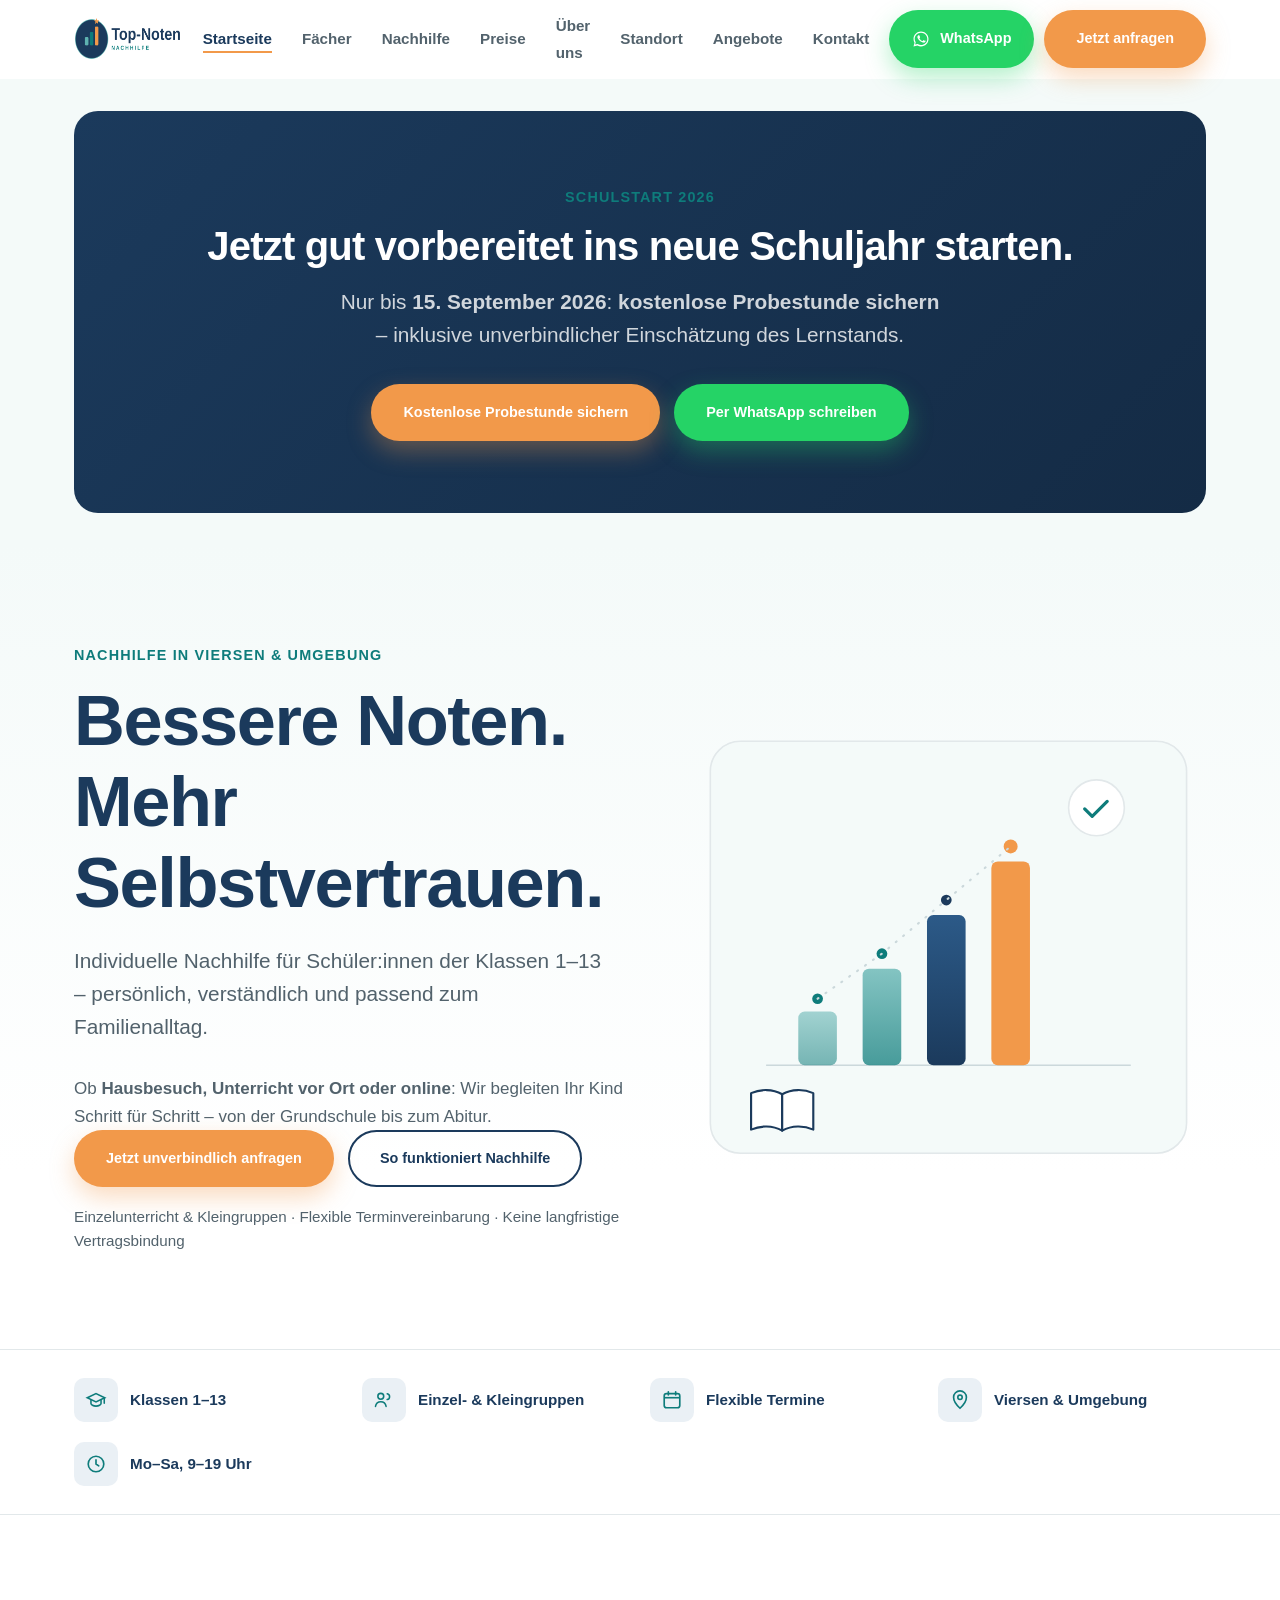
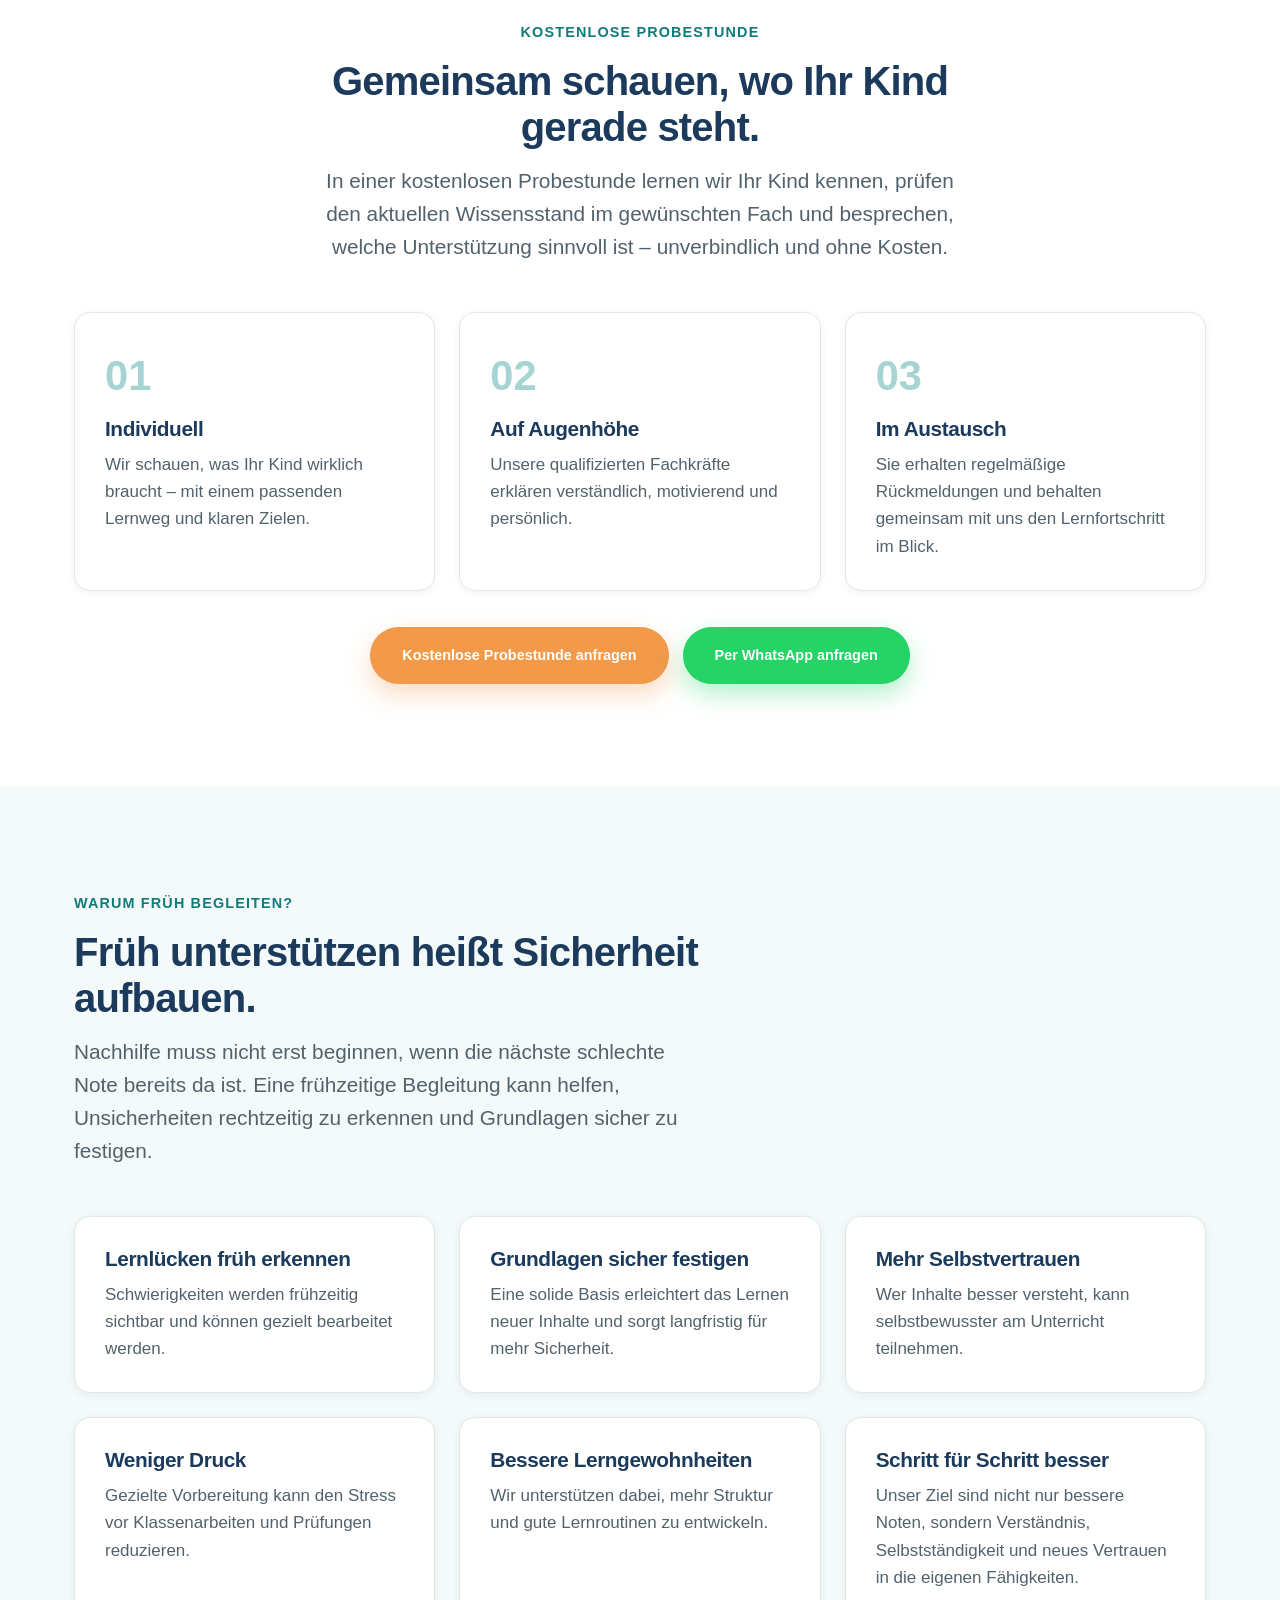
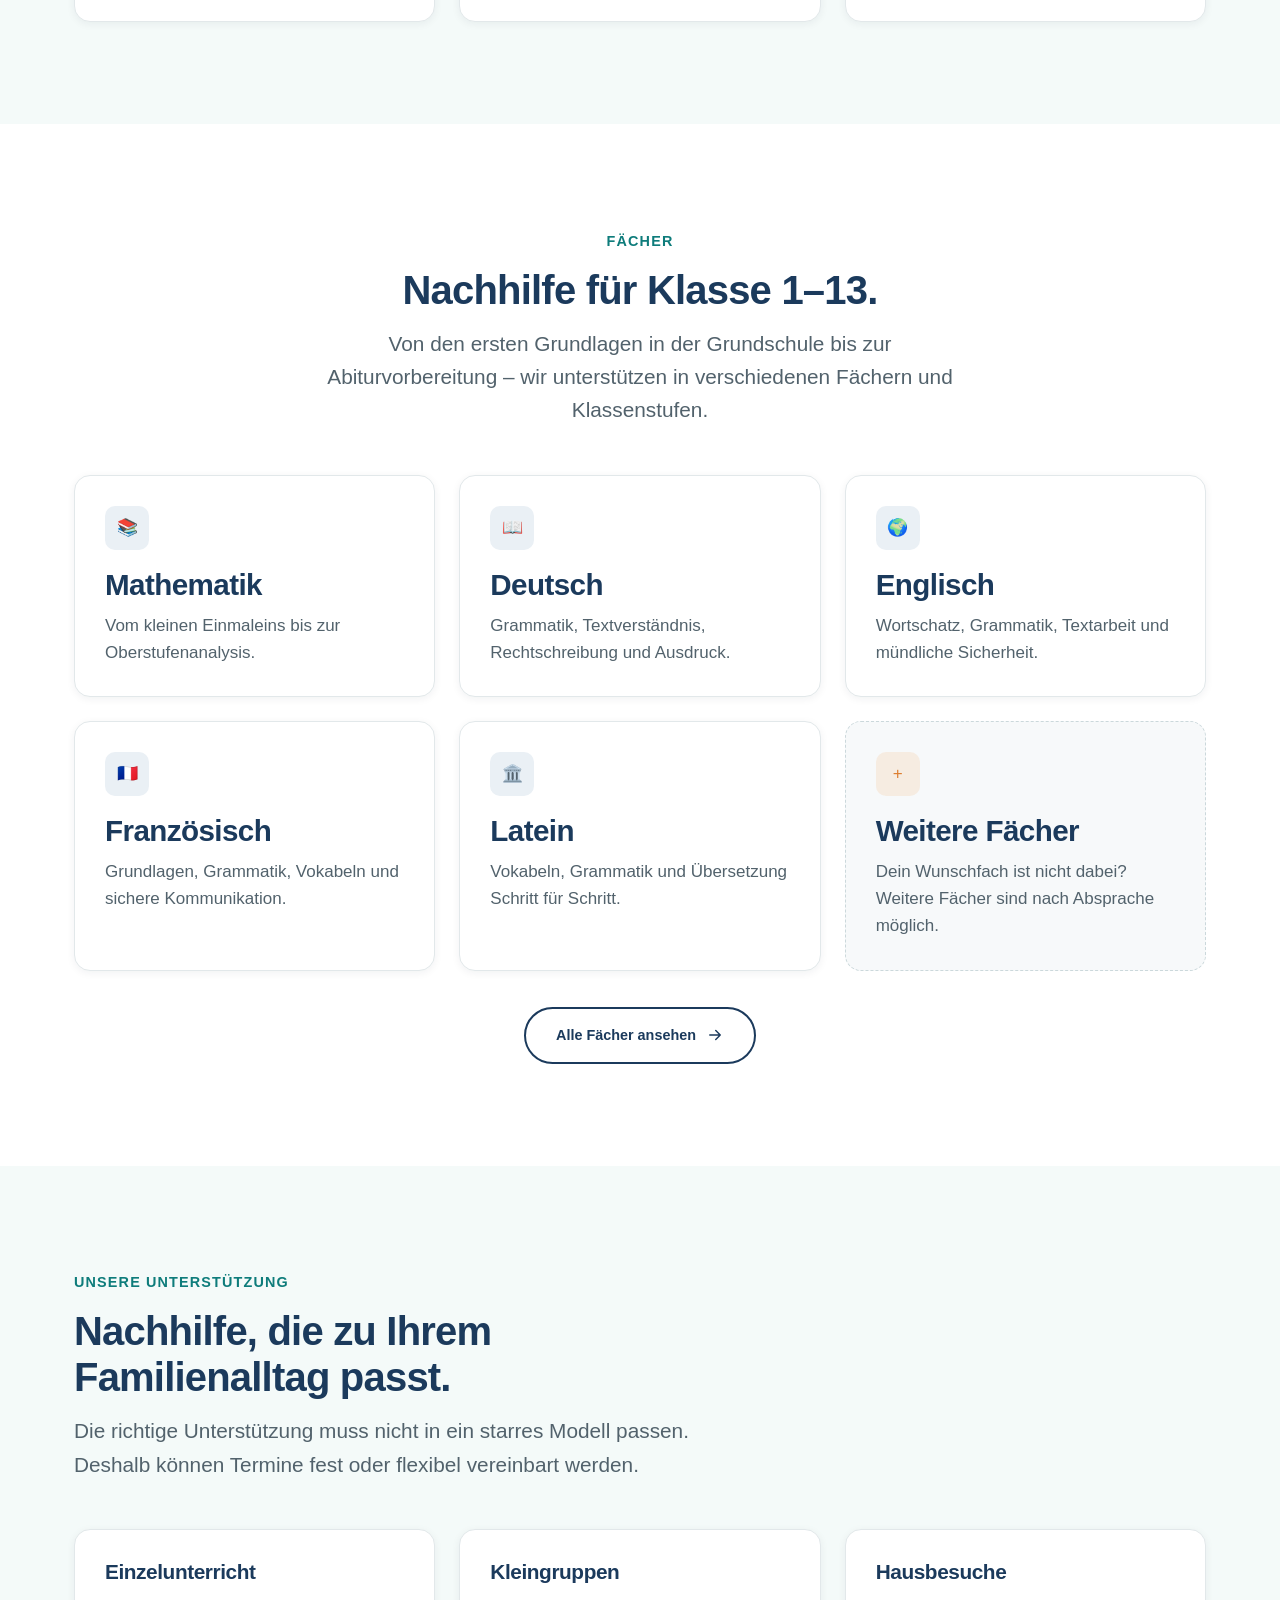
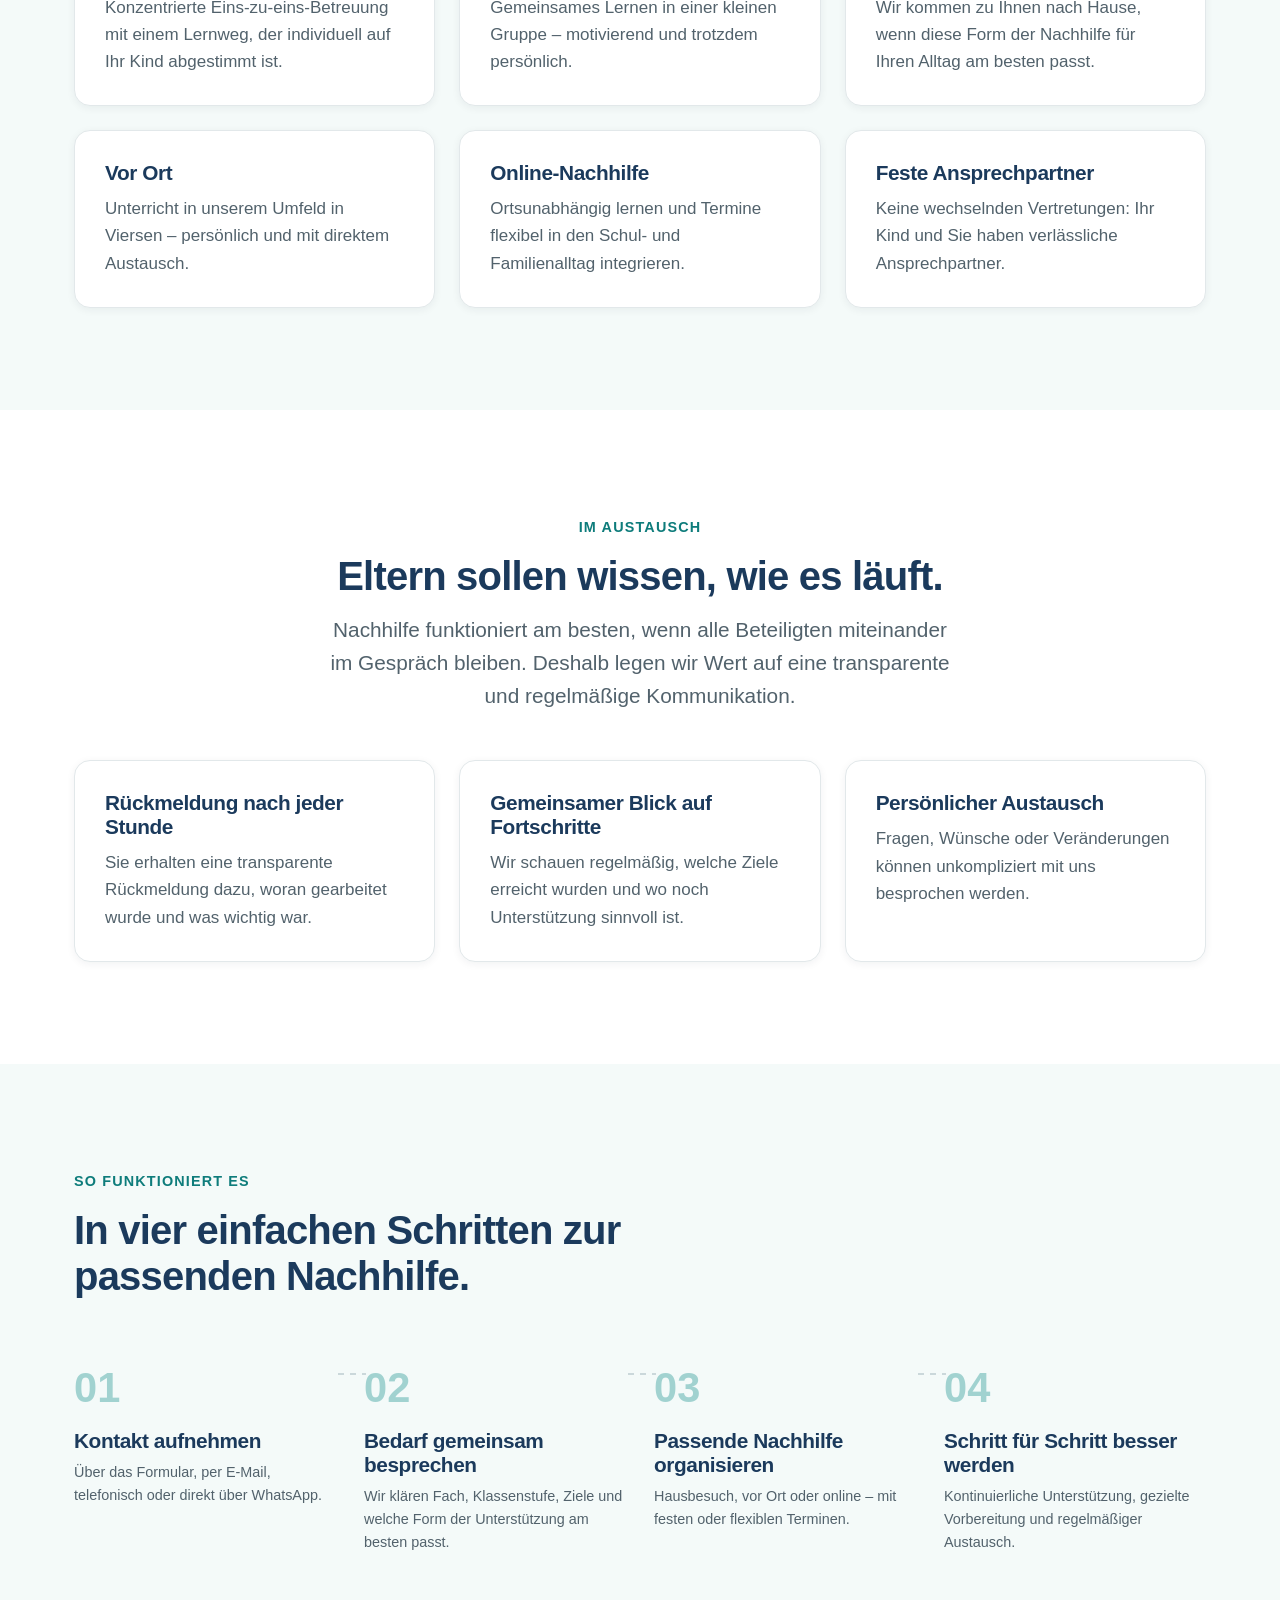
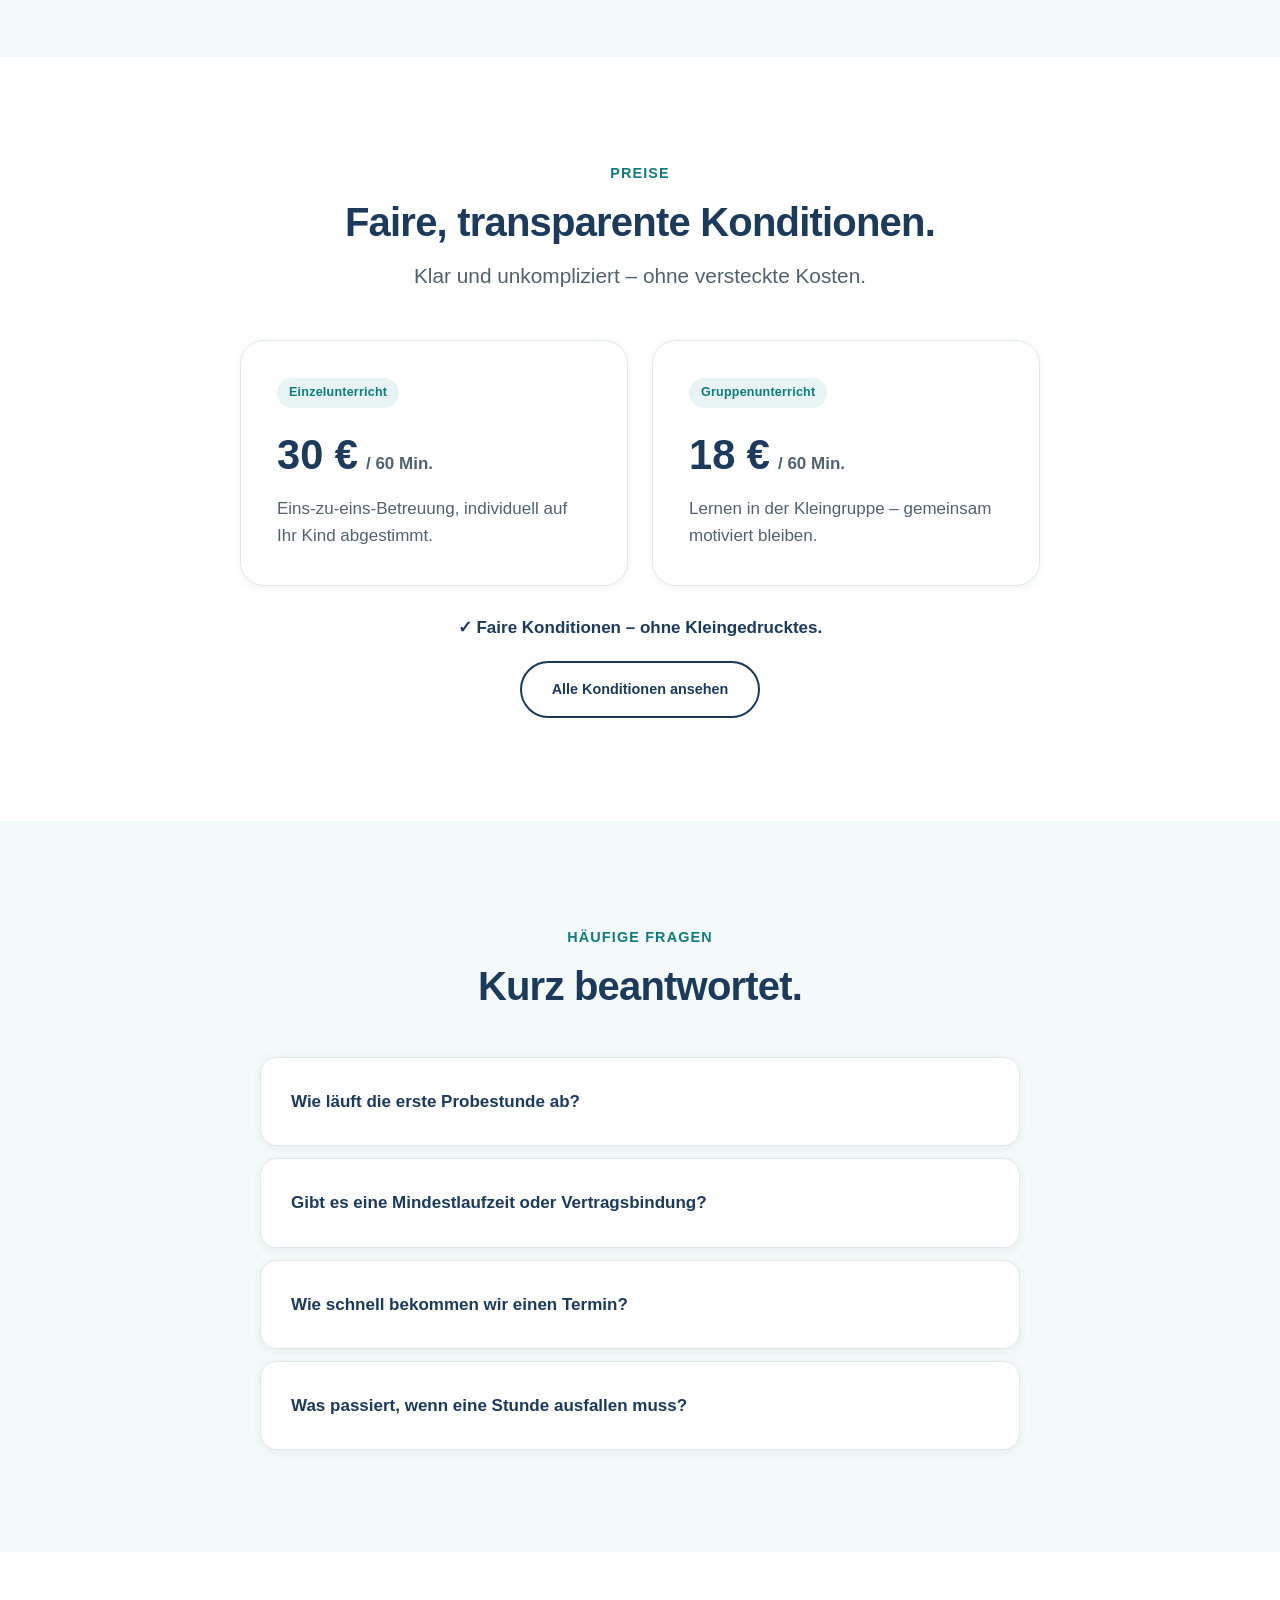
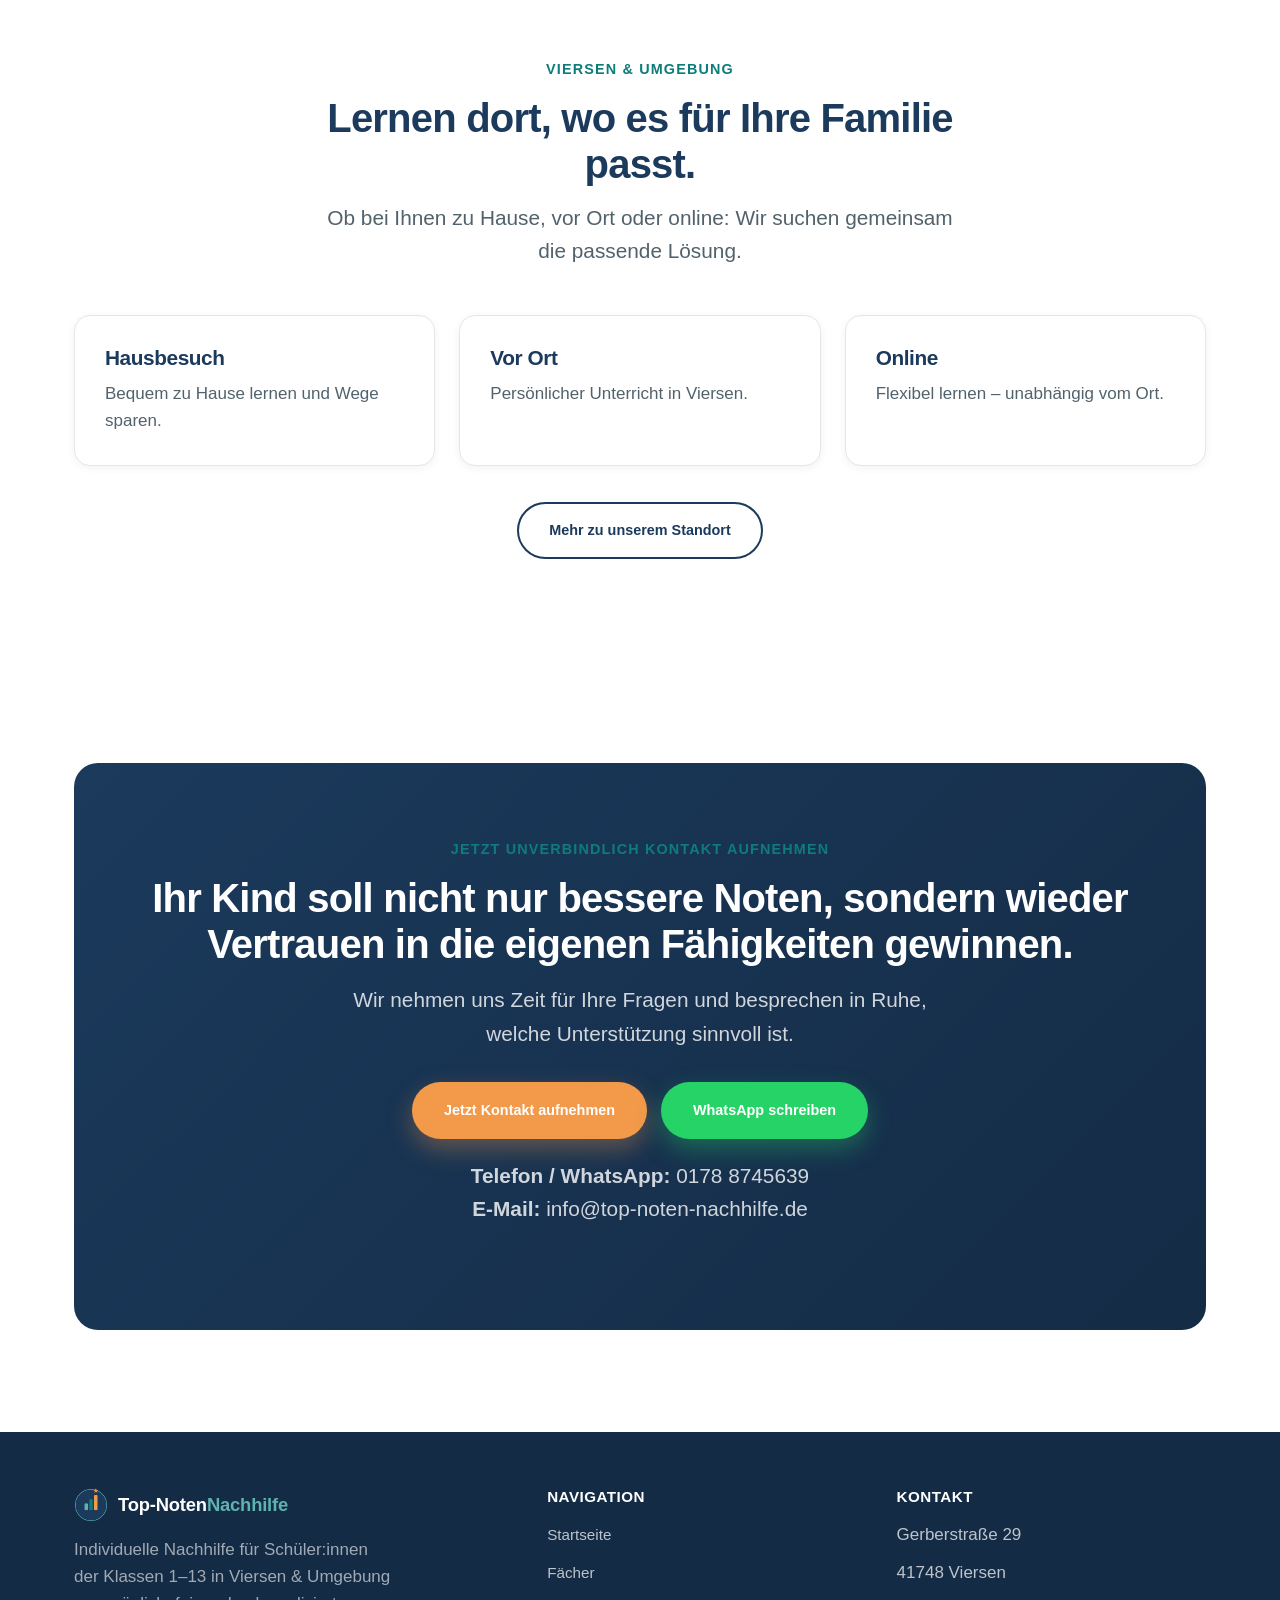
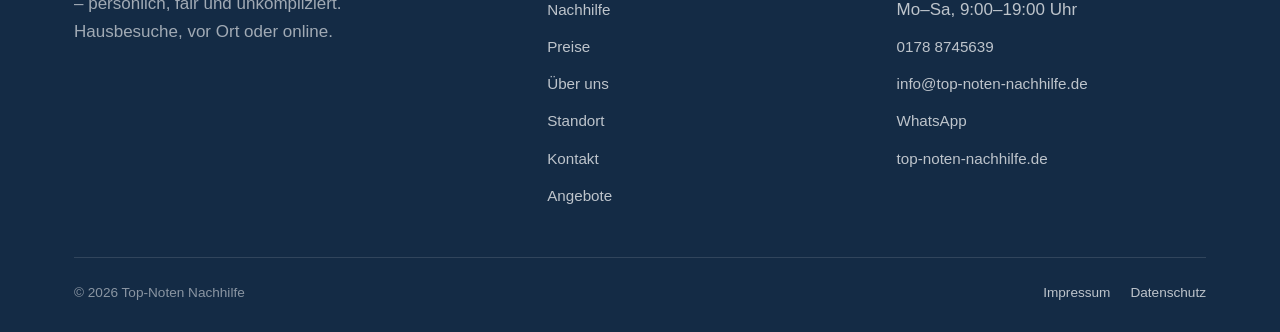
<file: index.html>
<!doctype html>
<html lang="de">
<head>
  <meta charset="UTF-8" />
  <meta name="viewport" content="width=device-width, initial-scale=1" />

  <title>Top-Noten Nachhilfe Viersen | Nachhilfe Klasse 1–13</title>

  <meta
    name="description"
    content="Top-Noten Nachhilfe in Viersen & Umgebung: individuelle Nachhilfe für Klasse 1–13 in Mathe, Deutsch, Englisch, Französisch und Latein. Hausbesuche, vor Ort oder online. Einzelunterricht & Kleingruppen."
  />

  <link rel="canonical" href="https://www.top-noten-nachhilfe.de/" />
  <meta name="robots" content="index, follow" />

  <meta property="og:type" content="website" />
  <meta property="og:site_name" content="Top-Noten Nachhilfe" />
  <meta property="og:image" content="https://www.top-noten-nachhilfe.de/assets/img/logo-horizontal.png" />
  <meta
    property="og:title"
    content="Top-Noten Nachhilfe Viersen | Nachhilfe für Klasse 1–13"
  />
  <meta
    property="og:description"
    content="Individuelle Nachhilfe für Klasse 1–13 in Viersen & Umgebung – Hausbesuche, vor Ort oder online. Einzelunterricht & Kleingruppen."
  />
  <meta property="og:url" content="https://www.top-noten-nachhilfe.de/" />
  <meta property="og:locale" content="de_DE" />

  <meta name="twitter:card" content="summary" />
  <meta
    name="twitter:title"
    content="Top-Noten Nachhilfe Viersen | Klasse 1–13"
  />
  <meta
    name="twitter:description"
    content="Individuelle Nachhilfe in Viersen & Umgebung – persönlich, fair und unkompliziert."
  />

  <link rel="icon" type="image/png" href="/assets/img/favicon.png" />
  <link rel="stylesheet" href="assets/css/style.css" />

  <noscript>
    <style>
      .reveal {
        opacity: 1 !important;
        transform: none !important;
      }
    </style>
  </noscript>
  <script type="application/ld+json">
  {
    "@context": "https://schema.org",
    "@type": "LocalBusiness",
    "name": "Top-Noten Nachhilfe",
    "image": "https://www.top-noten-nachhilfe.de/assets/img/logo-horizontal.png",
    "url": "https://www.top-noten-nachhilfe.de/",
    "telephone": "+491788745639",
    "email": "info@top-noten-nachhilfe.de",
    "priceRange": "€€",
    "address": {
      "@type": "PostalAddress",
      "streetAddress": "Gerberstraße 29",
      "postalCode": "41748",
      "addressLocality": "Viersen",
      "addressCountry": "DE"
    },
    "openingHoursSpecification": {
      "@type": "OpeningHoursSpecification",
      "dayOfWeek": ["Monday", "Tuesday", "Wednesday", "Thursday", "Friday", "Saturday"],
      "opens": "09:00",
      "closes": "19:00"
    }
  }
  </script>
</head>

<body class="">

  <a class="skip-link" href="#main">Zum Inhalt springen</a>

  <!-- HEADER -->
  <header class="site-header">
    <div class="container site-header__inner">

      <a
        class="brand"
        href="index.html"
        aria-label="Top-Noten Nachhilfe – Startseite"
      >
        <img
          src="assets/img/logo-horizontal.png"
          alt="Top-Noten Nachhilfe"
          class="brand__logo"
        />
      </a>

      <nav class="nav-desktop" aria-label="Hauptnavigation">
        <ul>
          <li><a href="index.html" aria-current="page">Startseite</a></li>
          <li><a href="faecher.html">Fächer</a></li>
          <li><a href="nachhilfe.html">Nachhilfe</a></li>
          <li><a href="preise.html">Preise</a></li>
          <li><a href="ueber-uns.html">Über uns</a></li>
          <li><a href="standort.html">Standort</a></li>
          <li><a href="angebote.html">Angebote</a></li>
          <li><a href="kontakt.html">Kontakt</a></li>
        </ul>
      </nav>

      <div style="display:flex; align-items:center; gap:10px;">
        <a
          class="btn btn-whatsapp header-cta"
          href="https://wa.me/491788745639"
          target="_blank"
          rel="noopener"
        >
          <svg viewBox="0 0 24 24" width="18" height="18" fill="currentColor" aria-hidden="true">
            <path d="M17.5 14.4c-.3-.1-1.7-.8-1.9-.9-.3-.1-.4-.1-.6.1-.2.3-.7.9-.8 1-.2.2-.3.2-.5.1-.3-.1-1.2-.4-2.2-1.4-.8-.7-1.4-1.6-1.5-1.9-.2-.3 0-.5.1-.6.1-.1.3-.3.4-.5.1-.1.2-.3.2-.4.1-.2 0-.3 0-.5-.1-.1-.6-1.5-.8-2-.2-.5-.4-.4-.6-.4h-.5c-.2 0-.5.1-.7.3-.2.3-.9.9-.9 2.1 0 1.3.9 2.5 1.1 2.7.1.2 1.9 2.9 4.6 4 .6.3 1.1.4 1.5.6.6.2 1.2.2 1.6.1.5-.1 1.7-.7 1.9-1.3.2-.6.2-1.1.2-1.3 0-.1-.2-.2-.4-.3Z"/>
            <path d="M12 2C6.5 2 2 6.4 2 11.9c0 1.9.5 3.6 1.4 5.1L2 22l5.2-1.4c1.4.8 3.1 1.3 4.8 1.3 5.5 0 10-4.4 10-9.9C22 6.4 17.5 2 12 2Zm0 18c-1.6 0-3.1-.4-4.4-1.2l-.3-.2-3.1.8.8-3-.2-.3C4.1 14.8 3.6 13.4 3.6 12 3.6 7.4 7.4 3.6 12 3.6S20.4 7.4 20.4 12 16.6 20 12 20Z"/>
          </svg>
          WhatsApp
        </a>

        <a class="btn btn-primary header-cta" href="kontakt.html">
          Jetzt anfragen
        </a>

        <button
          class="nav-toggle"
          aria-label="Menü öffnen"
          aria-expanded="false"
          aria-controls="mobile-nav"
        >
          <svg
            viewBox="0 0 24 24"
            width="24"
            height="24"
            fill="none"
            xmlns="http://www.w3.org/2000/svg"
          >
            <path
              d="M4 7h16M4 12h16M4 17h16"
              stroke="currentColor"
              stroke-width="2"
              stroke-linecap="round"
            />
          </svg>
        </button>
      </div>

    </div>
  </header>

  <!-- MOBILE NAV -->
  <div class="mobile-nav" id="mobile-nav">
    <div class="mobile-nav__inner">
      <a href="index.html" aria-current="page">Startseite</a>
      <a href="faecher.html">Fächer</a>
      <a href="nachhilfe.html">Nachhilfe</a>
      <a href="preise.html">Preise</a>
      <a href="ueber-uns.html">Über uns</a>
      <a href="standort.html">Standort</a>
      <a href="angebote.html">Angebote</a>
      <a href="kontakt.html">Kontakt</a>

      <a class="btn btn-primary btn-block" href="kontakt.html">
        Jetzt anfragen
      </a>
    </div>
  </div>

  <main id="main">

    <!-- SCHULSTART-AKTION -->
    <section class="section section--tint" style="padding-top:32px; padding-bottom:32px;">
      <div class="container">
        <div class="cta-band reveal">

          <span class="eyebrow" style="justify-content:center;">
            Schulstart 2026
          </span>

          <h2>Jetzt gut vorbereitet ins neue Schuljahr starten.</h2>

          <p>
            Nur bis <strong>15. September 2026</strong>:
            <strong>kostenlose Probestunde sichern</strong> – inklusive
            unverbindlicher Einschätzung des Lernstands.
          </p>

          <div
            id="countdown-wrap"
            style="max-width:420px; margin:18px auto 24px;"
          >
            <p
              id="countdown-label"
              style="
                margin:0 0 8px;
                font-weight:700;
                color:var(--orange);
                font-size:0.95rem;
              "
              aria-live="polite"
            ></p>

            <div
              style="
                width:100%;
                height:14px;
                border-radius:999px;
                background:rgba(242,153,74,0.15);
                overflow:hidden;
              "
              role="progressbar"
              aria-label="Verbleibende Zeit bis Aktionsende"
              id="countdown-track"
            >
              <div
                id="countdown-bar"
                style="
                  height:100%;
                  width:100%;
                  border-radius:999px;
                  background:linear-gradient(90deg, #F2994A, #F2C94C);
                  transition:width 0.6s ease;
                "
              ></div>
            </div>
          </div>

          <div class="cta-band__actions">
            <a class="btn btn-primary" href="kontakt.html">
              Kostenlose Probestunde sichern
            </a>

            <a
              class="btn btn-whatsapp"
              href="https://wa.me/491788745639"
              target="_blank"
              rel="noopener"
            >
              Per WhatsApp schreiben
            </a>
          </div>

        </div>
      </div>
    </section>

    <script>
      (function () {
        var label = document.getElementById('countdown-label');
        var bar = document.getElementById('countdown-bar');
        var track = document.getElementById('countdown-track');
        var wrap = document.getElementById('countdown-wrap');
        if (!label || !bar) return;

        var start = new Date('2026-08-01T00:00:00+02:00');
        var deadline = new Date('2026-09-15T23:59:59+02:00');
        var now = new Date();

        var totalMs = deadline - start;
        var remainingMs = deadline - now;
        var days = Math.ceil(remainingMs / (1000 * 60 * 60 * 24));

        if (remainingMs <= 0) {
          wrap.style.display = 'none';
        } else {
          var percentRemaining = Math.max(0, Math.min(100, (remainingMs / totalMs) * 100));
          bar.style.width = percentRemaining + '%';
          track.setAttribute('aria-valuenow', String(days));
          track.setAttribute('aria-valuemin', '0');

          if (days > 1) {
            label.textContent = 'Noch ' + days + ' Tage bis Aktionsende';
          } else {
            label.textContent = 'Nur noch heute: Aktion sichern';
          }
        }
      })();
    </script>


    <!-- HERO -->
    <section class="hero">
      <div class="container hero__grid">

        <div class="hero__copy reveal">

          <span class="eyebrow">
            Nachhilfe in Viersen & Umgebung
          </span>

          <h1>
            Bessere Noten.<br />
            Mehr Selbstvertrauen.
          </h1>

          <p class="lead">
            Individuelle Nachhilfe für Schüler:innen der Klassen 1–13 –
            persönlich, verständlich und passend zum Familienalltag.
          </p>

          <p>
            Ob <strong>Hausbesuch, Unterricht vor Ort oder online</strong>:
            Wir begleiten Ihr Kind Schritt für Schritt – von der Grundschule
            bis zum Abitur.
          </p>

          <div class="hero__actions">
            <a class="btn btn-primary" href="kontakt.html">
              Jetzt unverbindlich anfragen
            </a>

            <a class="btn btn-secondary" href="nachhilfe.html">
              So funktioniert Nachhilfe
            </a>
          </div>

          <p style="margin-top:18px; font-size:0.95rem;">
            Einzelunterricht & Kleingruppen · Flexible Terminvereinbarung ·
            Keine langfristige Vertragsbindung
          </p>
        </div>

        <div class="hero__art reveal" aria-hidden="true">
          <svg
            viewBox="0 0 480 420"
            width="100%"
            xmlns="http://www.w3.org/2000/svg"
            role="img"
          >

            <defs>
              <linearGradient id="barGrad1" x1="0" y1="1" x2="0" y2="0">
                <stop offset="0" stop-color="#0E7C7B"/>
                <stop offset="1" stop-color="#5EB2B0"/>
              </linearGradient>

              <linearGradient id="barGrad2" x1="0" y1="1" x2="0" y2="0">
                <stop offset="0" stop-color="#1B3A5C"/>
                <stop offset="1" stop-color="#2C5A88"/>
              </linearGradient>
            </defs>

            <rect
              x="18"
              y="18"
              width="444"
              height="384"
              rx="28"
              fill="#F4FAF9"
            />

            <rect
              x="18"
              y="18"
              width="444"
              height="384"
              rx="28"
              fill="none"
              stroke="#E2E8EA"
              stroke-width="1.5"
            />

            <line
              x1="70"
              y1="320"
              x2="410"
              y2="320"
              stroke="#CBD8DB"
              stroke-width="1.5"
            />

            <rect
              x="100"
              y="270"
              width="36"
              height="50"
              rx="6"
              fill="url(#barGrad1)"
              opacity="0.55"
            />

            <rect
              x="160"
              y="230"
              width="36"
              height="90"
              rx="6"
              fill="url(#barGrad1)"
              opacity="0.75"
            />

            <rect
              x="220"
              y="180"
              width="36"
              height="140"
              rx="6"
              fill="url(#barGrad2)"
            />

            <rect
              x="280"
              y="130"
              width="36"
              height="190"
              rx="6"
              fill="#F2994A"
            />

            <circle cx="118" cy="258" r="5" fill="#0E7C7B"/>
            <circle cx="178" cy="216" r="5" fill="#0E7C7B"/>
            <circle cx="238" cy="166" r="5" fill="#1B3A5C"/>
            <circle cx="298" cy="116" r="6.5" fill="#F2994A"/>

            <path
              d="M118 258 L178 216 L238 166 L298 116"
              stroke="#CBD8DB"
              stroke-width="2"
              stroke-dasharray="1 8"
              stroke-linecap="round"
              fill="none"
            />

            <g transform="translate(56,340)">
              <path
                d="M0 6c9-4 20-4 29 1v34c-9-5-20-5-29-1V6Z"
                fill="#FFFFFF"
                stroke="#1B3A5C"
                stroke-width="2"
                stroke-linejoin="round"
              />

              <path
                d="M58 6c-9-4-20-4-29 1v34c9-5 20-5 29-1V6Z"
                fill="#FFFFFF"
                stroke="#1B3A5C"
                stroke-width="2"
                stroke-linejoin="round"
              />
            </g>

            <g transform="translate(352,54)">
              <circle
                cx="26"
                cy="26"
                r="26"
                fill="#FFFFFF"
                stroke="#E2E8EA"
                stroke-width="1.5"
              />

              <path
                d="M15 27l7 7 14-14"
                stroke="#0E7C7B"
                stroke-width="3"
                stroke-linecap="round"
                stroke-linejoin="round"
                fill="none"
              />
            </g>

          </svg>
        </div>

      </div>
    </section>


    <!-- TRUST STRIP -->
    <section class="trust-strip">
      <div class="container">
        <ul>

          <li class="trust-item">
            <span class="icon-wrap">
              <svg viewBox="0 0 24 24" width="24" height="24" fill="none">
                <path
                  d="M2.5 9.5 12 5l9.5 4.5L12 14 2.5 9.5Z"
                  stroke="currentColor"
                  stroke-width="1.7"
                />
                <path
                  d="M6.5 11.7v4c0 1.3 2.5 3 5.5 3s5.5-1.7 5.5-3v-4"
                  stroke="currentColor"
                  stroke-width="1.7"
                />
                <path
                  d="M21 10v5.5"
                  stroke="currentColor"
                  stroke-width="1.7"
                  stroke-linecap="round"
                />
              </svg>
            </span>
            <span>Klassen 1–13</span>
          </li>

          <li class="trust-item">
            <span class="icon-wrap">
              <svg viewBox="0 0 24 24" width="24" height="24" fill="none">
                <circle cx="8.5" cy="8" r="3.2" stroke="currentColor" stroke-width="1.7"/>
                <path
                  d="M2.7 19c.6-3.2 3-5 5.8-5s5.2 1.8 5.8 5"
                  stroke="currentColor"
                  stroke-width="1.7"
                  stroke-linecap="round"
                />
                <path
                  d="M15.5 5.3c1.5.3 2.6 1.6 2.6 3.1 0 1.5-1.1 2.8-2.6 3.1"
                  stroke="currentColor"
                  stroke-width="1.7"
                  stroke-linecap="round"
                />
              </svg>
            </span>
            <span>Einzel- & Kleingruppen</span>
          </li>

          <li class="trust-item">
            <span class="icon-wrap">
              <svg viewBox="0 0 24 24" width="24" height="24" fill="none">
                <rect
                  x="3.5"
                  y="5"
                  width="17"
                  height="15.5"
                  rx="2.5"
                  stroke="currentColor"
                  stroke-width="1.8"
                />
                <path d="M3.5 9.5h17" stroke="currentColor" stroke-width="1.8"/>
                <path
                  d="M8 3v3.5M16 3v3.5"
                  stroke="currentColor"
                  stroke-width="1.8"
                  stroke-linecap="round"
                />
              </svg>
            </span>
            <span>Flexible Termine</span>
          </li>

          <li class="trust-item">
            <span class="icon-wrap">
              <svg viewBox="0 0 24 24" width="24" height="24" fill="none">
                <path
                  d="M12 21s7-6.4 7-12A7 7 0 0 0 5 9c0 5.6 7 12 7 12Z"
                  stroke="currentColor"
                  stroke-width="1.8"
                />
                <circle
                  cx="12"
                  cy="9"
                  r="2.4"
                  stroke="currentColor"
                  stroke-width="1.8"
                />
              </svg>
            </span>
            <span>Viersen & Umgebung</span>
          </li>

          <li class="trust-item">
            <span class="icon-wrap">
              <svg viewBox="0 0 24 24" width="24" height="24" fill="none">
                <circle cx="12" cy="12" r="8.5" stroke="currentColor" stroke-width="1.8"/>
                <path d="M12 7.5V12l3 2" stroke="currentColor" stroke-width="1.8" stroke-linecap="round" stroke-linejoin="round"/>
              </svg>
            </span>
            <span>Mo–Sa, 9–19 Uhr</span>
          </li>

        </ul>
      </div>
    </section>


    <!-- KOSTENLOSE PROBESTUNDE -->
    <section class="section">
      <div class="container">

        <div class="section-head section-head--center">
          <span class="eyebrow">
            Kostenlose Probestunde
          </span>

          <h2>
            Gemeinsam schauen, wo Ihr Kind gerade steht.
          </h2>

          <p>
            In einer kostenlosen Probestunde lernen wir Ihr Kind kennen,
            prüfen den aktuellen Wissensstand im gewünschten Fach und
            besprechen, welche Unterstützung sinnvoll ist – unverbindlich
            und ohne Kosten.
          </p>
        </div>

        <div class="grid grid--3">

          <div class="card reveal">
            <div class="step__num">01</div>
            <h4>Individuell</h4>
            <p>
              Wir schauen, was Ihr Kind wirklich braucht – mit einem
              passenden Lernweg und klaren Zielen.
            </p>
          </div>

          <div class="card reveal">
            <div class="step__num">02</div>
            <h4>Auf Augenhöhe</h4>
            <p>
              Unsere qualifizierten Fachkräfte erklären verständlich,
              motivierend und persönlich.
            </p>
          </div>

          <div class="card reveal">
            <div class="step__num">03</div>
            <h4>Im Austausch</h4>
            <p>
              Sie erhalten regelmäßige Rückmeldungen und behalten
              gemeinsam mit uns den Lernfortschritt im Blick.
            </p>
          </div>

        </div>

        <div
          class="text-center"
          style="
            display:flex;
            justify-content:center;
            gap:14px;
            flex-wrap:wrap;
            margin-top:36px;
          "
        >
          <a class="btn btn-primary" href="kontakt.html">
            Kostenlose Probestunde anfragen
          </a>

          <a
            class="btn btn-whatsapp"
            href="https://wa.me/491788745639"
            target="_blank"
            rel="noopener"
          >
            Per WhatsApp anfragen
          </a>
        </div>

      </div>
    </section>


    <!-- WARUM FRÜH BEGLEITEN -->
    <section class="section section--tint">
      <div class="container">

        <div class="section-head">
          <span class="eyebrow">
            Warum früh begleiten?
          </span>

          <h2>
            Früh unterstützen heißt Sicherheit aufbauen.
          </h2>

          <p>
            Nachhilfe muss nicht erst beginnen, wenn die nächste schlechte
            Note bereits da ist. Eine frühzeitige Begleitung kann helfen,
            Unsicherheiten rechtzeitig zu erkennen und Grundlagen sicher
            zu festigen.
          </p>
        </div>

        <div class="grid grid--3">

          <div class="card reveal">
            <h4>Lernlücken früh erkennen</h4>
            <p>
              Schwierigkeiten werden frühzeitig sichtbar und können
              gezielt bearbeitet werden.
            </p>
          </div>

          <div class="card reveal">
            <h4>Grundlagen sicher festigen</h4>
            <p>
              Eine solide Basis erleichtert das Lernen neuer Inhalte und
              sorgt langfristig für mehr Sicherheit.
            </p>
          </div>

          <div class="card reveal">
            <h4>Mehr Selbstvertrauen</h4>
            <p>
              Wer Inhalte besser versteht, kann selbstbewusster am
              Unterricht teilnehmen.
            </p>
          </div>

          <div class="card reveal">
            <h4>Weniger Druck</h4>
            <p>
              Gezielte Vorbereitung kann den Stress vor Klassenarbeiten
              und Prüfungen reduzieren.
            </p>
          </div>

          <div class="card reveal">
            <h4>Bessere Lerngewohnheiten</h4>
            <p>
              Wir unterstützen dabei, mehr Struktur und gute
              Lernroutinen zu entwickeln.
            </p>
          </div>

          <div class="card reveal">
            <h4>Schritt für Schritt besser</h4>
            <p>
              Unser Ziel sind nicht nur bessere Noten, sondern Verständnis,
              Selbstständigkeit und neues Vertrauen in die eigenen Fähigkeiten.
            </p>
          </div>

        </div>

      </div>
    </section>


    <!-- FÄCHER -->
    <section class="section" id="faecher-preview">
      <div class="container">

        <div class="section-head section-head--center">
          <span class="eyebrow">
            Fächer
          </span>

          <h2>
            Nachhilfe für Klasse 1–13.
          </h2>

          <p>
            Von den ersten Grundlagen in der Grundschule bis zur
            Abiturvorbereitung – wir unterstützen in verschiedenen
            Fächern und Klassenstufen.
          </p>
        </div>

        <div class="grid grid--3">

          <div class="card card--subject reveal">
            <div class="icon-wrap">📚</div>
            <h3>Mathematik</h3>
            <p>
              Vom kleinen Einmaleins bis zur Oberstufenanalysis.
            </p>
          </div>

          <div class="card card--subject reveal">
            <div class="icon-wrap">📖</div>
            <h3>Deutsch</h3>
            <p>
              Grammatik, Textverständnis, Rechtschreibung und Ausdruck.
            </p>
          </div>

          <div class="card card--subject reveal">
            <div class="icon-wrap">🌍</div>
            <h3>Englisch</h3>
            <p>
              Wortschatz, Grammatik, Textarbeit und mündliche Sicherheit.
            </p>
          </div>

          <div class="card card--subject reveal">
            <div class="icon-wrap">🇫🇷</div>
            <h3>Französisch</h3>
            <p>
              Grundlagen, Grammatik, Vokabeln und sichere Kommunikation.
            </p>
          </div>

          <div class="card card--subject reveal">
            <div class="icon-wrap">🏛️</div>
            <h3>Latein</h3>
            <p>
              Vokabeln, Grammatik und Übersetzung Schritt für Schritt.
            </p>
          </div>

          <div class="card card--subject card--ghost reveal">
            <div class="icon-wrap icon-wrap--orange">+</div>
            <h3>Weitere Fächer</h3>
            <p>
              Dein Wunschfach ist nicht dabei? Weitere Fächer sind
              nach Absprache möglich.
            </p>
          </div>

        </div>

        <p class="text-center" style="margin-top:36px;">
          <a class="btn btn-secondary" href="faecher.html">
            Alle Fächer ansehen
            <svg viewBox="0 0 24 24" width="24" height="24" fill="none">
              <path
                d="M5 12h14M13 6l6 6-6 6"
                stroke="currentColor"
                stroke-width="1.9"
                stroke-linecap="round"
                stroke-linejoin="round"
              />
            </svg>
          </a>
        </p>

      </div>
    </section>


    <!-- UNSERE UNTERSTÜTZUNG -->
    <section class="section section--tint">
      <div class="container">

        <div class="section-head">
          <span class="eyebrow">
            Unsere Unterstützung
          </span>

          <h2>
            Nachhilfe, die zu Ihrem Familienalltag passt.
          </h2>

          <p>
            Die richtige Unterstützung muss nicht in ein starres Modell
            passen. Deshalb können Termine fest oder flexibel vereinbart
            werden.
          </p>
        </div>

        <div class="grid grid--3">

          <div class="card reveal">
            <h4>Einzelunterricht</h4>
            <p>
              Konzentrierte Eins-zu-eins-Betreuung mit einem Lernweg,
              der individuell auf Ihr Kind abgestimmt ist.
            </p>
          </div>

          <div class="card reveal">
            <h4>Kleingruppen</h4>
            <p>
              Gemeinsames Lernen in einer kleinen Gruppe –
              motivierend und trotzdem persönlich.
            </p>
          </div>

          <div class="card reveal">
            <h4>Hausbesuche</h4>
            <p>
              Wir kommen zu Ihnen nach Hause, wenn diese Form der
              Nachhilfe für Ihren Alltag am besten passt.
            </p>
          </div>

          <div class="card reveal">
            <h4>Vor Ort</h4>
            <p>
              Unterricht in unserem Umfeld in Viersen –
              persönlich und mit direktem Austausch.
            </p>
          </div>

          <div class="card reveal">
            <h4>Online-Nachhilfe</h4>
            <p>
              Ortsunabhängig lernen und Termine flexibel in den
              Schul- und Familienalltag integrieren.
            </p>
          </div>

          <div class="card reveal">
            <h4>Feste Ansprechpartner</h4>
            <p>
              Keine wechselnden Vertretungen: Ihr Kind und Sie haben
              verlässliche Ansprechpartner.
            </p>
          </div>

        </div>

      </div>
    </section>


    <!-- RÜCKMELDUNG -->
    <section class="section">
      <div class="container">

        <div class="section-head section-head--center">
          <span class="eyebrow">
            Im Austausch
          </span>

          <h2>
            Eltern sollen wissen, wie es läuft.
          </h2>

          <p>
            Nachhilfe funktioniert am besten, wenn alle Beteiligten
            miteinander im Gespräch bleiben. Deshalb legen wir Wert auf
            eine transparente und regelmäßige Kommunikation.
          </p>
        </div>

        <div class="grid grid--3">

          <div class="card reveal">
            <h4>Rückmeldung nach jeder Stunde</h4>
            <p>
              Sie erhalten eine transparente Rückmeldung dazu,
              woran gearbeitet wurde und was wichtig war.
            </p>
          </div>

          <div class="card reveal">
            <h4>Gemeinsamer Blick auf Fortschritte</h4>
            <p>
              Wir schauen regelmäßig, welche Ziele erreicht wurden
              und wo noch Unterstützung sinnvoll ist.
            </p>
          </div>

          <div class="card reveal">
            <h4>Persönlicher Austausch</h4>
            <p>
              Fragen, Wünsche oder Veränderungen können unkompliziert
              mit uns besprochen werden.
            </p>
          </div>

        </div>

      </div>
    </section>


    <!-- SO FUNKTIONIERT ES -->
    <section class="section section--tint">
      <div class="container">

        <div class="section-head">
          <span class="eyebrow">
            So funktioniert es
          </span>

          <h2>
            In vier einfachen Schritten zur passenden Nachhilfe.
          </h2>
        </div>

        <div class="steps">

          <div class="step reveal">
            <div class="step__num">01</div>
            <h4>Kontakt aufnehmen</h4>
            <p>
              Über das Formular, per E-Mail, telefonisch oder direkt
              über WhatsApp.
            </p>
          </div>

          <div class="step reveal">
            <div class="step__num">02</div>
            <h4>Bedarf gemeinsam besprechen</h4>
            <p>
              Wir klären Fach, Klassenstufe, Ziele und welche Form der
              Unterstützung am besten passt.
            </p>
          </div>

          <div class="step reveal">
            <div class="step__num">03</div>
            <h4>Passende Nachhilfe organisieren</h4>
            <p>
              Hausbesuch, vor Ort oder online – mit festen oder
              flexiblen Terminen.
            </p>
          </div>

          <div class="step reveal">
            <div class="step__num">04</div>
            <h4>Schritt für Schritt besser werden</h4>
            <p>
              Kontinuierliche Unterstützung, gezielte Vorbereitung
              und regelmäßiger Austausch.
            </p>
          </div>

        </div>

      </div>
    </section>


    <!-- PREISE -->
    <section class="section">
      <div class="container">

        <div class="section-head section-head--center">
          <span class="eyebrow">
            Preise
          </span>

          <h2>
            Faire, transparente Konditionen.
          </h2>

          <p>
            Klar und unkompliziert – ohne versteckte Kosten.
          </p>
        </div>

        <div
          class="pricing-grid"
          style="max-width:800px; margin-inline:auto;"
        >

          <div class="price-card reveal">
            <span class="badge">
              Einzelunterricht
            </span>

            <div class="price-card__amount">
              <span class="num">30&nbsp;€</span>
              <span class="unit">/ 60 Min.</span>
            </div>

            <p>
              Eins-zu-eins-Betreuung, individuell auf Ihr Kind abgestimmt.
            </p>
          </div>

          <div class="price-card reveal">
            <span class="badge">
              Gruppenunterricht
            </span>

            <div class="price-card__amount">
              <span class="num">18&nbsp;€</span>
              <span class="unit">/ 60 Min.</span>
            </div>

            <p>
              Lernen in der Kleingruppe – gemeinsam motiviert bleiben.
            </p>
          </div>

        </div>

        <p
          class="text-center"
          style="
            margin-top:28px;
            justify-content:center;
            font-weight:700;
            color:var(--navy);
          "
        >
          ✓ Faire Konditionen – ohne Kleingedrucktes.
        </p>

        <p class="text-center" style="margin-top:20px;">
          <a class="btn btn-secondary" href="preise.html">
            Alle Konditionen ansehen
          </a>
        </p>

      </div>
    </section>


    <!-- FAQ -->
    <section class="section section--tint">
      <div class="container">

        <div class="section-head section-head--center">
          <span class="eyebrow">
            Häufige Fragen
          </span>

          <h2>
            Kurz beantwortet.
          </h2>
        </div>

        <div style="max-width:760px; margin-inline:auto; display:flex; flex-direction:column; gap:12px;">

          <details class="card reveal" style="cursor:pointer;">
            <summary style="font-weight:700; color:var(--navy); list-style:none;">
              Wie läuft die erste Probestunde ab?
            </summary>
            <p style="margin-top:12px;">
              Wir klären zunächst kurz den Bedarf und die Ziele Ihres
              Kindes und vereinbaren dann einen ersten Termin – vor Ort,
              als Hausbesuch oder online, ganz wie es passt.
            </p>
          </details>

          <details class="card reveal" style="cursor:pointer;">
            <summary style="font-weight:700; color:var(--navy); list-style:none;">
              Gibt es eine Mindestlaufzeit oder Vertragsbindung?
            </summary>
            <p style="margin-top:12px;">
              Nein. Die Nachhilfe kann flexibel gebucht und bei Bedarf
              jederzeit angepasst oder beendet werden.
            </p>
          </details>

          <details class="card reveal" style="cursor:pointer;">
            <summary style="font-weight:700; color:var(--navy); list-style:none;">
              Wie schnell bekommen wir einen Termin?
            </summary>
            <p style="margin-top:12px;">
              In der Regel können wir innerhalb weniger Tage nach der
              ersten Kontaktaufnahme einen passenden Termin anbieten.
            </p>
          </details>

          <details class="card reveal" style="cursor:pointer;">
            <summary style="font-weight:700; color:var(--navy); list-style:none;">
              Was passiert, wenn eine Stunde ausfallen muss?
            </summary>
            <p style="margin-top:12px;">
              Kein Problem – bitte einfach frühzeitig Bescheid geben,
              dann finden wir gemeinsam einen Ersatztermin.
            </p>
          </details>

        </div>

      </div>
    </section>


    <!-- STANDORTE / FLEXIBILITÄT -->
    <section class="section">
      <div class="container">

        <div class="section-head section-head--center">

          <span class="eyebrow">
            Viersen & Umgebung
          </span>

          <h2>
            Lernen dort, wo es für Ihre Familie passt.
          </h2>

          <p>
            Ob bei Ihnen zu Hause, vor Ort oder online:
            Wir suchen gemeinsam die passende Lösung.
          </p>

        </div>

        <div class="grid grid--3">

          <div class="card reveal">
            <h4>Hausbesuch</h4>
            <p>
              Bequem zu Hause lernen und Wege sparen.
            </p>
          </div>

          <div class="card reveal">
            <h4>Vor Ort</h4>
            <p>
              Persönlicher Unterricht in Viersen.
            </p>
          </div>

          <div class="card reveal">
            <h4>Online</h4>
            <p>
              Flexibel lernen – unabhängig vom Ort.
            </p>
          </div>

        </div>

        <p class="text-center" style="margin-top:36px;">
          <a class="btn btn-secondary" href="standort.html">
            Mehr zu unserem Standort
          </a>
        </p>

      </div>
    </section>


    <!-- KONTAKT CTA -->
    <section class="section">
      <div class="container">

        <div class="cta-band reveal">

          <span class="eyebrow" style="justify-content:center;">
            Jetzt unverbindlich Kontakt aufnehmen
          </span>

          <h2>
            Ihr Kind soll nicht nur bessere Noten,
            sondern wieder Vertrauen in die eigenen Fähigkeiten gewinnen.
          </h2>

          <p>
            Wir nehmen uns Zeit für Ihre Fragen und besprechen in Ruhe,
            welche Unterstützung sinnvoll ist.
          </p>

          <div class="cta-band__actions">

            <a class="btn btn-primary" href="kontakt.html">
              Jetzt Kontakt aufnehmen
            </a>

            <a
              class="btn btn-whatsapp"
              href="https://wa.me/491788745639"
              target="_blank"
              rel="noopener"
            >
              WhatsApp schreiben
            </a>

          </div>

          <p style="margin-top:20px;">
            <strong>Telefon / WhatsApp:</strong>
            <a href="tel:+491788745639">0178 8745639</a>
            <br />

            <strong>E-Mail:</strong>
            <a href="mailto:info@top-noten-nachhilfe.de">
              info@top-noten-nachhilfe.de
            </a>
          </p>

        </div>

      </div>
    </section>


  </main>


  <!-- FOOTER -->
  <footer class="site-footer">

    <div class="container">

      <div class="footer-grid">

        <div class="footer-brand">

          <div class="brand">

            <img
              src="assets/img/logo-icon.png"
              alt=""
              class="brand__icon"
              aria-hidden="true"
            />

            <span class="brand__name" style="color:#FFFFFF">
              Top-Noten<span
                class="brand__name-2"
                style="color:var(--teal-light)"
              >Nachhilfe</span>
            </span>

          </div>

          <p>
            Individuelle Nachhilfe für Schüler:innen der Klassen 1–13
            in Viersen & Umgebung – persönlich, fair und unkompliziert.
            Hausbesuche, vor Ort oder online.
          </p>

        </div>


        <div class="footer-col">

          <h4>Navigation</h4>

          <ul>
            <li><a href="index.html">Startseite</a></li>
            <li><a href="faecher.html">Fächer</a></li>
            <li><a href="nachhilfe.html">Nachhilfe</a></li>
            <li><a href="preise.html">Preise</a></li>
            <li><a href="ueber-uns.html">Über uns</a></li>
            <li><a href="standort.html">Standort</a></li>
            <li><a href="kontakt.html">Kontakt</a></li>
            <li><a href="angebote.html">Angebote</a></li>
          </ul>

        </div>


        <div class="footer-col">

          <h4>Kontakt</h4>

          <ul>
            <li>Gerberstraße 29</li>

            <li>41748 Viersen</li>

            <li>Mo–Sa, 9:00–19:00 Uhr</li>

            <li>
              <a href="tel:+491788745639">
                0178 8745639
              </a>
            </li>

            <li>
              <a href="mailto:info@top-noten-nachhilfe.de">
                info@top-noten-nachhilfe.de
              </a>
            </li>

            <li>
              <a
                href="https://wa.me/491788745639"
                target="_blank"
                rel="noopener"
              >
                WhatsApp
              </a>
            </li>

            <li>
              <a href="https://top-noten-nachhilfe.de/">
                top-noten-nachhilfe.de
              </a>
            </li>
          </ul>

        </div>

      </div>


      <div class="footer-bottom">

        <span>
          © <span data-year>2026</span> Top-Noten Nachhilfe
        </span>

        <ul>
          <li><a href="impressum.html">Impressum</a></li>
          <li><a href="datenschutz.html">Datenschutz</a></li>
        </ul>

      </div>

    </div>

  </footer>


  <script src="assets/js/main.js" defer></script>

</body>
</html>
</file>
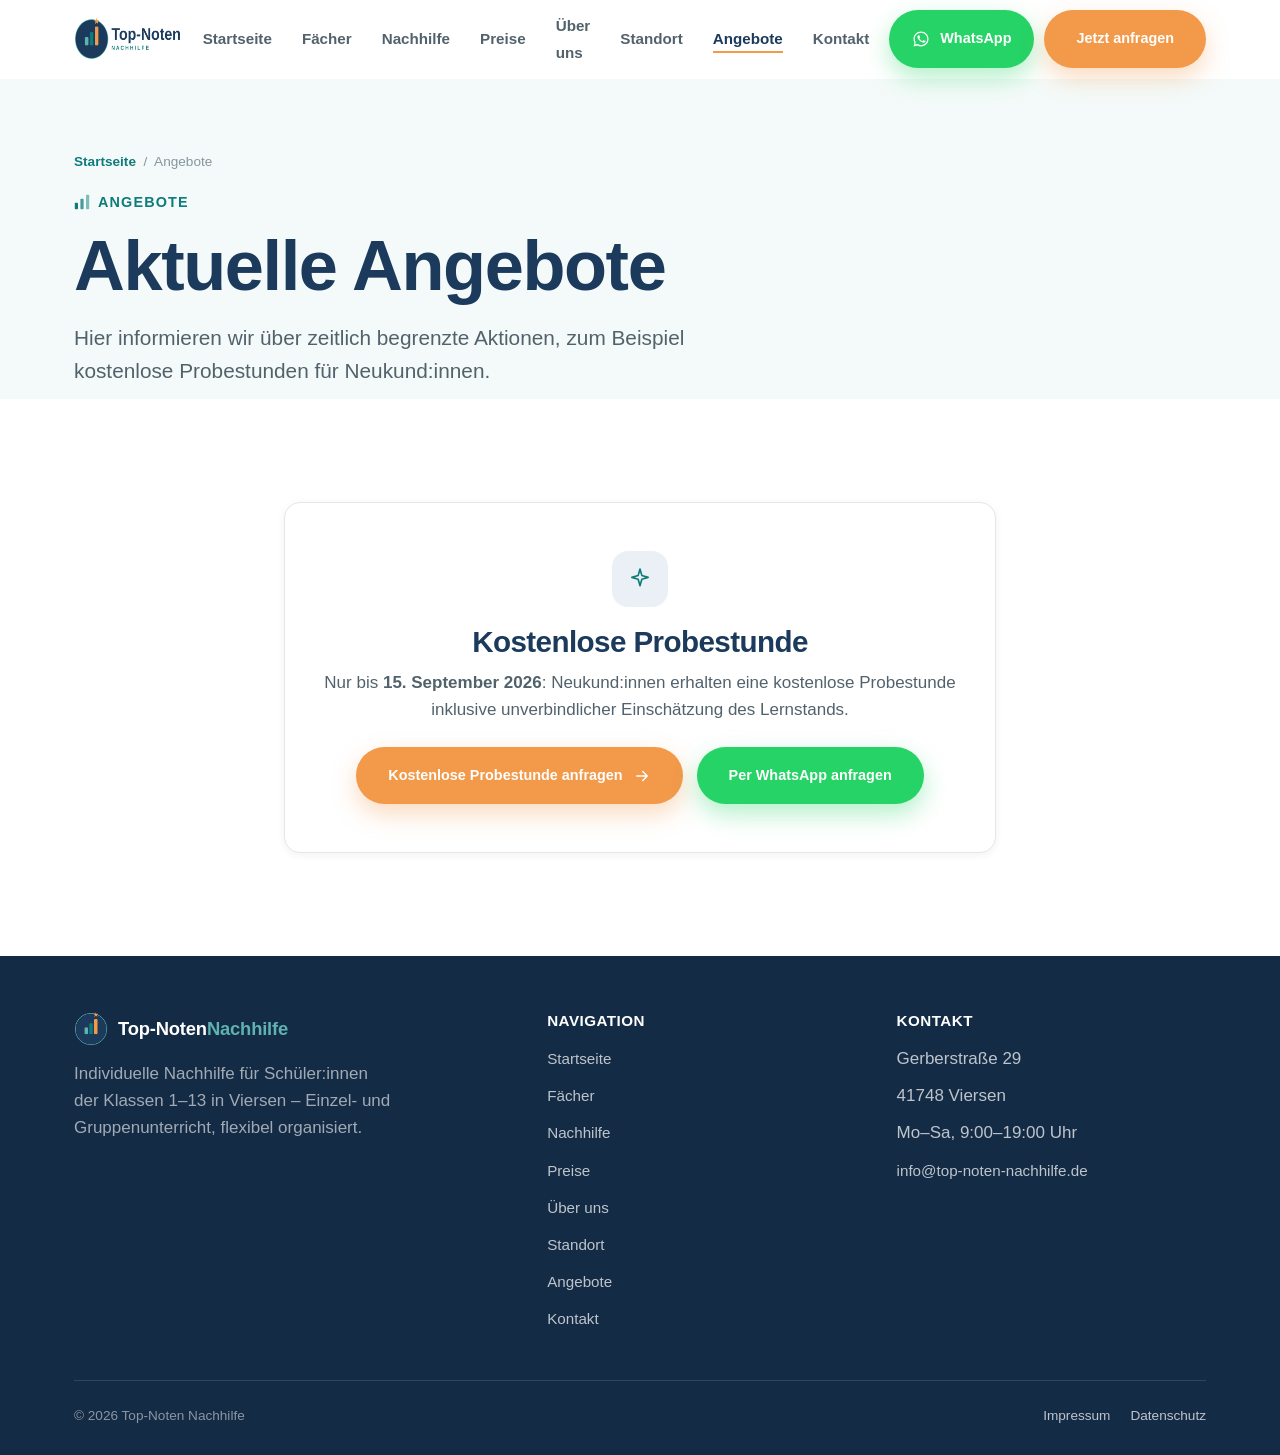
<file: angebote.html>
<!doctype html>
<html lang="de">
<head>
  <meta charset="UTF-8" />
  <meta name="viewport" content="width=device-width, initial-scale=1" />
  <title>Aktuelle Angebote | Top-Noten Nachhilfe Viersen</title>
  <meta name="description" content="Aktuelle Aktionen und Angebote von Top-Noten Nachhilfe in Viersen, zum Beispiel kostenlose Probestunden für Neukund:innen." />
  <link rel="canonical" href="https://www.top-noten-nachhilfe.de/angebote.html" />
  <meta name="robots" content="index, follow" />
  <meta property="og:type" content="website" />
  <meta property="og:site_name" content="Top-Noten Nachhilfe" />
  <meta property="og:image" content="https://www.top-noten-nachhilfe.de/assets/img/logo-horizontal.png" />
  <meta property="og:title" content="Aktuelle Angebote | Top-Noten Nachhilfe Viersen" />
  <meta property="og:description" content="Aktuelle Aktionen und Angebote von Top-Noten Nachhilfe in Viersen, zum Beispiel kostenlose Probestunden für Neukund:innen." />
  <meta property="og:url" content="https://www.top-noten-nachhilfe.de/angebote.html" />
  <meta property="og:locale" content="de_DE" />
  <meta name="twitter:card" content="summary" />
  <meta name="twitter:title" content="Aktuelle Angebote | Top-Noten Nachhilfe Viersen" />
  <meta name="twitter:description" content="Aktuelle Aktionen und Angebote von Top-Noten Nachhilfe in Viersen, zum Beispiel kostenlose Probestunden für Neukund:innen." />
  <link rel="icon" type="image/png" href="assets/img/favicon.png" />
  <link rel="stylesheet" href="assets/css/style.css" />
  <noscript><style>.reveal{opacity:1!important;transform:none!important}</style></noscript>
  <script type="application/ld+json">
  {
    "@context": "https://schema.org",
    "@type": "LocalBusiness",
    "name": "Top-Noten Nachhilfe",
    "image": "https://www.top-noten-nachhilfe.de/assets/img/logo-horizontal.png",
    "url": "https://www.top-noten-nachhilfe.de/",
    "telephone": "+491788745639",
    "email": "info@top-noten-nachhilfe.de",
    "priceRange": "€€",
    "address": {
      "@type": "PostalAddress",
      "streetAddress": "Gerberstraße 29",
      "postalCode": "41748",
      "addressLocality": "Viersen",
      "addressCountry": "DE"
    },
    "openingHoursSpecification": {
      "@type": "OpeningHoursSpecification",
      "dayOfWeek": ["Monday", "Tuesday", "Wednesday", "Thursday", "Friday", "Saturday"],
      "opens": "09:00",
      "closes": "19:00"
    }
  }
  </script>
</head>
<body class="">
  <a class="skip-link" href="#main">Zum Inhalt springen</a>
  <header class="site-header">
    <div class="container site-header__inner">
      <a class="brand" href="index.html" aria-label="Top-Noten Nachhilfe – Startseite">
        <img src="assets/img/logo-horizontal.png" alt="Top-Noten Nachhilfe" class="brand__logo" />
      </a>
      <nav class="nav-desktop" aria-label="Hauptnavigation">
        <ul>
          <li><a href="index.html">Startseite</a></li>
<li><a href="faecher.html">Fächer</a></li>
<li><a href="nachhilfe.html">Nachhilfe</a></li>
<li><a href="preise.html">Preise</a></li>
<li><a href="ueber-uns.html">Über uns</a></li>
<li><a href="standort.html">Standort</a></li>
<li><a href="angebote.html" aria-current="page">Angebote</a></li>
<li><a href="kontakt.html">Kontakt</a></li>
        </ul>
      </nav>
      <div style="display:flex; align-items:center; gap:10px;">
        <a
          class="btn btn-whatsapp header-cta"
          href="https://wa.me/491788745639"
          target="_blank"
          rel="noopener"
        >
          <svg viewBox="0 0 24 24" width="18" height="18" fill="currentColor" aria-hidden="true">
            <path d="M17.5 14.4c-.3-.1-1.7-.8-1.9-.9-.3-.1-.4-.1-.6.1-.2.3-.7.9-.8 1-.2.2-.3.2-.5.1-.3-.1-1.2-.4-2.2-1.4-.8-.7-1.4-1.6-1.5-1.9-.2-.3 0-.5.1-.6.1-.1.3-.3.4-.5.1-.1.2-.3.2-.4.1-.2 0-.3 0-.5-.1-.1-.6-1.5-.8-2-.2-.5-.4-.4-.6-.4h-.5c-.2 0-.5.1-.7.3-.2.3-.9.9-.9 2.1 0 1.3.9 2.5 1.1 2.7.1.2 1.9 2.9 4.6 4 .6.3 1.1.4 1.5.6.6.2 1.2.2 1.6.1.5-.1 1.7-.7 1.9-1.3.2-.6.2-1.1.2-1.3 0-.1-.2-.2-.4-.3Z"/>
            <path d="M12 2C6.5 2 2 6.4 2 11.9c0 1.9.5 3.6 1.4 5.1L2 22l5.2-1.4c1.4.8 3.1 1.3 4.8 1.3 5.5 0 10-4.4 10-9.9C22 6.4 17.5 2 12 2Zm0 18c-1.6 0-3.1-.4-4.4-1.2l-.3-.2-3.1.8.8-3-.2-.3C4.1 14.8 3.6 13.4 3.6 12 3.6 7.4 7.4 3.6 12 3.6S20.4 7.4 20.4 12 16.6 20 12 20Z"/>
          </svg>
          WhatsApp
        </a>

        <a class="btn btn-primary header-cta" href="kontakt.html">Jetzt anfragen</a>
        <button class="nav-toggle" aria-label="Menü öffnen" aria-expanded="false" aria-controls="mobile-nav">
          <svg viewBox="0 0 24 24" width="24" height="24" fill="none" xmlns="http://www.w3.org/2000/svg" ><path d="M4 7h16M4 12h16M4 17h16" stroke="currentColor" stroke-width="2" stroke-linecap="round"/></svg>
        </button>
      </div>
    </div>
  </header>
  <div class="mobile-nav" id="mobile-nav">
    <div class="mobile-nav__inner">
      <a href="index.html">Startseite</a>
<a href="faecher.html">Fächer</a>
<a href="nachhilfe.html">Nachhilfe</a>
<a href="preise.html">Preise</a>
<a href="ueber-uns.html">Über uns</a>
<a href="standort.html">Standort</a>
<a href="angebote.html">Angebote</a>
<a href="kontakt.html">Kontakt</a>
      <a class="btn btn-primary btn-block" href="kontakt.html">Jetzt anfragen</a>
    </div>
  </div>
  <main id="main">
    <section class="page-hero">
      <div class="container">
        <p class="breadcrumb"><a href="index.html">Startseite</a> &nbsp;/&nbsp; Angebote</p>
        <span class="eyebrow"><svg class="bars" width="16" height="16" viewBox="0 0 20 20" fill="none" xmlns="http://www.w3.org/2000/svg" aria-hidden="true"><rect x="1" y="11" width="4" height="8" rx="1" fill="currentColor"/><rect x="8" y="6" width="4" height="13" rx="1" fill="currentColor" opacity="0.75"/><rect x="15" y="1" width="4" height="18" rx="1" fill="currentColor" opacity="0.5"/></svg>Angebote</span>
        <h1>Aktuelle Angebote</h1>
        <p class="lead">Hier informieren wir über zeitlich begrenzte Aktionen, zum Beispiel kostenlose Probestunden für Neukund:innen.</p>
      </div>
    </section><section class="section">
      <div class="container container--narrow">
        <div class="card reveal text-center" style="padding:48px 32px;">
          <div class="icon-wrap icon-wrap--lg" style="margin-inline:auto; margin-bottom:18px;"><svg viewBox="0 0 24 24" width="24" height="24" fill="none" xmlns="http://www.w3.org/2000/svg" ><path d="M12 3.5 13.6 9l5.4 1.6-5.4 1.6L12 17.7l-1.6-5.5L5 10.6 10.4 9 12 3.5Z" stroke="currentColor" stroke-width="1.4" stroke-linejoin="round"/></svg></div>
          <h3>Kostenlose Probestunde</h3>
          <p style="margin-top:10px;">Nur bis <strong>15. September 2026</strong>: Neukund:innen erhalten eine kostenlose Probestunde inklusive unverbindlicher Einschätzung des Lernstands.</p>

          <div
            id="countdown-wrap"
            style="max-width:420px; margin:22px auto 0;"
          >
            <p
              id="countdown-label"
              style="
                margin:0 0 8px;
                font-weight:700;
                color:var(--orange);
                font-size:0.95rem;
              "
              aria-live="polite"
            ></p>

            <div
              style="
                width:100%;
                height:14px;
                border-radius:999px;
                background:rgba(242,153,74,0.15);
                overflow:hidden;
              "
              role="progressbar"
              aria-label="Verbleibende Zeit bis Aktionsende"
              id="countdown-track"
            >
              <div
                id="countdown-bar"
                style="
                  height:100%;
                  width:100%;
                  border-radius:999px;
                  background:linear-gradient(90deg, #F2994A, #F2C94C);
                  transition:width 0.6s ease;
                "
              ></div>
            </div>
          </div>

          <div style="display:flex; justify-content:center; gap:14px; flex-wrap:wrap; margin-top:24px;">
            <a class="btn btn-primary" href="kontakt.html">Kostenlose Probestunde anfragen <svg viewBox="0 0 24 24" width="24" height="24" fill="none" xmlns="http://www.w3.org/2000/svg" ><path d="M5 12h14M13 6l6 6-6 6" stroke="currentColor" stroke-width="1.9" stroke-linecap="round" stroke-linejoin="round"/></svg></a>
            <a class="btn btn-whatsapp" href="https://wa.me/491788745639" target="_blank" rel="noopener">Per WhatsApp anfragen</a>
          </div>
        </div>
      </div>
    </section>

    <script>
      (function () {
        var label = document.getElementById('countdown-label');
        var bar = document.getElementById('countdown-bar');
        var track = document.getElementById('countdown-track');
        var wrap = document.getElementById('countdown-wrap');
        if (!label || !bar) return;

        var start = new Date('2026-08-01T00:00:00+02:00');
        var deadline = new Date('2026-09-15T23:59:59+02:00');
        var now = new Date();

        var totalMs = deadline - start;
        var remainingMs = deadline - now;
        var days = Math.ceil(remainingMs / (1000 * 60 * 60 * 24));

        if (remainingMs <= 0) {
          wrap.style.display = 'none';
        } else {
          var percentRemaining = Math.max(0, Math.min(100, (remainingMs / totalMs) * 100));
          bar.style.width = percentRemaining + '%';
          track.setAttribute('aria-valuenow', String(days));
          track.setAttribute('aria-valuemin', '0');

          if (days > 1) {
            label.textContent = 'Noch ' + days + ' Tage bis Aktionsende';
          } else {
            label.textContent = 'Nur noch heute: Aktion sichern';
          }
        }
      })();
    </script>
  </main>
  <footer class="site-footer">
    <div class="container">
      <div class="footer-grid">
        <div class="footer-brand">
          <div class="brand"><img src="assets/img/logo-icon.png" alt="" class="brand__icon" aria-hidden="true" />
            <span class="brand__name" style="color:#FFFFFF">Top-Noten<span class="brand__name-2" style="color:var(--teal-light)">Nachhilfe</span></span>
</div>
          <p>Individuelle Nachhilfe für Schüler:innen der Klassen 1–13 in Viersen – Einzel- und Gruppenunterricht, flexibel organisiert.</p>
        </div>
        <div class="footer-col">
          <h4>Navigation</h4>
          <ul>
            <li><a href="index.html">Startseite</a></li>
<li><a href="faecher.html">Fächer</a></li>
<li><a href="nachhilfe.html">Nachhilfe</a></li>
<li><a href="preise.html">Preise</a></li>
<li><a href="ueber-uns.html">Über uns</a></li>
<li><a href="standort.html">Standort</a></li>
<li><a href="angebote.html">Angebote</a></li>
<li><a href="kontakt.html">Kontakt</a></li>
          </ul>
        </div>
        <div class="footer-col">
          <h4>Kontakt</h4>
          <ul>
            <li>Gerberstraße 29</li>
            <li>41748 Viersen</li>
            <li>Mo–Sa, 9:00–19:00 Uhr</li>
            <li><a href="mailto:info@top-noten-nachhilfe.de">info@top-noten-nachhilfe.de</a></li>
          </ul>
        </div>
      </div>
      <div class="footer-bottom">
        <span>© <span data-year>2026</span> Top-Noten Nachhilfe</span>
        <ul>
          <li><a href="impressum.html">Impressum</a></li>
          <li><a href="datenschutz.html">Datenschutz</a></li>
        </ul>
      </div>
    </div>
  </footer>
  <script src="assets/js/main.js" defer></script>
</body>
</html>
</file>
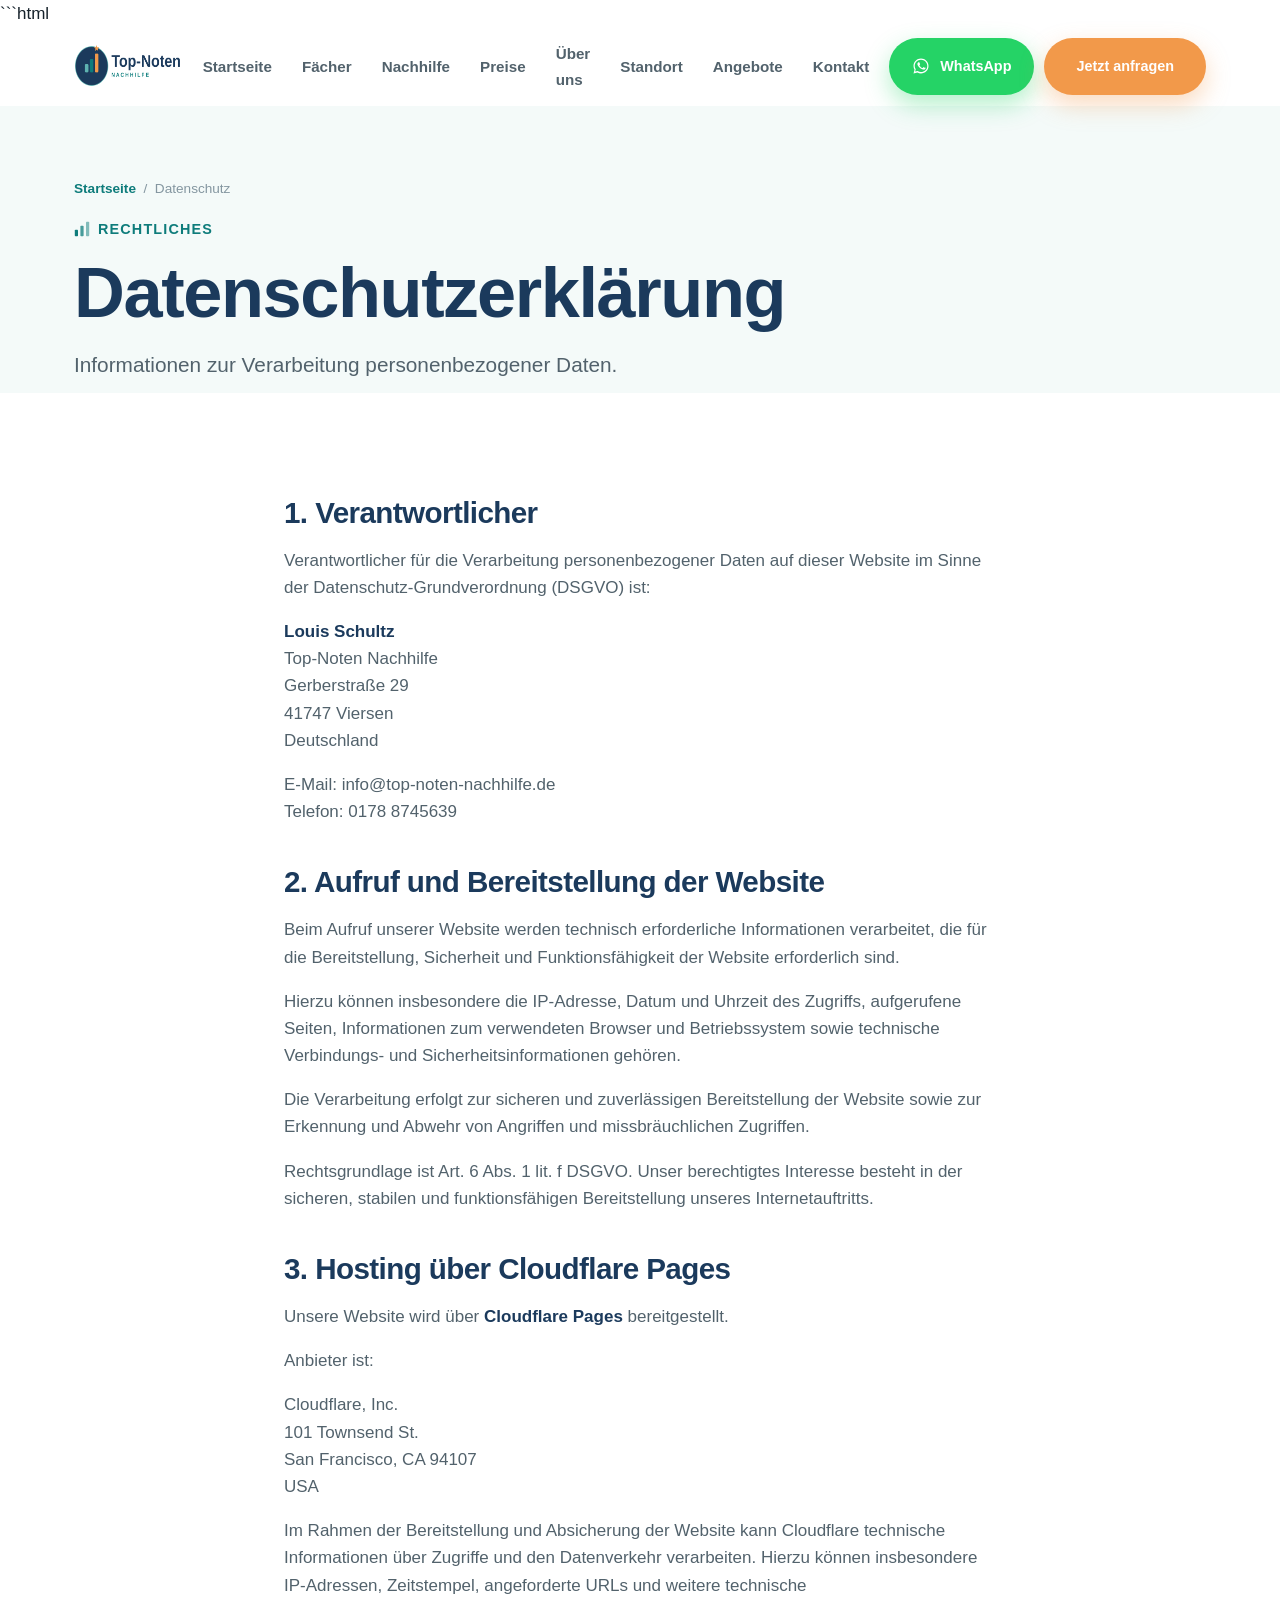
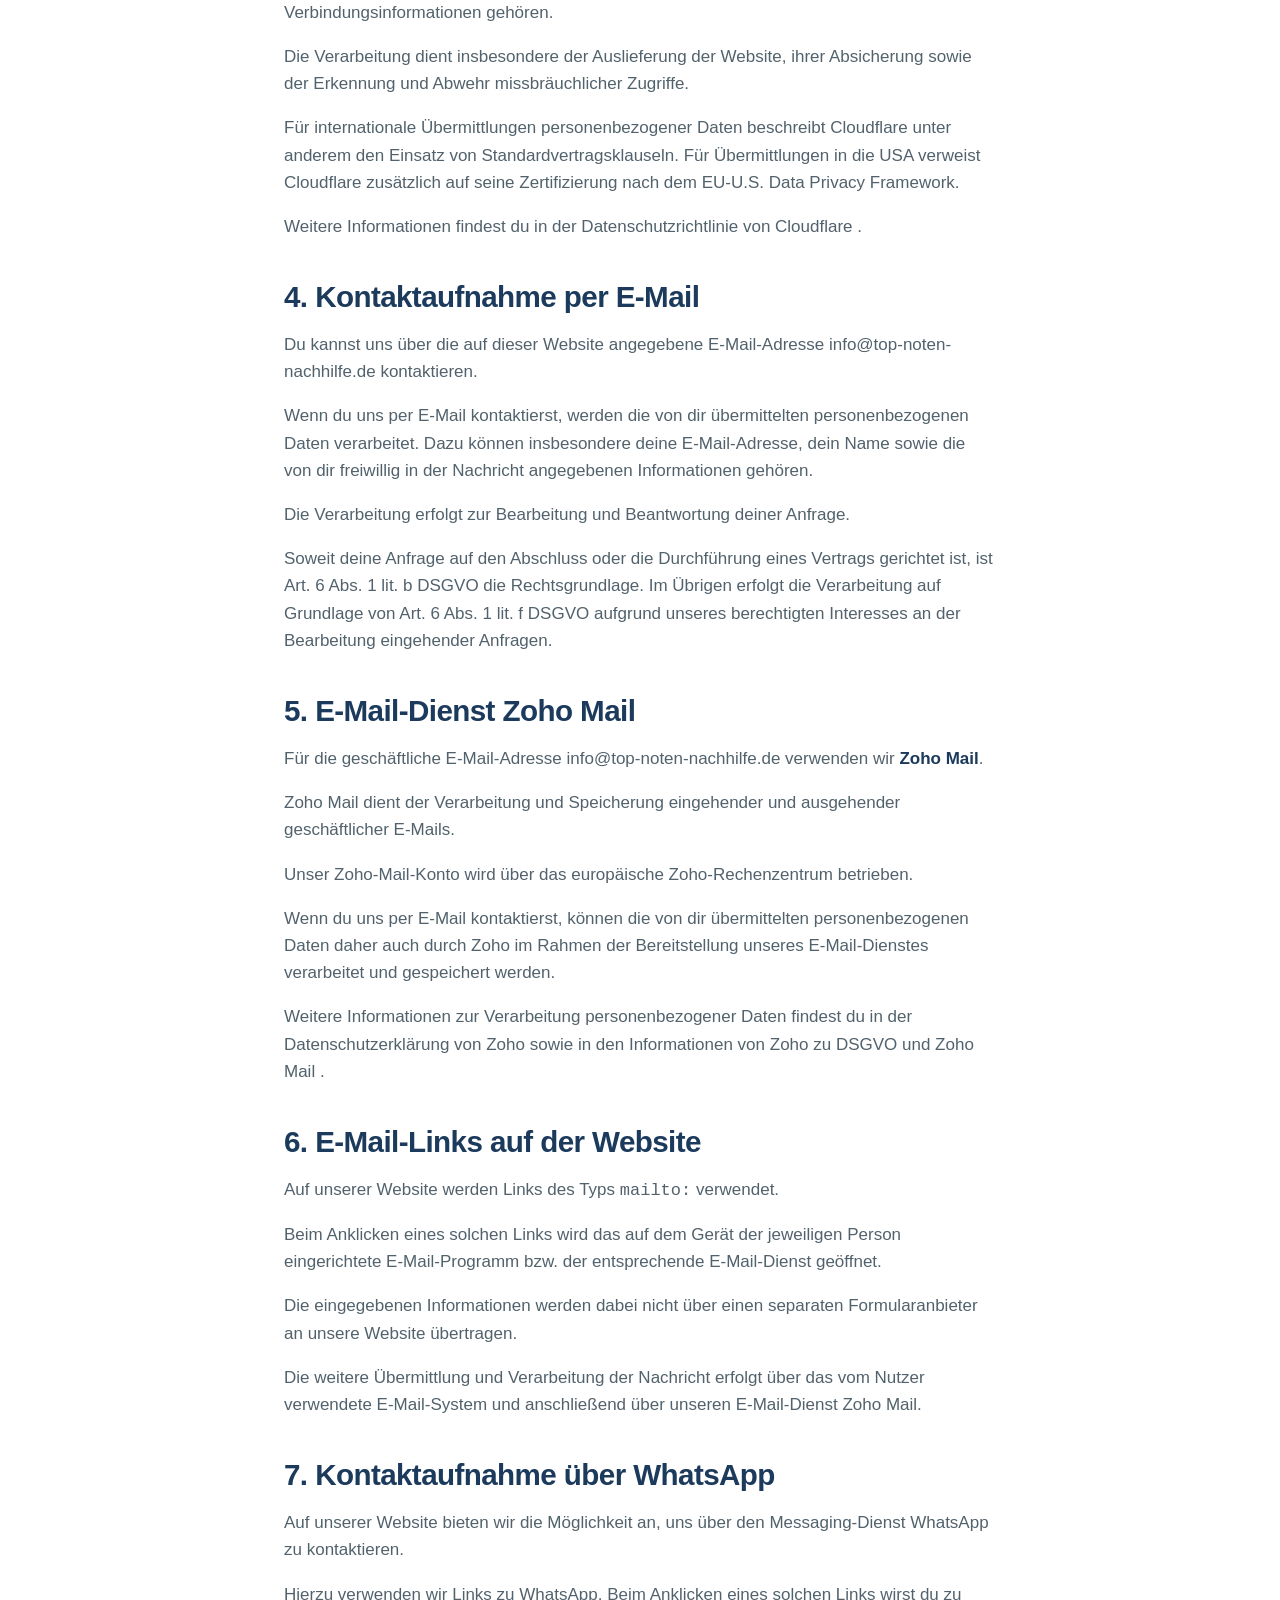
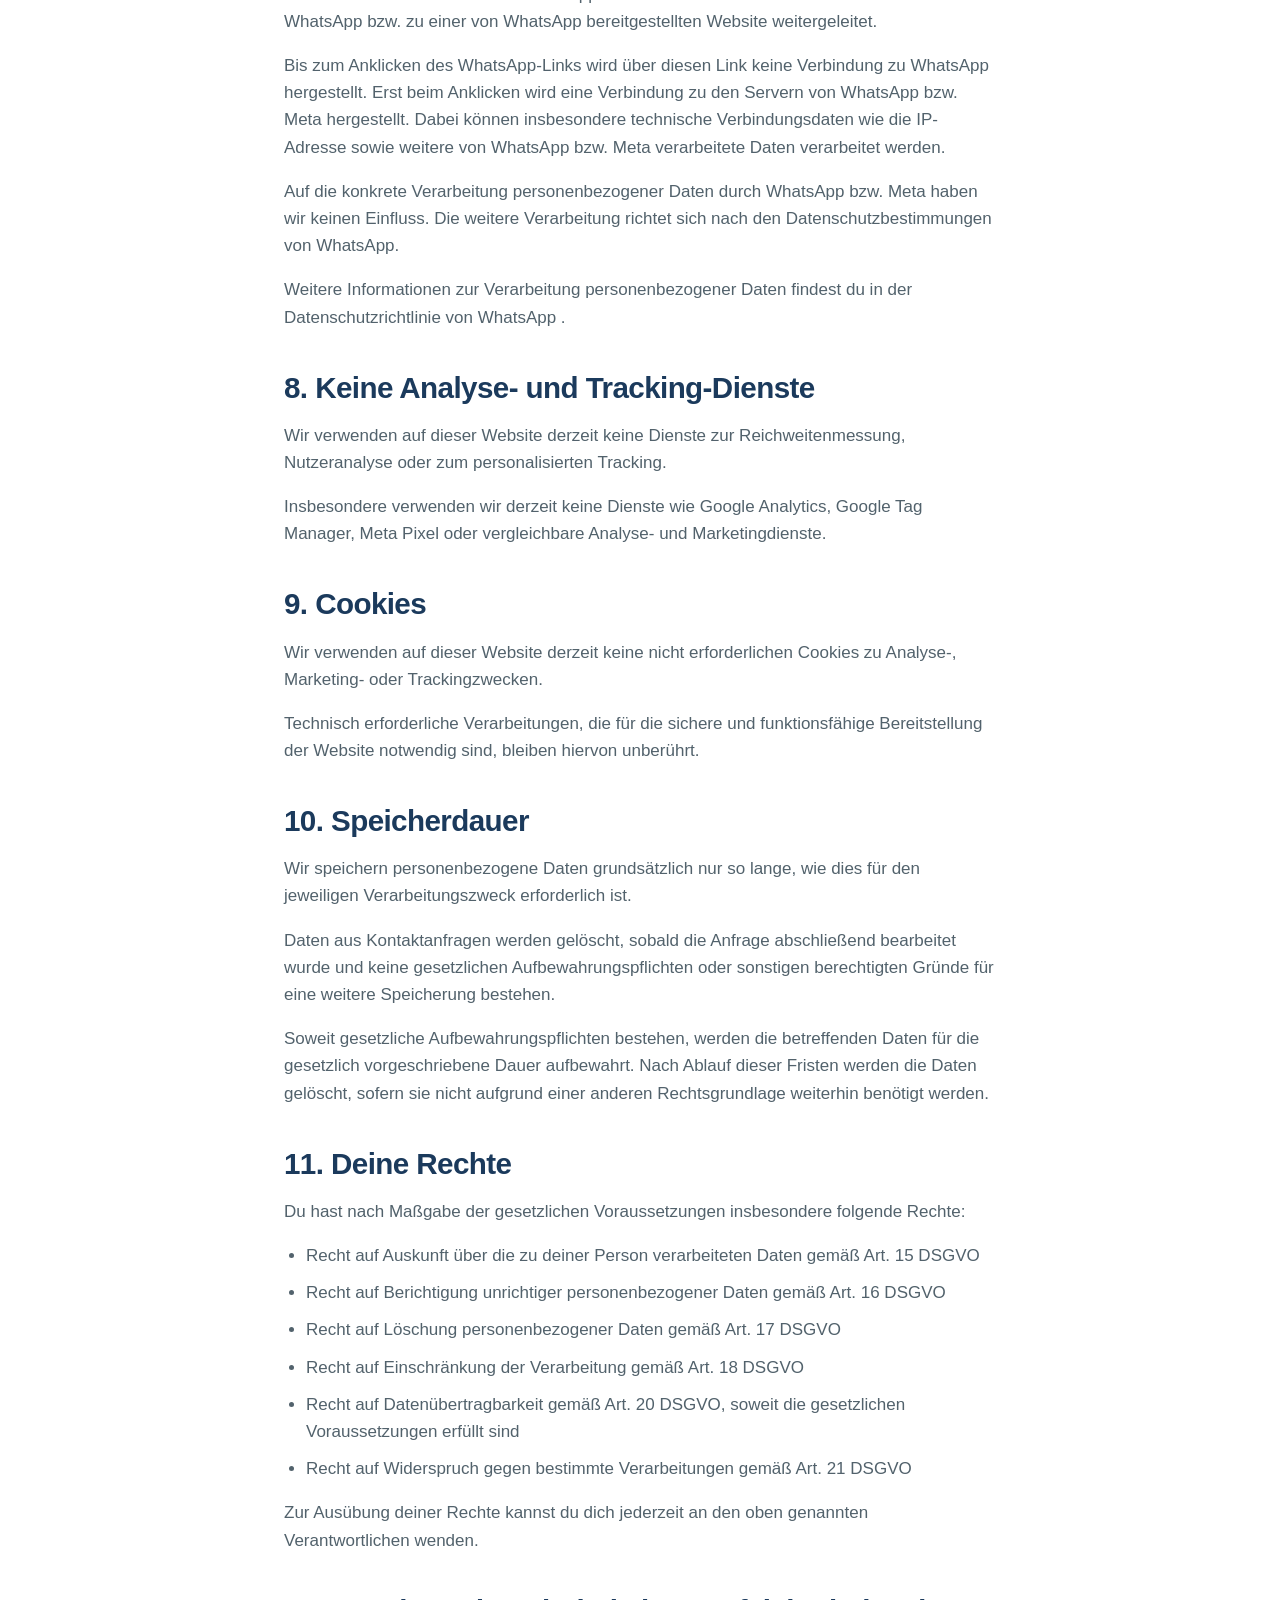
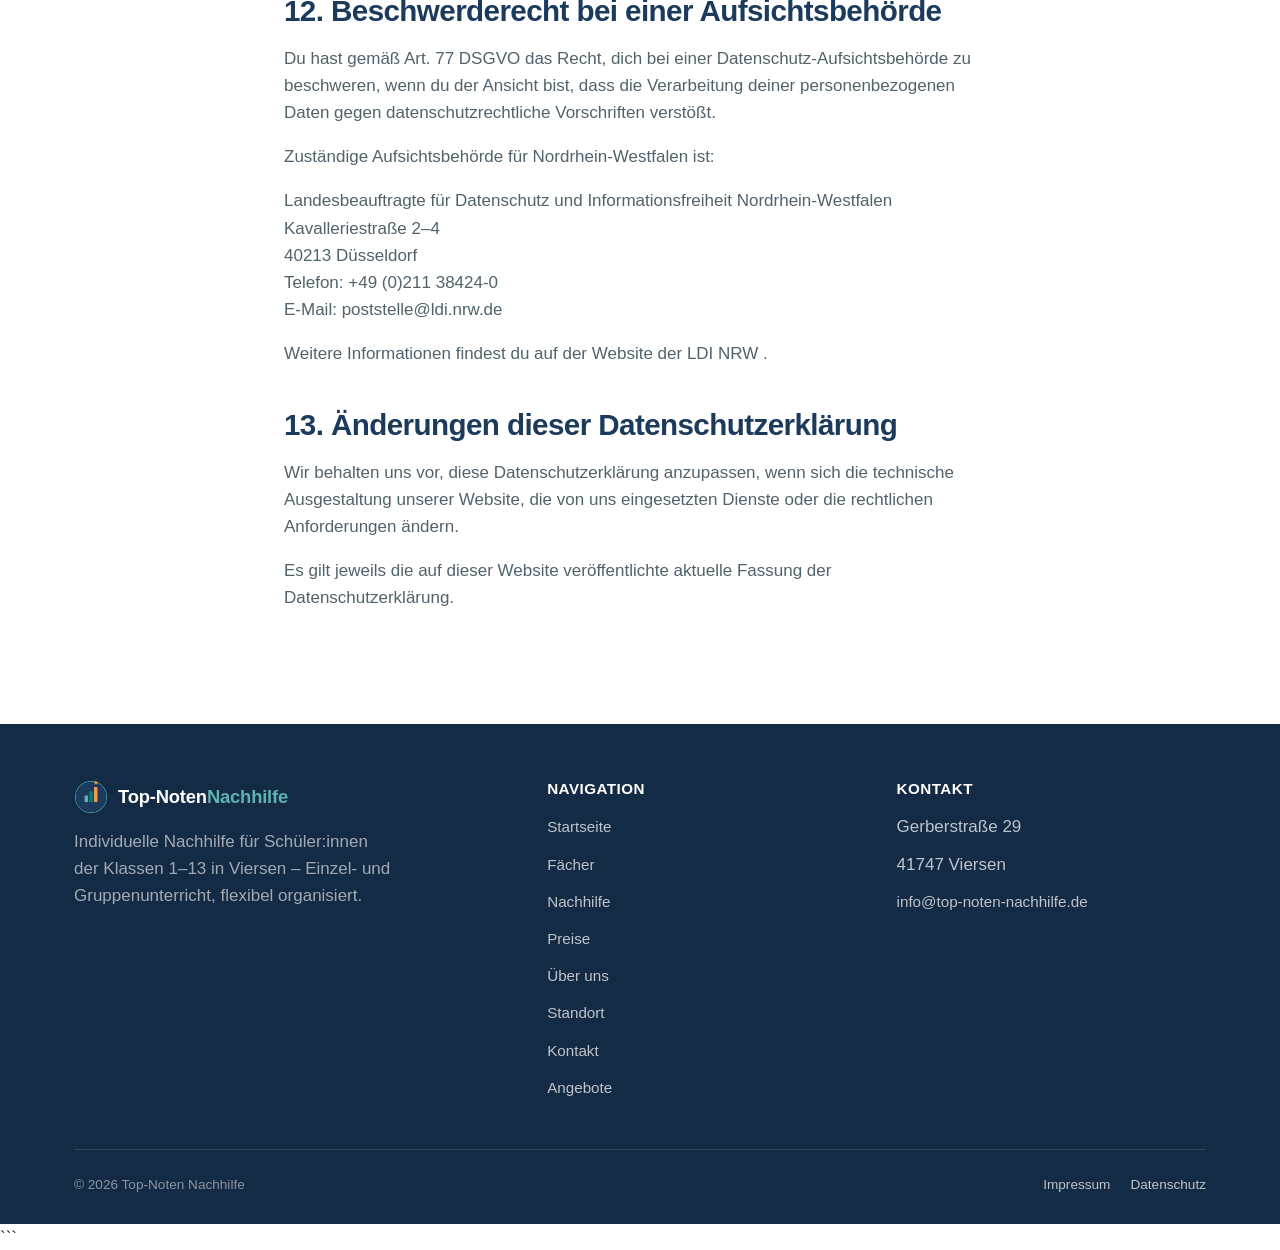
<file: datenschutz.html>
```html
<!doctype html>
<html lang="de">
<head>
  <meta charset="UTF-8" />
  <meta name="viewport" content="width=device-width, initial-scale=1" />

  <title>Datenschutzerklärung | Top-Noten Nachhilfe</title>

  <meta
    name="description"
    content="Datenschutzerklärung von Top-Noten Nachhilfe gemäß Datenschutz-Grundverordnung."
  />

  <link
    rel="canonical"
    href="https://www.top-noten-nachhilfe.de/datenschutz.html"
  />

  <meta name="robots" content="index, follow" />

  <meta property="og:type" content="website" />
  <meta property="og:site_name" content="Top-Noten Nachhilfe" />
  <meta property="og:image" content="https://www.top-noten-nachhilfe.de/assets/img/logo-horizontal.png" />
  <meta
    property="og:title"
    content="Datenschutzerklärung | Top-Noten Nachhilfe"
  />
  <meta
    property="og:description"
    content="Datenschutzerklärung von Top-Noten Nachhilfe gemäß Datenschutz-Grundverordnung."
  />
  <meta
    property="og:url"
    content="https://www.top-noten-nachhilfe.de/datenschutz.html"
  />
  <meta property="og:locale" content="de_DE" />

  <meta name="twitter:card" content="summary" />
  <meta
    name="twitter:title"
    content="Datenschutzerklärung | Top-Noten Nachhilfe"
  />
  <meta
    name="twitter:description"
    content="Datenschutzerklärung von Top-Noten Nachhilfe gemäß Datenschutz-Grundverordnung."
  />

  <link rel="icon" type="image/png" href="assets/img/favicon.png" />
  <link rel="stylesheet" href="assets/css/style.css" />

  <noscript>
    <style>
      .reveal {
        opacity: 1 !important;
        transform: none !important;
      }
    </style>
  </noscript>
</head>

<body class="">

  <a class="skip-link" href="#main">Zum Inhalt springen</a>

  <header class="site-header">
    <div class="container site-header__inner">

      <a
        class="brand"
        href="index.html"
        aria-label="Top-Noten Nachhilfe – Startseite"
      >
        <img src="assets/img/logo-horizontal.png" alt="Top-Noten Nachhilfe" class="brand__logo" />
      </a>

      <nav class="nav-desktop" aria-label="Hauptnavigation">
        <ul>
          <li><a href="index.html">Startseite</a></li>
          <li><a href="faecher.html">Fächer</a></li>
          <li><a href="nachhilfe.html">Nachhilfe</a></li>
          <li><a href="preise.html">Preise</a></li>
          <li><a href="ueber-uns.html">Über uns</a></li>
          <li><a href="standort.html">Standort</a></li>
          <li><a href="angebote.html">Angebote</a></li>
          <li><a href="kontakt.html">Kontakt</a></li>
        </ul>
      </nav>

      <div style="display:flex; align-items:center; gap:10px;">
        <a
          class="btn btn-whatsapp header-cta"
          href="https://wa.me/491788745639"
          target="_blank"
          rel="noopener"
        >
          <svg viewBox="0 0 24 24" width="18" height="18" fill="currentColor" aria-hidden="true">
            <path d="M17.5 14.4c-.3-.1-1.7-.8-1.9-.9-.3-.1-.4-.1-.6.1-.2.3-.7.9-.8 1-.2.2-.3.2-.5.1-.3-.1-1.2-.4-2.2-1.4-.8-.7-1.4-1.6-1.5-1.9-.2-.3 0-.5.1-.6.1-.1.3-.3.4-.5.1-.1.2-.3.2-.4.1-.2 0-.3 0-.5-.1-.1-.6-1.5-.8-2-.2-.5-.4-.4-.6-.4h-.5c-.2 0-.5.1-.7.3-.2.3-.9.9-.9 2.1 0 1.3.9 2.5 1.1 2.7.1.2 1.9 2.9 4.6 4 .6.3 1.1.4 1.5.6.6.2 1.2.2 1.6.1.5-.1 1.7-.7 1.9-1.3.2-.6.2-1.1.2-1.3 0-.1-.2-.2-.4-.3Z"/>
            <path d="M12 2C6.5 2 2 6.4 2 11.9c0 1.9.5 3.6 1.4 5.1L2 22l5.2-1.4c1.4.8 3.1 1.3 4.8 1.3 5.5 0 10-4.4 10-9.9C22 6.4 17.5 2 12 2Zm0 18c-1.6 0-3.1-.4-4.4-1.2l-.3-.2-3.1.8.8-3-.2-.3C4.1 14.8 3.6 13.4 3.6 12 3.6 7.4 7.4 3.6 12 3.6S20.4 7.4 20.4 12 16.6 20 12 20Z"/>
          </svg>
          WhatsApp
        </a>

        <a class="btn btn-primary header-cta" href="kontakt.html">
          Jetzt anfragen
        </a>

        <button
          class="nav-toggle"
          aria-label="Menü öffnen"
          aria-expanded="false"
          aria-controls="mobile-nav"
        >
          <svg
            viewBox="0 0 24 24"
            width="24"
            height="24"
            fill="none"
            xmlns="http://www.w3.org/2000/svg"
          >
            <path
              d="M4 7h16M4 12h16M4 17h16"
              stroke="currentColor"
              stroke-width="2"
              stroke-linecap="round"
            />
          </svg>
        </button>
      </div>

    </div>
  </header>


  <div class="mobile-nav" id="mobile-nav">
    <div class="mobile-nav__inner">

      <a href="index.html">Startseite</a>
      <a href="faecher.html">Fächer</a>
      <a href="nachhilfe.html">Nachhilfe</a>
      <a href="preise.html">Preise</a>
      <a href="ueber-uns.html">Über uns</a>
      <a href="standort.html">Standort</a>
      <a href="angebote.html">Angebote</a>
      <a href="kontakt.html">Kontakt</a>

      <a class="btn btn-primary btn-block" href="kontakt.html">
        Jetzt anfragen
      </a>

    </div>
  </div>


  <main id="main">

    <section class="page-hero">
      <div class="container">

        <p class="breadcrumb">
          <a href="index.html">Startseite</a>
          &nbsp;/&nbsp;
          Datenschutz
        </p>

        <span class="eyebrow">
          <svg
            class="bars"
            width="16"
            height="16"
            viewBox="0 0 20 20"
            fill="none"
            xmlns="http://www.w3.org/2000/svg"
            aria-hidden="true"
          >
            <rect x="1" y="11" width="4" height="8" rx="1" fill="currentColor"/>
            <rect x="8" y="6" width="4" height="13" rx="1" fill="currentColor" opacity="0.75"/>
            <rect x="15" y="1" width="4" height="18" rx="1" fill="currentColor" opacity="0.5"/>
          </svg>
          Rechtliches
        </span>

        <h1>Datenschutzerklärung</h1>

        <p class="lead">
          Informationen zur Verarbeitung personenbezogener Daten.
        </p>

      </div>
    </section>


    <section class="section">
      <div class="container container--narrow legal-content flow">


        <h2>1. Verantwortlicher</h2>

        <p>
          Verantwortlicher für die Verarbeitung personenbezogener Daten auf
          dieser Website im Sinne der Datenschutz-Grundverordnung (DSGVO) ist:
        </p>

        <p>
          <strong>Louis Schultz</strong><br />
          Top-Noten Nachhilfe<br />
          Gerberstraße 29<br />
          41747 Viersen<br />
          Deutschland
        </p>

        <p>
          E-Mail:
          <a href="mailto:info@top-noten-nachhilfe.de">
            info@top-noten-nachhilfe.de
          </a><br />

          Telefon:
          <a href="tel:+491788745639">
            0178 8745639
          </a>
        </p>


        <h2>2. Aufruf und Bereitstellung der Website</h2>

        <p>
          Beim Aufruf unserer Website werden technisch erforderliche
          Informationen verarbeitet, die für die Bereitstellung, Sicherheit
          und Funktionsfähigkeit der Website erforderlich sind.
        </p>

        <p>
          Hierzu können insbesondere die IP-Adresse, Datum und Uhrzeit des
          Zugriffs, aufgerufene Seiten, Informationen zum verwendeten Browser
          und Betriebssystem sowie technische Verbindungs- und
          Sicherheitsinformationen gehören.
        </p>

        <p>
          Die Verarbeitung erfolgt zur sicheren und zuverlässigen
          Bereitstellung der Website sowie zur Erkennung und Abwehr von
          Angriffen und missbräuchlichen Zugriffen.
        </p>

        <p>
          Rechtsgrundlage ist Art. 6 Abs. 1 lit. f DSGVO. Unser berechtigtes
          Interesse besteht in der sicheren, stabilen und funktionsfähigen
          Bereitstellung unseres Internetauftritts.
        </p>


        <h2>3. Hosting über Cloudflare Pages</h2>

        <p>
          Unsere Website wird über <strong>Cloudflare Pages</strong>
          bereitgestellt.
        </p>

        <p>
          Anbieter ist:
        </p>

        <p>
          Cloudflare, Inc.<br />
          101 Townsend St.<br />
          San Francisco, CA 94107<br />
          USA
        </p>

        <p>
          Im Rahmen der Bereitstellung und Absicherung der Website kann
          Cloudflare technische Informationen über Zugriffe und den
          Datenverkehr verarbeiten. Hierzu können insbesondere IP-Adressen,
          Zeitstempel, angeforderte URLs und weitere technische
          Verbindungsinformationen gehören.
        </p>

        <p>
          Die Verarbeitung dient insbesondere der Auslieferung der Website,
          ihrer Absicherung sowie der Erkennung und Abwehr missbräuchlicher
          Zugriffe.
        </p>

        <p>
          Für internationale Übermittlungen personenbezogener Daten beschreibt
          Cloudflare unter anderem den Einsatz von Standardvertragsklauseln.
          Für Übermittlungen in die USA verweist Cloudflare zusätzlich auf
          seine Zertifizierung nach dem EU-U.S. Data Privacy Framework.
        </p>

        <p>
          Weitere Informationen findest du in der
          <a
            href="https://www.cloudflare.com/de-de/privacypolicy/"
            target="_blank"
            rel="noopener noreferrer"
          >
            Datenschutzrichtlinie von Cloudflare
          </a>.
        </p>


        <h2>4. Kontaktaufnahme per E-Mail</h2>

        <p>
          Du kannst uns über die auf dieser Website angegebene E-Mail-Adresse
          <a href="mailto:info@top-noten-nachhilfe.de">
            info@top-noten-nachhilfe.de
          </a>
          kontaktieren.
        </p>

        <p>
          Wenn du uns per E-Mail kontaktierst, werden die von dir übermittelten
          personenbezogenen Daten verarbeitet. Dazu können insbesondere
          deine E-Mail-Adresse, dein Name sowie die von dir freiwillig in der
          Nachricht angegebenen Informationen gehören.
        </p>

        <p>
          Die Verarbeitung erfolgt zur Bearbeitung und Beantwortung deiner
          Anfrage.
        </p>

        <p>
          Soweit deine Anfrage auf den Abschluss oder die Durchführung eines
          Vertrags gerichtet ist, ist Art. 6 Abs. 1 lit. b DSGVO die
          Rechtsgrundlage. Im Übrigen erfolgt die Verarbeitung auf Grundlage
          von Art. 6 Abs. 1 lit. f DSGVO aufgrund unseres berechtigten
          Interesses an der Bearbeitung eingehender Anfragen.
        </p>


        <h2>5. E-Mail-Dienst Zoho Mail</h2>

        <p>
          Für die geschäftliche E-Mail-Adresse
          <a href="mailto:info@top-noten-nachhilfe.de">
            info@top-noten-nachhilfe.de
          </a>
          verwenden wir <strong>Zoho Mail</strong>.
        </p>

        <p>
          Zoho Mail dient der Verarbeitung und Speicherung eingehender und
          ausgehender geschäftlicher E-Mails.
        </p>

        <p>
          Unser Zoho-Mail-Konto wird über das europäische Zoho-Rechenzentrum
          betrieben.
        </p>

        <p>
          Wenn du uns per E-Mail kontaktierst, können die von dir
          übermittelten personenbezogenen Daten daher auch durch Zoho im
          Rahmen der Bereitstellung unseres E-Mail-Dienstes verarbeitet und
          gespeichert werden.
        </p>

        <p>
          Weitere Informationen zur Verarbeitung personenbezogener Daten
          findest du in der
          <a
            href="https://www.zoho.com/de/privacy.html"
            target="_blank"
            rel="noopener noreferrer"
          >
            Datenschutzerklärung von Zoho
          </a>
          sowie in den
          <a
            href="https://www.zoho.com/mail/gdpr.html"
            target="_blank"
            rel="noopener noreferrer"
          >
            Informationen von Zoho zu DSGVO und Zoho Mail
          </a>.
        </p>


        <h2>6. E-Mail-Links auf der Website</h2>

        <p>
          Auf unserer Website werden Links des Typs
          <code>mailto:</code> verwendet.
        </p>

        <p>
          Beim Anklicken eines solchen Links wird das auf dem Gerät der
          jeweiligen Person eingerichtete E-Mail-Programm bzw. der
          entsprechende E-Mail-Dienst geöffnet.
        </p>

        <p>
          Die eingegebenen Informationen werden dabei nicht über einen
          separaten Formularanbieter an unsere Website übertragen.
        </p>

        <p>
          Die weitere Übermittlung und Verarbeitung der Nachricht erfolgt
          über das vom Nutzer verwendete E-Mail-System und anschließend über
          unseren E-Mail-Dienst Zoho Mail.
        </p>


        <h2>7. Kontaktaufnahme über WhatsApp</h2>

        <p>
          Auf unserer Website bieten wir die Möglichkeit an, uns über den
          Messaging-Dienst WhatsApp zu kontaktieren.
        </p>

        <p>
          Hierzu verwenden wir Links zu WhatsApp. Beim Anklicken eines solchen
          Links wirst du zu WhatsApp bzw. zu einer von WhatsApp
          bereitgestellten Website weitergeleitet.
        </p>

        <p>
          Bis zum Anklicken des WhatsApp-Links wird über diesen Link keine
          Verbindung zu WhatsApp hergestellt. Erst beim Anklicken wird eine
          Verbindung zu den Servern von WhatsApp bzw. Meta hergestellt.
          Dabei können insbesondere technische Verbindungsdaten wie die
          IP-Adresse sowie weitere von WhatsApp bzw. Meta verarbeitete Daten
          verarbeitet werden.
        </p>

        <p>
          Auf die konkrete Verarbeitung personenbezogener Daten durch
          WhatsApp bzw. Meta haben wir keinen Einfluss. Die weitere
          Verarbeitung richtet sich nach den Datenschutzbestimmungen von
          WhatsApp.
        </p>

        <p>
          Weitere Informationen zur Verarbeitung personenbezogener Daten
          findest du in der
          <a
            href="https://www.whatsapp.com/legal/privacy-policy"
            target="_blank"
            rel="noopener noreferrer"
          >
            Datenschutzrichtlinie von WhatsApp
          </a>.
        </p>


        <h2>8. Keine Analyse- und Tracking-Dienste</h2>

        <p>
          Wir verwenden auf dieser Website derzeit keine Dienste zur
          Reichweitenmessung, Nutzeranalyse oder zum personalisierten
          Tracking.
        </p>

        <p>
          Insbesondere verwenden wir derzeit keine Dienste wie Google
          Analytics, Google Tag Manager, Meta Pixel oder vergleichbare
          Analyse- und Marketingdienste.
        </p>


        <h2>9. Cookies</h2>

        <p>
          Wir verwenden auf dieser Website derzeit keine nicht erforderlichen
          Cookies zu Analyse-, Marketing- oder Trackingzwecken.
        </p>

        <p>
          Technisch erforderliche Verarbeitungen, die für die sichere und
          funktionsfähige Bereitstellung der Website notwendig sind, bleiben
          hiervon unberührt.
        </p>


        <h2>10. Speicherdauer</h2>

        <p>
          Wir speichern personenbezogene Daten grundsätzlich nur so lange,
          wie dies für den jeweiligen Verarbeitungszweck erforderlich ist.
        </p>

        <p>
          Daten aus Kontaktanfragen werden gelöscht, sobald die Anfrage
          abschließend bearbeitet wurde und keine gesetzlichen
          Aufbewahrungspflichten oder sonstigen berechtigten Gründe für eine
          weitere Speicherung bestehen.
        </p>

        <p>
          Soweit gesetzliche Aufbewahrungspflichten bestehen, werden die
          betreffenden Daten für die gesetzlich vorgeschriebene Dauer
          aufbewahrt. Nach Ablauf dieser Fristen werden die Daten gelöscht,
          sofern sie nicht aufgrund einer anderen Rechtsgrundlage weiterhin
          benötigt werden.
        </p>


        <h2>11. Deine Rechte</h2>

        <p>
          Du hast nach Maßgabe der gesetzlichen Voraussetzungen insbesondere
          folgende Rechte:
        </p>

        <ul>
          <li>
            Recht auf Auskunft über die zu deiner Person verarbeiteten Daten
            gemäß Art. 15 DSGVO
          </li>

          <li>
            Recht auf Berichtigung unrichtiger personenbezogener Daten
            gemäß Art. 16 DSGVO
          </li>

          <li>
            Recht auf Löschung personenbezogener Daten gemäß Art. 17 DSGVO
          </li>

          <li>
            Recht auf Einschränkung der Verarbeitung gemäß Art. 18 DSGVO
          </li>

          <li>
            Recht auf Datenübertragbarkeit gemäß Art. 20 DSGVO, soweit die
            gesetzlichen Voraussetzungen erfüllt sind
          </li>

          <li>
            Recht auf Widerspruch gegen bestimmte Verarbeitungen gemäß
            Art. 21 DSGVO
          </li>
        </ul>

        <p>
          Zur Ausübung deiner Rechte kannst du dich jederzeit an den oben
          genannten Verantwortlichen wenden.
        </p>


        <h2>12. Beschwerderecht bei einer Aufsichtsbehörde</h2>

        <p>
          Du hast gemäß Art. 77 DSGVO das Recht, dich bei einer
          Datenschutz-Aufsichtsbehörde zu beschweren, wenn du der Ansicht
          bist, dass die Verarbeitung deiner personenbezogenen Daten gegen
          datenschutzrechtliche Vorschriften verstößt.
        </p>

        <p>
          Zuständige Aufsichtsbehörde für Nordrhein-Westfalen ist:
        </p>

        <p>
          Landesbeauftragte für Datenschutz und Informationsfreiheit
          Nordrhein-Westfalen<br />
          Kavalleriestraße 2–4<br />
          40213 Düsseldorf<br />
          Telefon: +49 (0)211 38424-0<br />
          E-Mail:
          <a href="mailto:poststelle@ldi.nrw.de">
            poststelle@ldi.nrw.de
          </a>
        </p>

        <p>
          Weitere Informationen findest du auf der
          <a
            href="https://www.ldi.nrw.de/"
            target="_blank"
            rel="noopener noreferrer"
          >
            Website der LDI NRW
          </a>.
        </p>


        <h2>13. Änderungen dieser Datenschutzerklärung</h2>

        <p>
          Wir behalten uns vor, diese Datenschutzerklärung anzupassen, wenn
          sich die technische Ausgestaltung unserer Website, die von uns
          eingesetzten Dienste oder die rechtlichen Anforderungen ändern.
        </p>

        <p>
          Es gilt jeweils die auf dieser Website veröffentlichte aktuelle
          Fassung der Datenschutzerklärung.
        </p>

      </div>
    </section>

  </main>


  <footer class="site-footer">
    <div class="container">

      <div class="footer-grid">

        <div class="footer-brand">

          <div class="brand">

            <img src="assets/img/logo-icon.png" alt="" class="brand__icon" aria-hidden="true" />
            <span class="brand__name" style="color:#FFFFFF">Top-Noten<span class="brand__name-2" style="color:var(--teal-light)">Nachhilfe</span></span>

          </div>

          <p>
            Individuelle Nachhilfe für Schüler:innen der Klassen 1–13 in
            Viersen – Einzel- und Gruppenunterricht, flexibel organisiert.
          </p>

        </div>


        <div class="footer-col">

          <h4>Navigation</h4>

          <ul>
            <li><a href="index.html">Startseite</a></li>
            <li><a href="faecher.html">Fächer</a></li>
            <li><a href="nachhilfe.html">Nachhilfe</a></li>
            <li><a href="preise.html">Preise</a></li>
            <li><a href="ueber-uns.html">Über uns</a></li>
            <li><a href="standort.html">Standort</a></li>
            <li><a href="kontakt.html">Kontakt</a></li>
            <li><a href="angebote.html">Angebote</a></li>
          </ul>

        </div>


        <div class="footer-col">

          <h4>Kontakt</h4>

          <ul>
            <li>Gerberstraße 29</li>
            <li>41747 Viersen</li>
            <li>
              <a href="mailto:info@top-noten-nachhilfe.de">
                info@top-noten-nachhilfe.de
              </a>
            </li>
          </ul>

        </div>

      </div>


      <div class="footer-bottom">

        <span>
          © <span data-year>2026</span> Top-Noten Nachhilfe
        </span>

        <ul>
          <li><a href="impressum.html">Impressum</a></li>
          <li><a href="datenschutz.html">Datenschutz</a></li>
        </ul>

      </div>

    </div>
  </footer>


  <script src="assets/js/main.js" defer></script>

</body>
</html>
```
</file>
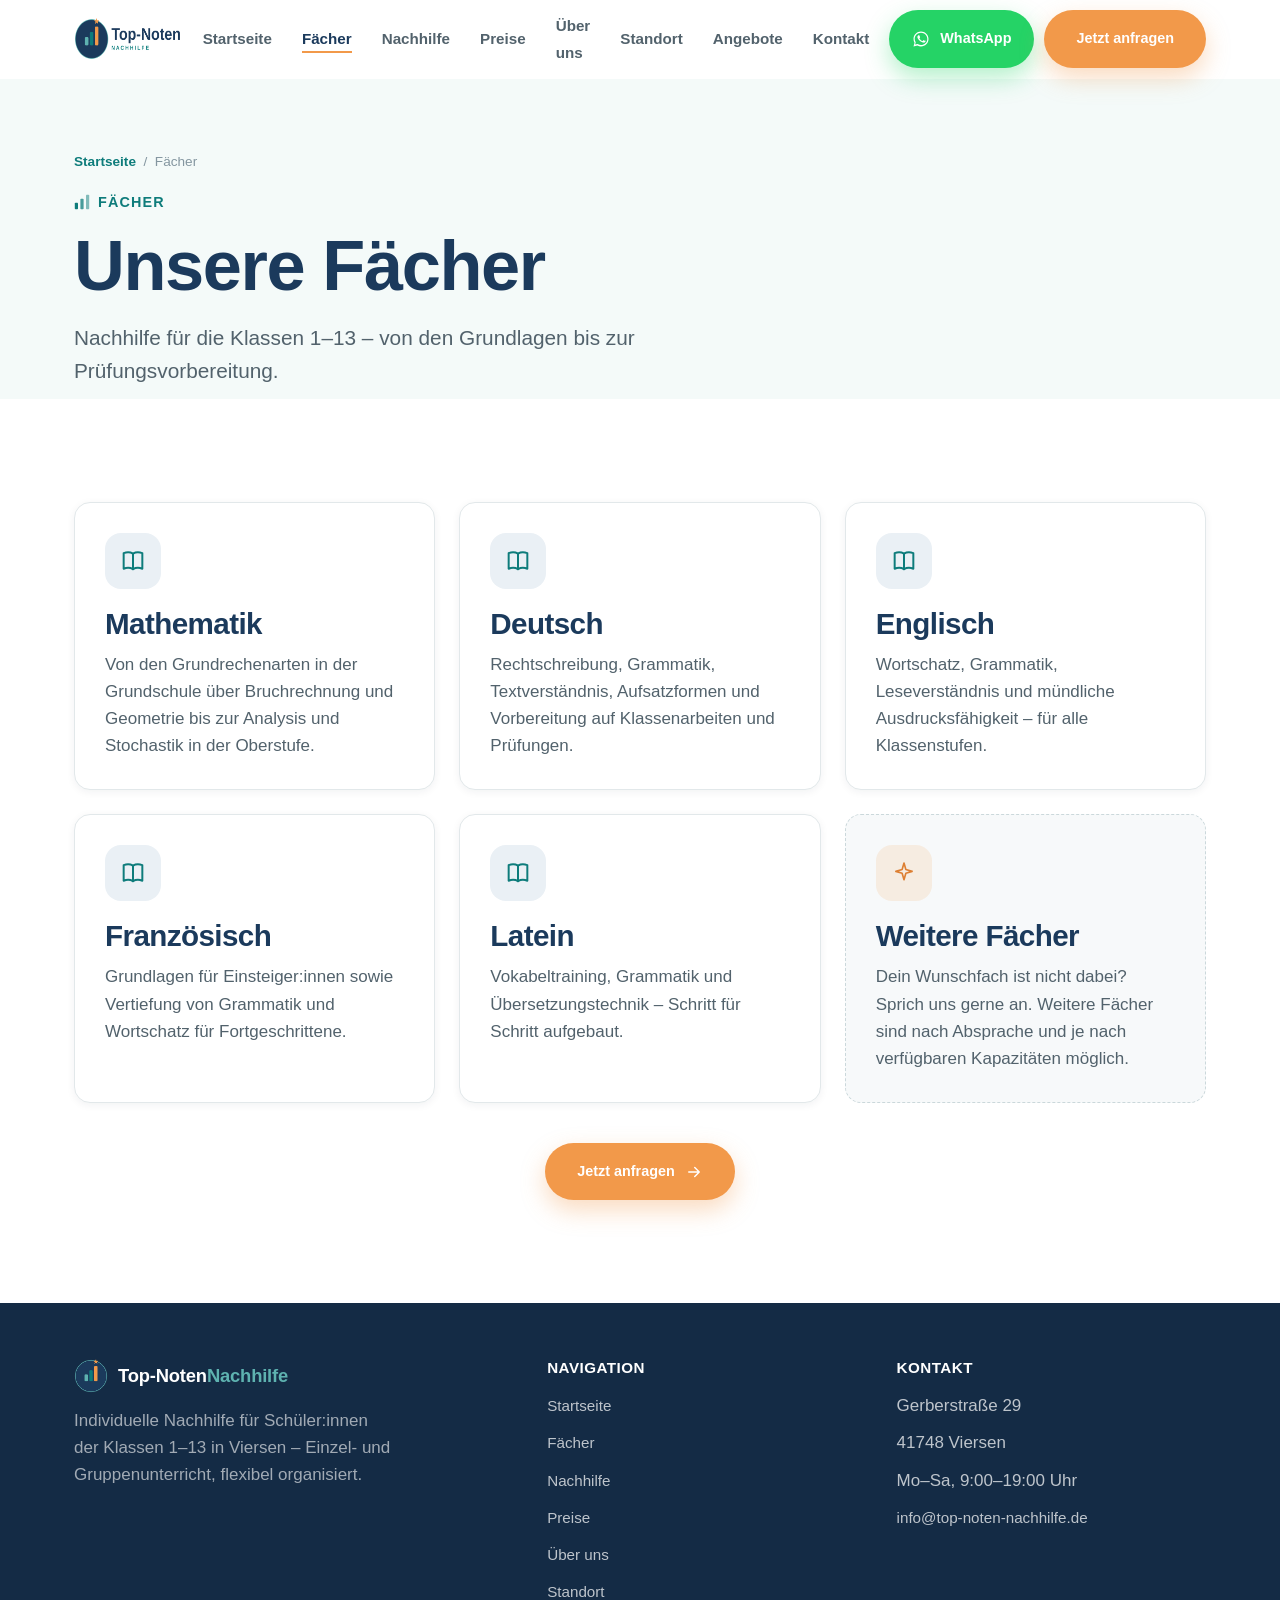
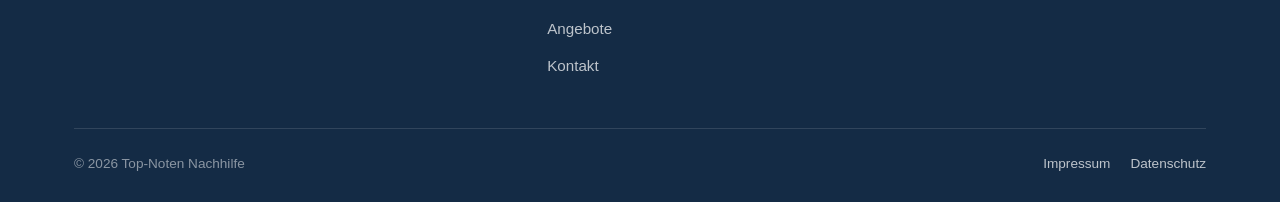
<file: faecher.html>
<!doctype html>
<html lang="de">
<head>
  <meta charset="UTF-8" />
  <meta name="viewport" content="width=device-width, initial-scale=1" />
  <title>Unsere Fächer | Mathe, Deutsch, Englisch u.v.m. – Top-Noten Nachhilfe Viersen</title>
  <meta name="description" content="Nachhilfe in Mathematik, Deutsch, Englisch, Französisch und Latein für die Klassen 1–13 in Viersen. Weitere Fächer nach Absprache." />
  <link rel="canonical" href="https://www.top-noten-nachhilfe.de/faecher.html" />
  <meta name="robots" content="index, follow" />
  <meta property="og:type" content="website" />
  <meta property="og:site_name" content="Top-Noten Nachhilfe" />
  <meta property="og:image" content="https://www.top-noten-nachhilfe.de/assets/img/logo-horizontal.png" />
  <meta property="og:title" content="Unsere Fächer | Mathe, Deutsch, Englisch u.v.m. – Top-Noten Nachhilfe Viersen" />
  <meta property="og:description" content="Nachhilfe in Mathematik, Deutsch, Englisch, Französisch und Latein für die Klassen 1–13 in Viersen. Weitere Fächer nach Absprache." />
  <meta property="og:url" content="https://www.top-noten-nachhilfe.de/faecher.html" />
  <meta property="og:locale" content="de_DE" />
  <meta name="twitter:card" content="summary" />
  <meta name="twitter:title" content="Unsere Fächer | Mathe, Deutsch, Englisch u.v.m. – Top-Noten Nachhilfe Viersen" />
  <meta name="twitter:description" content="Nachhilfe in Mathematik, Deutsch, Englisch, Französisch und Latein für die Klassen 1–13 in Viersen. Weitere Fächer nach Absprache." />
  <link rel="icon" type="image/png" href="assets/img/favicon.png" />
  <link rel="stylesheet" href="assets/css/style.css" />
  <noscript><style>.reveal{opacity:1!important;transform:none!important}</style></noscript>
  <script type="application/ld+json">
  {
    "@context": "https://schema.org",
    "@type": "LocalBusiness",
    "name": "Top-Noten Nachhilfe",
    "image": "https://www.top-noten-nachhilfe.de/assets/img/logo-horizontal.png",
    "url": "https://www.top-noten-nachhilfe.de/",
    "telephone": "+491788745639",
    "email": "info@top-noten-nachhilfe.de",
    "priceRange": "€€",
    "address": {
      "@type": "PostalAddress",
      "streetAddress": "Gerberstraße 29",
      "postalCode": "41748",
      "addressLocality": "Viersen",
      "addressCountry": "DE"
    },
    "openingHoursSpecification": {
      "@type": "OpeningHoursSpecification",
      "dayOfWeek": ["Monday", "Tuesday", "Wednesday", "Thursday", "Friday", "Saturday"],
      "opens": "09:00",
      "closes": "19:00"
    }
  }
  </script>
</head>
<body class="">
  <a class="skip-link" href="#main">Zum Inhalt springen</a>
  <header class="site-header">
    <div class="container site-header__inner">
      <a class="brand" href="index.html" aria-label="Top-Noten Nachhilfe – Startseite">
        <img src="assets/img/logo-horizontal.png" alt="Top-Noten Nachhilfe" class="brand__logo" />
      </a>
      <nav class="nav-desktop" aria-label="Hauptnavigation">
        <ul>
          <li><a href="index.html">Startseite</a></li>
<li><a href="faecher.html" aria-current="page">Fächer</a></li>
<li><a href="nachhilfe.html">Nachhilfe</a></li>
<li><a href="preise.html">Preise</a></li>
<li><a href="ueber-uns.html">Über uns</a></li>
<li><a href="standort.html">Standort</a></li>
<li><a href="angebote.html">Angebote</a></li>
<li><a href="kontakt.html">Kontakt</a></li>
        </ul>
      </nav>
      <div style="display:flex; align-items:center; gap:10px;">
        <a
          class="btn btn-whatsapp header-cta"
          href="https://wa.me/491788745639"
          target="_blank"
          rel="noopener"
        >
          <svg viewBox="0 0 24 24" width="18" height="18" fill="currentColor" aria-hidden="true">
            <path d="M17.5 14.4c-.3-.1-1.7-.8-1.9-.9-.3-.1-.4-.1-.6.1-.2.3-.7.9-.8 1-.2.2-.3.2-.5.1-.3-.1-1.2-.4-2.2-1.4-.8-.7-1.4-1.6-1.5-1.9-.2-.3 0-.5.1-.6.1-.1.3-.3.4-.5.1-.1.2-.3.2-.4.1-.2 0-.3 0-.5-.1-.1-.6-1.5-.8-2-.2-.5-.4-.4-.6-.4h-.5c-.2 0-.5.1-.7.3-.2.3-.9.9-.9 2.1 0 1.3.9 2.5 1.1 2.7.1.2 1.9 2.9 4.6 4 .6.3 1.1.4 1.5.6.6.2 1.2.2 1.6.1.5-.1 1.7-.7 1.9-1.3.2-.6.2-1.1.2-1.3 0-.1-.2-.2-.4-.3Z"/>
            <path d="M12 2C6.5 2 2 6.4 2 11.9c0 1.9.5 3.6 1.4 5.1L2 22l5.2-1.4c1.4.8 3.1 1.3 4.8 1.3 5.5 0 10-4.4 10-9.9C22 6.4 17.5 2 12 2Zm0 18c-1.6 0-3.1-.4-4.4-1.2l-.3-.2-3.1.8.8-3-.2-.3C4.1 14.8 3.6 13.4 3.6 12 3.6 7.4 7.4 3.6 12 3.6S20.4 7.4 20.4 12 16.6 20 12 20Z"/>
          </svg>
          WhatsApp
        </a>

        <a class="btn btn-primary header-cta" href="kontakt.html">Jetzt anfragen</a>
        <button class="nav-toggle" aria-label="Menü öffnen" aria-expanded="false" aria-controls="mobile-nav">
          <svg viewBox="0 0 24 24" width="24" height="24" fill="none" xmlns="http://www.w3.org/2000/svg" ><path d="M4 7h16M4 12h16M4 17h16" stroke="currentColor" stroke-width="2" stroke-linecap="round"/></svg>
        </button>
      </div>
    </div>
  </header>
  <div class="mobile-nav" id="mobile-nav">
    <div class="mobile-nav__inner">
      <a href="index.html">Startseite</a>
<a href="faecher.html" aria-current="page">Fächer</a>
<a href="nachhilfe.html">Nachhilfe</a>
<a href="preise.html">Preise</a>
<a href="ueber-uns.html">Über uns</a>
<a href="standort.html">Standort</a>
<a href="angebote.html">Angebote</a>
<a href="kontakt.html">Kontakt</a>
      <a class="btn btn-primary btn-block" href="kontakt.html">Jetzt anfragen</a>
    </div>
  </div>
  <main id="main">
    <section class="page-hero">
      <div class="container">
        <p class="breadcrumb"><a href="index.html">Startseite</a> &nbsp;/&nbsp; Fächer</p>
        <span class="eyebrow"><svg class="bars" width="16" height="16" viewBox="0 0 20 20" fill="none" xmlns="http://www.w3.org/2000/svg" aria-hidden="true"><rect x="1" y="11" width="4" height="8" rx="1" fill="currentColor"/><rect x="8" y="6" width="4" height="13" rx="1" fill="currentColor" opacity="0.75"/><rect x="15" y="1" width="4" height="18" rx="1" fill="currentColor" opacity="0.5"/></svg>Fächer</span>
        <h1>Unsere Fächer</h1>
        <p class="lead">Nachhilfe für die Klassen 1–13 – von den Grundlagen bis zur Prüfungsvorbereitung.</p>
      </div>
    </section><section class="section">
      <div class="container">
        <div class="grid grid--3">
          <div class="card card--subject reveal">
          <div class="icon-wrap icon-wrap--lg"><svg viewBox="0 0 24 24" width="24" height="24" fill="none" xmlns="http://www.w3.org/2000/svg" ><path d="M4 5.2c2.6-1 5.6-1 8 .4v13.4c-2.4-1.4-5.4-1.4-8-.4V5.2Z" stroke="currentColor" stroke-width="1.7" stroke-linejoin="round"/><path d="M20 5.2c-2.6-1-5.6-1-8 .4v13.4c2.4-1.4 5.4-1.4 8-.4V5.2Z" stroke="currentColor" stroke-width="1.7" stroke-linejoin="round"/></svg></div>
          <h3>Mathematik</h3>
          <p>Von den Grundrechenarten in der Grundschule über Bruchrechnung und Geometrie bis zur Analysis und Stochastik in der Oberstufe.</p>
        </div><div class="card card--subject reveal">
          <div class="icon-wrap icon-wrap--lg"><svg viewBox="0 0 24 24" width="24" height="24" fill="none" xmlns="http://www.w3.org/2000/svg" ><path d="M4 5.2c2.6-1 5.6-1 8 .4v13.4c-2.4-1.4-5.4-1.4-8-.4V5.2Z" stroke="currentColor" stroke-width="1.7" stroke-linejoin="round"/><path d="M20 5.2c-2.6-1-5.6-1-8 .4v13.4c2.4-1.4 5.4-1.4 8-.4V5.2Z" stroke="currentColor" stroke-width="1.7" stroke-linejoin="round"/></svg></div>
          <h3>Deutsch</h3>
          <p>Rechtschreibung, Grammatik, Textverständnis, Aufsatzformen und Vorbereitung auf Klassenarbeiten und Prüfungen.</p>
        </div><div class="card card--subject reveal">
          <div class="icon-wrap icon-wrap--lg"><svg viewBox="0 0 24 24" width="24" height="24" fill="none" xmlns="http://www.w3.org/2000/svg" ><path d="M4 5.2c2.6-1 5.6-1 8 .4v13.4c-2.4-1.4-5.4-1.4-8-.4V5.2Z" stroke="currentColor" stroke-width="1.7" stroke-linejoin="round"/><path d="M20 5.2c-2.6-1-5.6-1-8 .4v13.4c2.4-1.4 5.4-1.4 8-.4V5.2Z" stroke="currentColor" stroke-width="1.7" stroke-linejoin="round"/></svg></div>
          <h3>Englisch</h3>
          <p>Wortschatz, Grammatik, Leseverständnis und mündliche Ausdrucksfähigkeit – für alle Klassenstufen.</p>
        </div><div class="card card--subject reveal">
          <div class="icon-wrap icon-wrap--lg"><svg viewBox="0 0 24 24" width="24" height="24" fill="none" xmlns="http://www.w3.org/2000/svg" ><path d="M4 5.2c2.6-1 5.6-1 8 .4v13.4c-2.4-1.4-5.4-1.4-8-.4V5.2Z" stroke="currentColor" stroke-width="1.7" stroke-linejoin="round"/><path d="M20 5.2c-2.6-1-5.6-1-8 .4v13.4c2.4-1.4 5.4-1.4 8-.4V5.2Z" stroke="currentColor" stroke-width="1.7" stroke-linejoin="round"/></svg></div>
          <h3>Französisch</h3>
          <p>Grundlagen für Einsteiger:innen sowie Vertiefung von Grammatik und Wortschatz für Fortgeschrittene.</p>
        </div><div class="card card--subject reveal">
          <div class="icon-wrap icon-wrap--lg"><svg viewBox="0 0 24 24" width="24" height="24" fill="none" xmlns="http://www.w3.org/2000/svg" ><path d="M4 5.2c2.6-1 5.6-1 8 .4v13.4c-2.4-1.4-5.4-1.4-8-.4V5.2Z" stroke="currentColor" stroke-width="1.7" stroke-linejoin="round"/><path d="M20 5.2c-2.6-1-5.6-1-8 .4v13.4c2.4-1.4 5.4-1.4 8-.4V5.2Z" stroke="currentColor" stroke-width="1.7" stroke-linejoin="round"/></svg></div>
          <h3>Latein</h3>
          <p>Vokabeltraining, Grammatik und Übersetzungstechnik – Schritt für Schritt aufgebaut.</p>
        </div>
          <div class="card card--subject card--ghost reveal">
            <div class="icon-wrap icon-wrap--lg icon-wrap--orange"><svg viewBox="0 0 24 24" width="24" height="24" fill="none" xmlns="http://www.w3.org/2000/svg" ><path d="M12 3.5 13.6 9l5.4 1.6-5.4 1.6L12 17.7l-1.6-5.5L5 10.6 10.4 9 12 3.5Z" stroke="currentColor" stroke-width="1.4" stroke-linejoin="round"/></svg></div>
            <h3>Weitere Fächer</h3>
            <p>Dein Wunschfach ist nicht dabei? Sprich uns gerne an. Weitere Fächer sind nach Absprache und je nach verfügbaren Kapazitäten möglich.</p>
          </div>
        </div>
        <p class="text-center" style="margin-top:40px;">
          <a class="btn btn-primary" href="kontakt.html">Jetzt anfragen <svg viewBox="0 0 24 24" width="24" height="24" fill="none" xmlns="http://www.w3.org/2000/svg" ><path d="M5 12h14M13 6l6 6-6 6" stroke="currentColor" stroke-width="1.9" stroke-linecap="round" stroke-linejoin="round"/></svg></a>
        </p>
      </div>
    </section>
  </main>
  <footer class="site-footer">
    <div class="container">
      <div class="footer-grid">
        <div class="footer-brand">
          <div class="brand"><img src="assets/img/logo-icon.png" alt="" class="brand__icon" aria-hidden="true" />
            <span class="brand__name" style="color:#FFFFFF">Top-Noten<span class="brand__name-2" style="color:var(--teal-light)">Nachhilfe</span></span>
</div>
          <p>Individuelle Nachhilfe für Schüler:innen der Klassen 1–13 in Viersen – Einzel- und Gruppenunterricht, flexibel organisiert.</p>
        </div>
        <div class="footer-col">
          <h4>Navigation</h4>
          <ul>
            <li><a href="index.html">Startseite</a></li>
<li><a href="faecher.html">Fächer</a></li>
<li><a href="nachhilfe.html">Nachhilfe</a></li>
<li><a href="preise.html">Preise</a></li>
<li><a href="ueber-uns.html">Über uns</a></li>
<li><a href="standort.html">Standort</a></li>
<li><a href="angebote.html">Angebote</a></li>
<li><a href="kontakt.html">Kontakt</a></li>
          </ul>
        </div>
        <div class="footer-col">
          <h4>Kontakt</h4>
          <ul>
            <li>Gerberstraße 29</li>
            <li>41748 Viersen</li>
            <li>Mo–Sa, 9:00–19:00 Uhr</li>
            <li><a href="mailto:info@top-noten-nachhilfe.de">info@top-noten-nachhilfe.de</a></li>
          </ul>
        </div>
      </div>
      <div class="footer-bottom">
        <span>© <span data-year>2026</span> Top-Noten Nachhilfe</span>
        <ul>
          <li><a href="impressum.html">Impressum</a></li>
          <li><a href="datenschutz.html">Datenschutz</a></li>
        </ul>
      </div>
    </div>
  </footer>
  <script src="assets/js/main.js" defer></script>
</body>
</html>
</file>
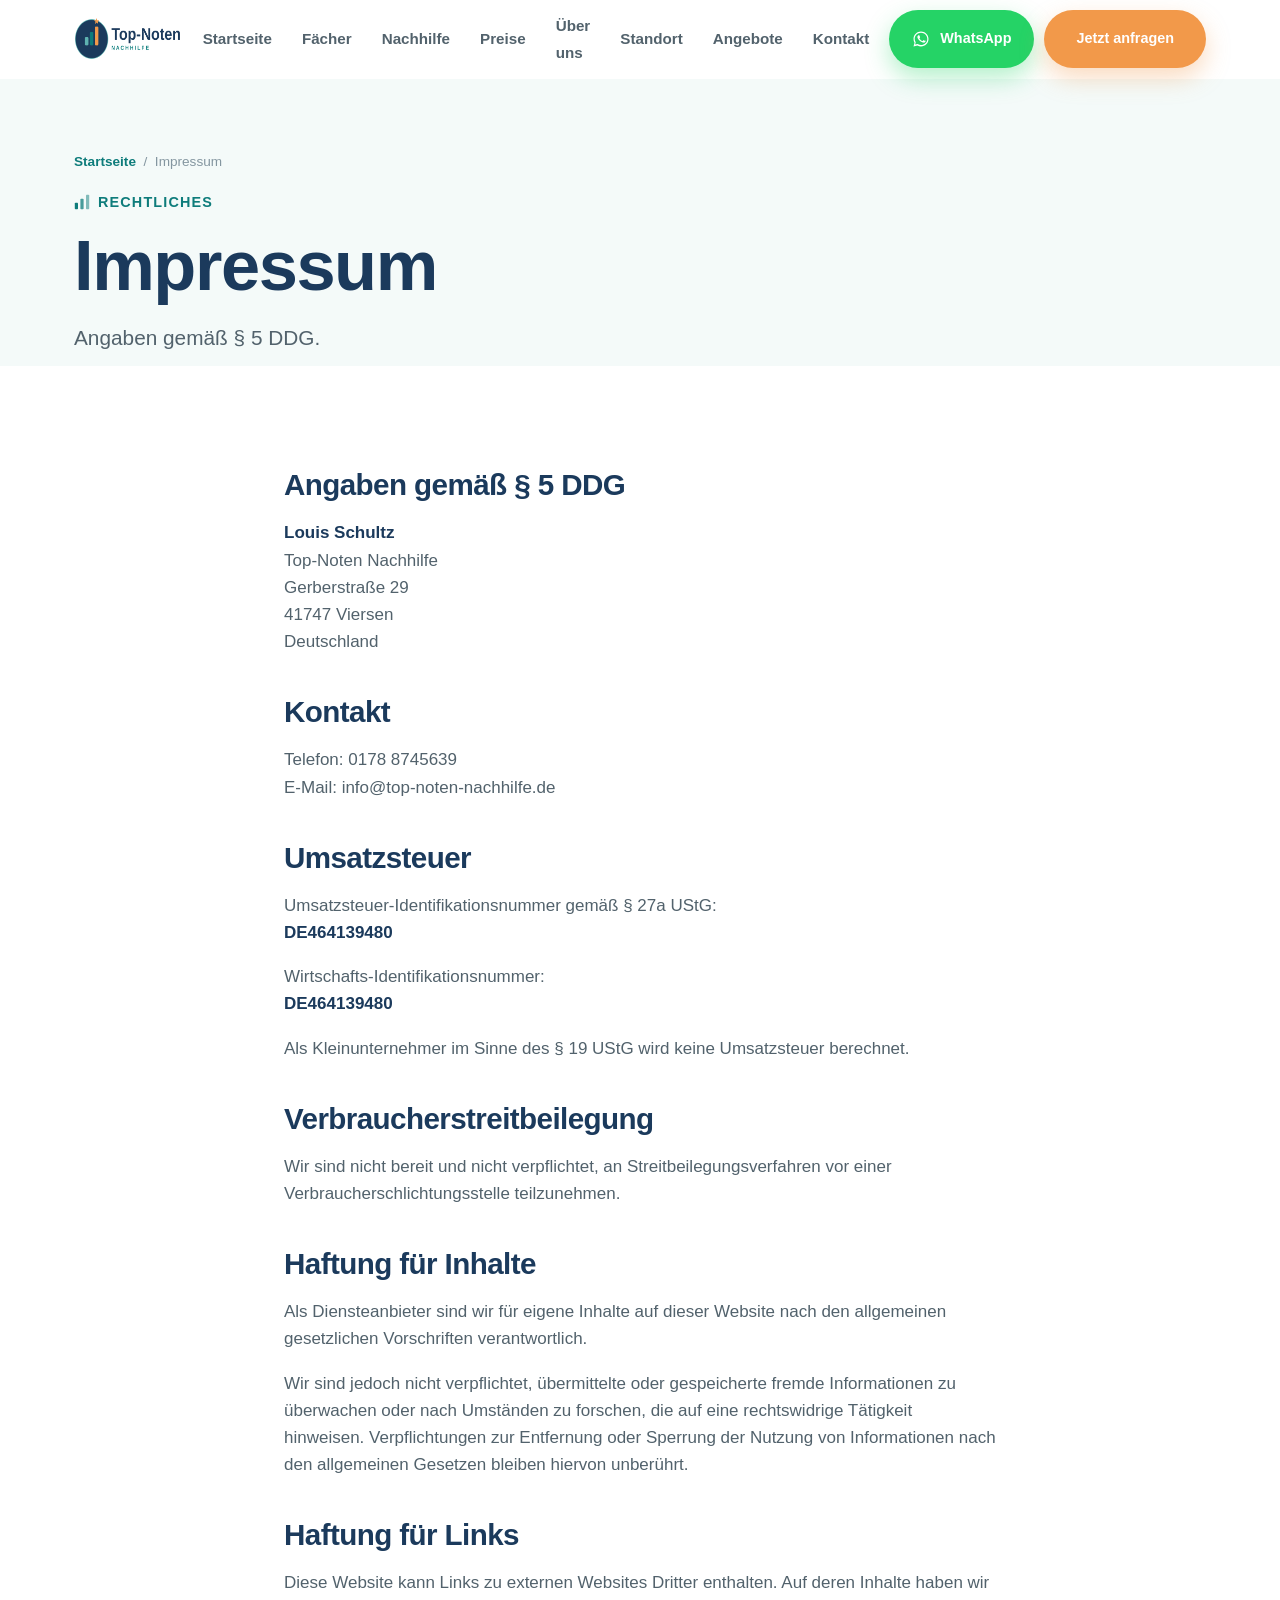
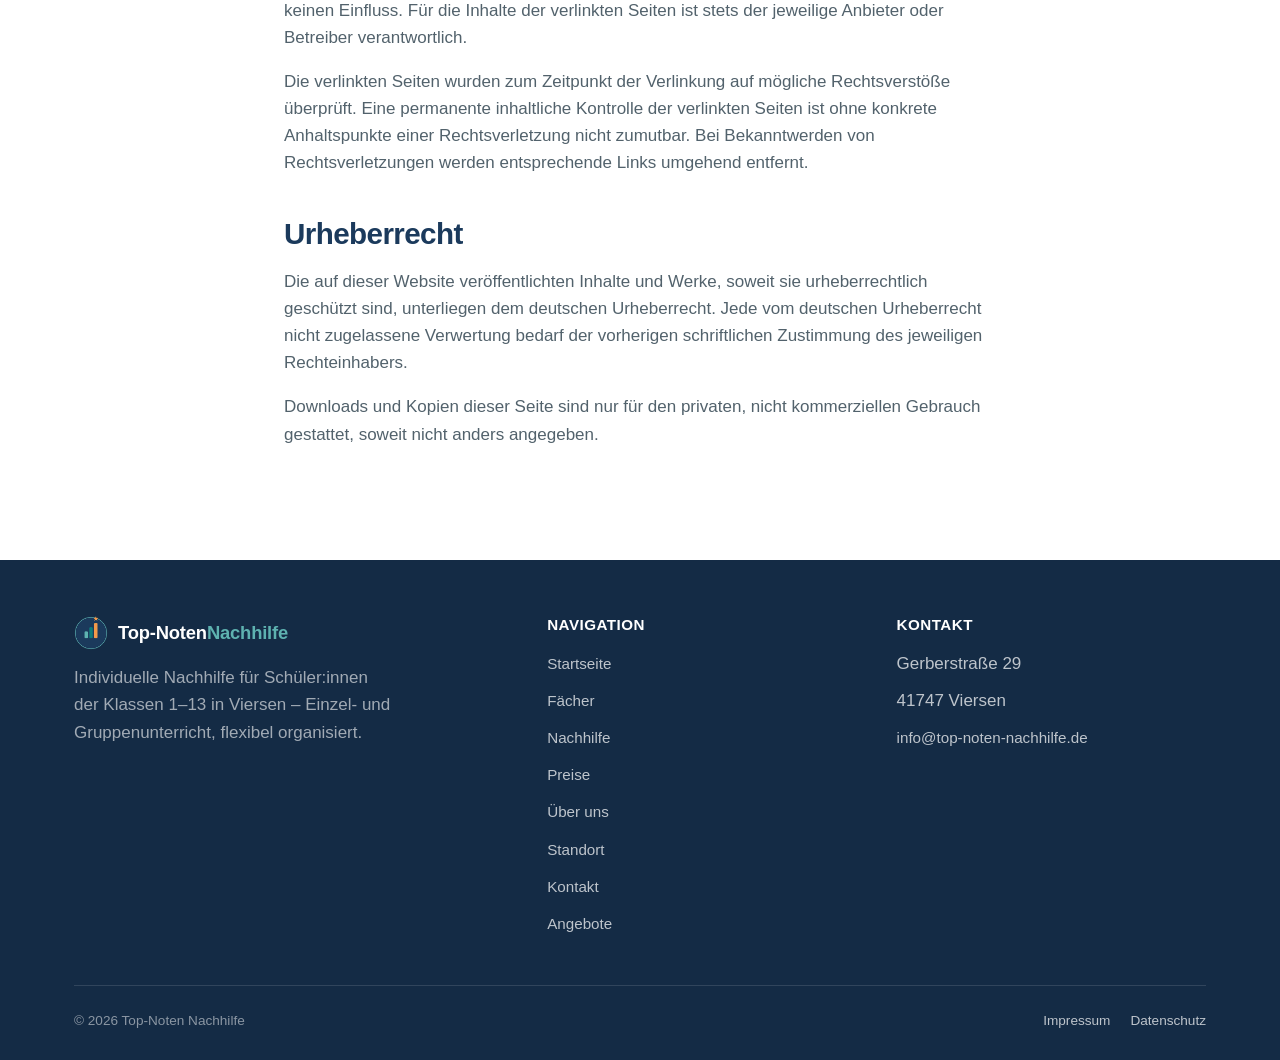
<file: impressum.html>
<!doctype html>
<html lang="de">
<head>
  <meta charset="UTF-8" />
  <meta name="viewport" content="width=device-width, initial-scale=1" />

  <title>Impressum | Top-Noten Nachhilfe</title>
  <meta name="description" content="Impressum von Top-Noten Nachhilfe gemäß § 5 DDG." />

  <link rel="canonical" href="https://www.top-noten-nachhilfe.de/impressum.html" />
  <meta name="robots" content="index, follow" />

  <meta property="og:type" content="website" />
  <meta property="og:site_name" content="Top-Noten Nachhilfe" />
  <meta property="og:image" content="https://www.top-noten-nachhilfe.de/assets/img/logo-horizontal.png" />
  <meta property="og:title" content="Impressum | Top-Noten Nachhilfe" />
  <meta property="og:description" content="Impressum von Top-Noten Nachhilfe gemäß § 5 DDG." />
  <meta property="og:url" content="https://www.top-noten-nachhilfe.de/impressum.html" />
  <meta property="og:locale" content="de_DE" />

  <meta name="twitter:card" content="summary" />
  <meta name="twitter:title" content="Impressum | Top-Noten Nachhilfe" />
  <meta name="twitter:description" content="Impressum von Top-Noten Nachhilfe gemäß § 5 DDG" />

  <link rel="icon" type="image/png" href="assets/img/favicon.png" />
  <link rel="stylesheet" href="assets/css/style.css" />

  <noscript>
    <style>
      .reveal {
        opacity: 1 !important;
        transform: none !important;
      }
    </style>
  </noscript>
</head>

<body class="">

  <a class="skip-link" href="#main">Zum Inhalt springen</a>

  <header class="site-header">
    <div class="container site-header__inner">

      <a class="brand" href="index.html" aria-label="Top-Noten Nachhilfe – Startseite">
        <img src="assets/img/logo-horizontal.png" alt="Top-Noten Nachhilfe" class="brand__logo" />
      </a>

      <nav class="nav-desktop" aria-label="Hauptnavigation">
        <ul>
          <li><a href="index.html">Startseite</a></li>
          <li><a href="faecher.html">Fächer</a></li>
          <li><a href="nachhilfe.html">Nachhilfe</a></li>
          <li><a href="preise.html">Preise</a></li>
          <li><a href="ueber-uns.html">Über uns</a></li>
          <li><a href="standort.html">Standort</a></li>
          <li><a href="angebote.html">Angebote</a></li>
          <li><a href="kontakt.html">Kontakt</a></li>
        </ul>
      </nav>

      <div style="display:flex; align-items:center; gap:10px;">
        <a
          class="btn btn-whatsapp header-cta"
          href="https://wa.me/491788745639"
          target="_blank"
          rel="noopener"
        >
          <svg viewBox="0 0 24 24" width="18" height="18" fill="currentColor" aria-hidden="true">
            <path d="M17.5 14.4c-.3-.1-1.7-.8-1.9-.9-.3-.1-.4-.1-.6.1-.2.3-.7.9-.8 1-.2.2-.3.2-.5.1-.3-.1-1.2-.4-2.2-1.4-.8-.7-1.4-1.6-1.5-1.9-.2-.3 0-.5.1-.6.1-.1.3-.3.4-.5.1-.1.2-.3.2-.4.1-.2 0-.3 0-.5-.1-.1-.6-1.5-.8-2-.2-.5-.4-.4-.6-.4h-.5c-.2 0-.5.1-.7.3-.2.3-.9.9-.9 2.1 0 1.3.9 2.5 1.1 2.7.1.2 1.9 2.9 4.6 4 .6.3 1.1.4 1.5.6.6.2 1.2.2 1.6.1.5-.1 1.7-.7 1.9-1.3.2-.6.2-1.1.2-1.3 0-.1-.2-.2-.4-.3Z"/>
            <path d="M12 2C6.5 2 2 6.4 2 11.9c0 1.9.5 3.6 1.4 5.1L2 22l5.2-1.4c1.4.8 3.1 1.3 4.8 1.3 5.5 0 10-4.4 10-9.9C22 6.4 17.5 2 12 2Zm0 18c-1.6 0-3.1-.4-4.4-1.2l-.3-.2-3.1.8.8-3-.2-.3C4.1 14.8 3.6 13.4 3.6 12 3.6 7.4 7.4 3.6 12 3.6S20.4 7.4 20.4 12 16.6 20 12 20Z"/>
          </svg>
          WhatsApp
        </a>

        <a class="btn btn-primary header-cta" href="kontakt.html">
          Jetzt anfragen
        </a>

        <button
          class="nav-toggle"
          aria-label="Menü öffnen"
          aria-expanded="false"
          aria-controls="mobile-nav"
        >
          <svg
            viewBox="0 0 24 24"
            width="24"
            height="24"
            fill="none"
            xmlns="http://www.w3.org/2000/svg"
          >
            <path
              d="M4 7h16M4 12h16M4 17h16"
              stroke="currentColor"
              stroke-width="2"
              stroke-linecap="round"
            />
          </svg>
        </button>
      </div>

    </div>
  </header>

  <div class="mobile-nav" id="mobile-nav">
    <div class="mobile-nav__inner">
      <a href="index.html">Startseite</a>
      <a href="faecher.html">Fächer</a>
      <a href="nachhilfe.html">Nachhilfe</a>
      <a href="preise.html">Preise</a>
      <a href="ueber-uns.html">Über uns</a>
      <a href="standort.html">Standort</a>
      <a href="angebote.html">Angebote</a>
      <a href="kontakt.html">Kontakt</a>

      <a class="btn btn-primary btn-block" href="kontakt.html">
        Jetzt anfragen
      </a>
    </div>
  </div>

  <main id="main">

    <section class="page-hero">
      <div class="container">

        <p class="breadcrumb">
          <a href="index.html">Startseite</a>
          &nbsp;/&nbsp;
          Impressum
        </p>

        <span class="eyebrow">
          <svg
            class="bars"
            width="16"
            height="16"
            viewBox="0 0 20 20"
            fill="none"
            xmlns="http://www.w3.org/2000/svg"
            aria-hidden="true"
          >
            <rect x="1" y="11" width="4" height="8" rx="1" fill="currentColor"/>
            <rect x="8" y="6" width="4" height="13" rx="1" fill="currentColor" opacity="0.75"/>
            <rect x="15" y="1" width="4" height="18" rx="1" fill="currentColor" opacity="0.5"/>
          </svg>
          Rechtliches
        </span>

        <h1>Impressum</h1>

        <p class="lead">
          Angaben gemäß § 5 DDG.
        </p>

      </div>
    </section>

    <section class="section">
      <div class="container container--narrow legal-content flow">

        <h2>Angaben gemäß § 5 DDG</h2>

        <p>
          <strong>Louis Schultz</strong><br />
          Top-Noten Nachhilfe<br />
          Gerberstraße 29<br />
          41747 Viersen<br />
          Deutschland
        </p>


        <h2>Kontakt</h2>

        <p>
          Telefon: <a href="tel:+491788745639">0178 8745639</a><br />
          E-Mail:
          <a href="mailto:info@top-noten-nachhilfe.de">
            info@top-noten-nachhilfe.de
          </a>
        </p>


        <h2>Umsatzsteuer</h2>

        <p>
          Umsatzsteuer-Identifikationsnummer gemäß § 27a UStG:
          <br />
          <strong>DE464139480</strong>
        </p>

        <p>
          Wirtschafts-Identifikationsnummer:
          <br />
          <strong>DE464139480</strong>
        </p>

        <p>
          Als Kleinunternehmer im Sinne des § 19 UStG wird keine Umsatzsteuer
          berechnet.
        </p>


        <h2>Verbraucherstreitbeilegung</h2>

        <p>
          Wir sind nicht bereit und nicht verpflichtet, an
          Streitbeilegungsverfahren vor einer Verbraucherschlichtungsstelle
          teilzunehmen.
        </p>


        <h2>Haftung für Inhalte</h2>

        <p>
          Als Diensteanbieter sind wir für eigene Inhalte auf dieser Website
          nach den allgemeinen gesetzlichen Vorschriften verantwortlich.
        </p>

        <p>
          Wir sind jedoch nicht verpflichtet, übermittelte oder gespeicherte
          fremde Informationen zu überwachen oder nach Umständen zu forschen,
          die auf eine rechtswidrige Tätigkeit hinweisen.
          Verpflichtungen zur Entfernung oder Sperrung der Nutzung von
          Informationen nach den allgemeinen Gesetzen bleiben hiervon
          unberührt.
        </p>


        <h2>Haftung für Links</h2>

        <p>
          Diese Website kann Links zu externen Websites Dritter enthalten.
          Auf deren Inhalte haben wir keinen Einfluss. Für die Inhalte der
          verlinkten Seiten ist stets der jeweilige Anbieter oder Betreiber
          verantwortlich.
        </p>

        <p>
          Die verlinkten Seiten wurden zum Zeitpunkt der Verlinkung auf
          mögliche Rechtsverstöße überprüft. Eine permanente inhaltliche
          Kontrolle der verlinkten Seiten ist ohne konkrete Anhaltspunkte
          einer Rechtsverletzung nicht zumutbar. Bei Bekanntwerden von
          Rechtsverletzungen werden entsprechende Links umgehend entfernt.
        </p>


        <h2>Urheberrecht</h2>

        <p>
          Die auf dieser Website veröffentlichten Inhalte und Werke, soweit
          sie urheberrechtlich geschützt sind, unterliegen dem deutschen
          Urheberrecht. Jede vom deutschen Urheberrecht nicht zugelassene
          Verwertung bedarf der vorherigen schriftlichen Zustimmung des
          jeweiligen Rechteinhabers.
        </p>

        <p>
          Downloads und Kopien dieser Seite sind nur für den privaten,
          nicht kommerziellen Gebrauch gestattet, soweit nicht anders
          angegeben.
        </p>

      </div>
    </section>

  </main>

  <footer class="site-footer">

    <div class="container">

      <div class="footer-grid">

        <div class="footer-brand">

          <div class="brand">

            <img src="assets/img/logo-icon.png" alt="" class="brand__icon" aria-hidden="true" />
            <span class="brand__name" style="color:#FFFFFF">Top-Noten<span class="brand__name-2" style="color:var(--teal-light)">Nachhilfe</span></span>

          </div>

          <p>
            Individuelle Nachhilfe für Schüler:innen der Klassen 1–13 in
            Viersen – Einzel- und Gruppenunterricht, flexibel organisiert.
          </p>

        </div>


        <div class="footer-col">

          <h4>Navigation</h4>

          <ul>
            <li><a href="index.html">Startseite</a></li>
            <li><a href="faecher.html">Fächer</a></li>
            <li><a href="nachhilfe.html">Nachhilfe</a></li>
            <li><a href="preise.html">Preise</a></li>
            <li><a href="ueber-uns.html">Über uns</a></li>
            <li><a href="standort.html">Standort</a></li>
            <li><a href="kontakt.html">Kontakt</a></li>
            <li><a href="angebote.html">Angebote</a></li>
          </ul>

        </div>


        <div class="footer-col">

          <h4>Kontakt</h4>

          <ul>
            <li>Gerberstraße 29</li>
            <li>41747 Viersen</li>
            <li>
              <a href="mailto:info@top-noten-nachhilfe.de">
                info@top-noten-nachhilfe.de
              </a>
            </li>
          </ul>

        </div>

      </div>


      <div class="footer-bottom">

        <span>
          © <span data-year>2026</span> Top-Noten Nachhilfe
        </span>

        <ul>
          <li><a href="impressum.html">Impressum</a></li>
          <li><a href="datenschutz.html">Datenschutz</a></li>
        </ul>

      </div>

    </div>

  </footer>

  <script src="assets/js/main.js" defer></script>

</body>
</html>
</file>
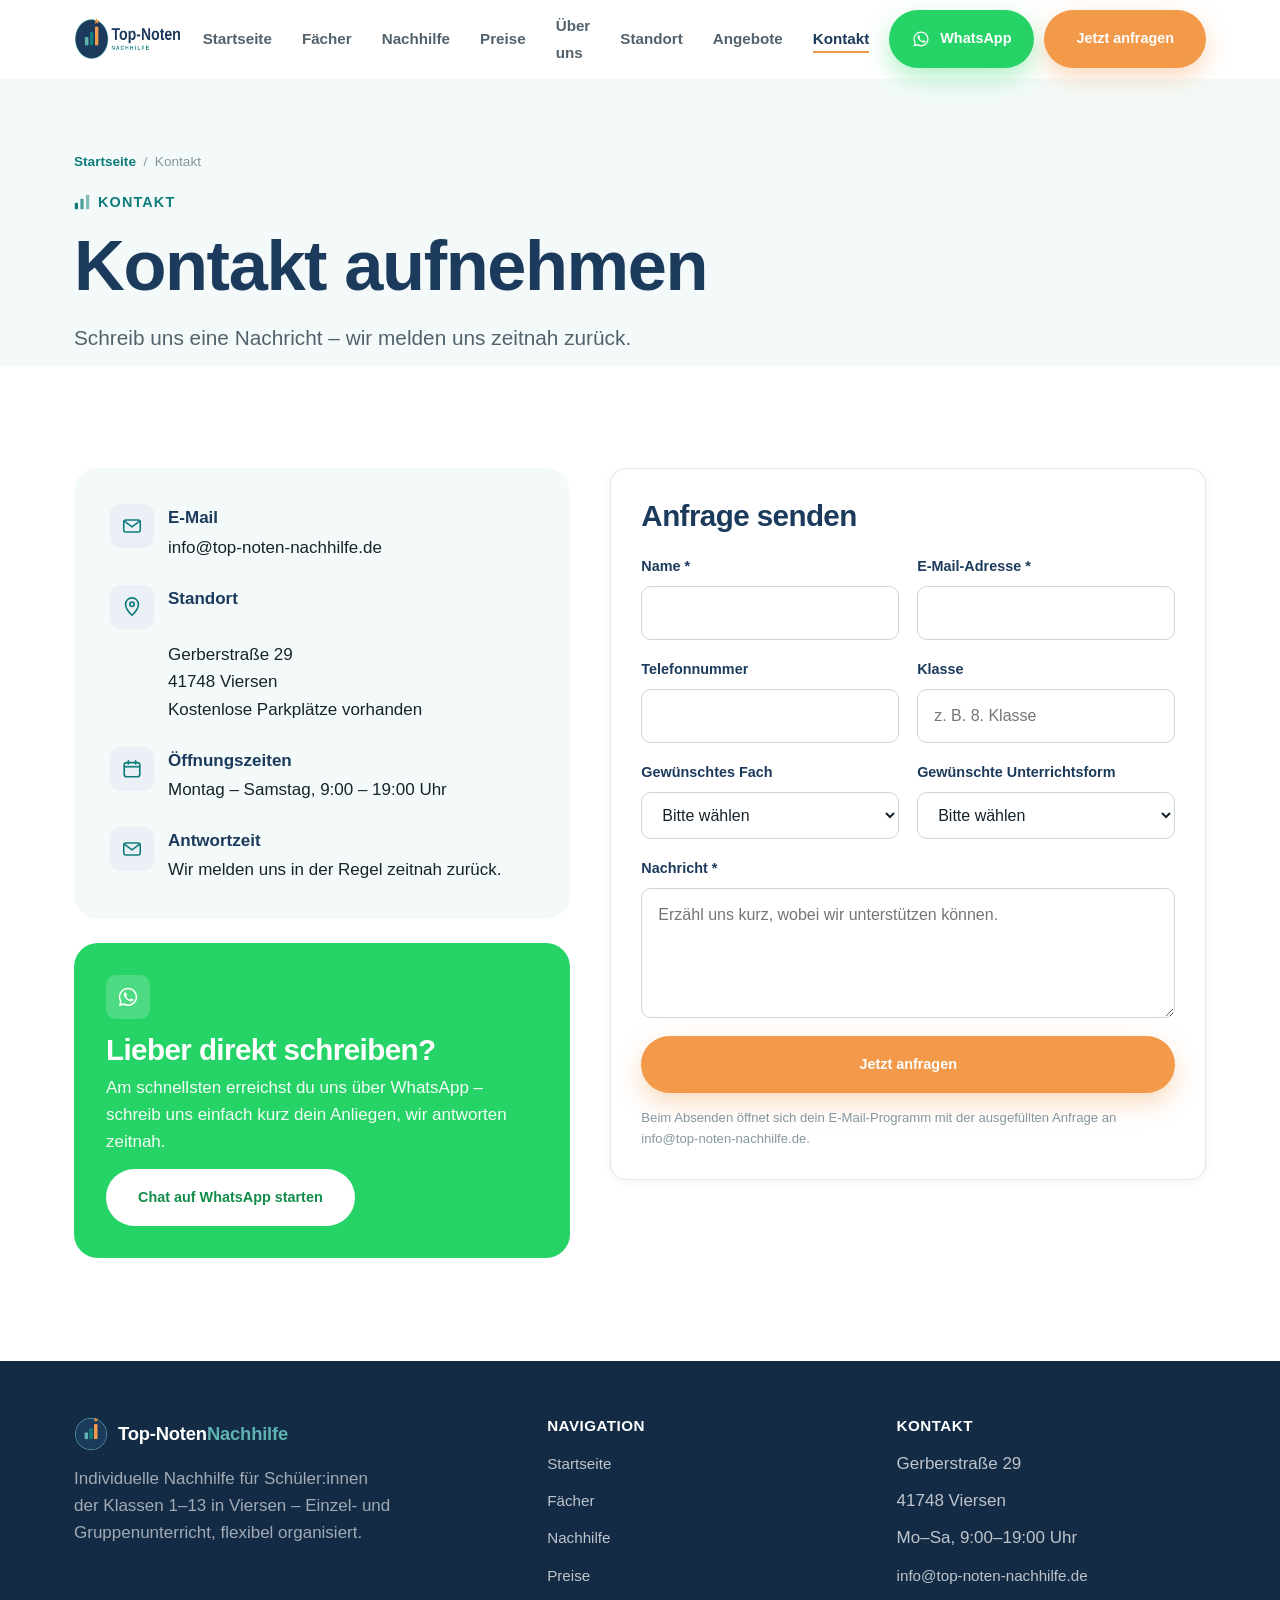
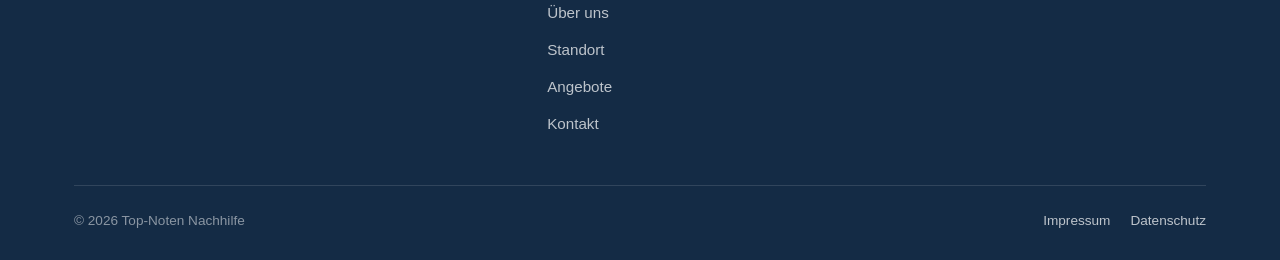
<file: kontakt.html>
<!doctype html>
<html lang="de">
<head>
  <meta charset="UTF-8" />
  <meta name="viewport" content="width=device-width, initial-scale=1" />
  <title>Kontakt | Top-Noten Nachhilfe Viersen</title>
  <meta name="description" content="Nimm Kontakt zu Top-Noten Nachhilfe in Viersen auf – per Formular oder E-Mail. Wir melden uns zeitnah zurück." />
  <link rel="canonical" href="https://www.top-noten-nachhilfe.de/kontakt.html" />
  <meta name="robots" content="index, follow" />
  <meta property="og:type" content="website" />
  <meta property="og:site_name" content="Top-Noten Nachhilfe" />
  <meta property="og:image" content="https://www.top-noten-nachhilfe.de/assets/img/logo-horizontal.png" />
  <meta property="og:title" content="Kontakt | Top-Noten Nachhilfe Viersen" />
  <meta property="og:description" content="Nimm Kontakt zu Top-Noten Nachhilfe in Viersen auf – per Formular oder E-Mail. Wir melden uns zeitnah zurück." />
  <meta property="og:url" content="https://www.top-noten-nachhilfe.de/kontakt.html" />
  <meta property="og:locale" content="de_DE" />
  <meta name="twitter:card" content="summary" />
  <meta name="twitter:title" content="Kontakt | Top-Noten Nachhilfe Viersen" />
  <meta name="twitter:description" content="Nimm Kontakt zu Top-Noten Nachhilfe in Viersen auf – per Formular oder E-Mail. Wir melden uns zeitnah zurück." />
  <link rel="icon" type="image/png" href="assets/img/favicon.png" />
  <link rel="stylesheet" href="assets/css/style.css" />
  <noscript><style>.reveal{opacity:1!important;transform:none!important}</style></noscript>
  <script type="application/ld+json">
  {
    "@context": "https://schema.org",
    "@type": "LocalBusiness",
    "name": "Top-Noten Nachhilfe",
    "image": "https://www.top-noten-nachhilfe.de/assets/img/logo-horizontal.png",
    "url": "https://www.top-noten-nachhilfe.de/",
    "telephone": "+491788745639",
    "email": "info@top-noten-nachhilfe.de",
    "priceRange": "€€",
    "address": {
      "@type": "PostalAddress",
      "streetAddress": "Gerberstraße 29",
      "postalCode": "41748",
      "addressLocality": "Viersen",
      "addressCountry": "DE"
    },
    "openingHoursSpecification": {
      "@type": "OpeningHoursSpecification",
      "dayOfWeek": ["Monday", "Tuesday", "Wednesday", "Thursday", "Friday", "Saturday"],
      "opens": "09:00",
      "closes": "19:00"
    }
  }
  </script>
</head>
<body class="">
  <a class="skip-link" href="#main">Zum Inhalt springen</a>
  <header class="site-header">
    <div class="container site-header__inner">
      <a class="brand" href="index.html" aria-label="Top-Noten Nachhilfe – Startseite">
        <img src="assets/img/logo-horizontal.png" alt="Top-Noten Nachhilfe" class="brand__logo" />
      </a>
      <nav class="nav-desktop" aria-label="Hauptnavigation">
        <ul>
          <li><a href="index.html">Startseite</a></li>
<li><a href="faecher.html">Fächer</a></li>
<li><a href="nachhilfe.html">Nachhilfe</a></li>
<li><a href="preise.html">Preise</a></li>
<li><a href="ueber-uns.html">Über uns</a></li>
<li><a href="standort.html">Standort</a></li>
<li><a href="angebote.html">Angebote</a></li>
<li><a href="kontakt.html" aria-current="page">Kontakt</a></li>
        </ul>
      </nav>
      <div style="display:flex; align-items:center; gap:10px;">
        <a
          class="btn btn-whatsapp header-cta"
          href="https://wa.me/491788745639"
          target="_blank"
          rel="noopener"
        >
          <svg viewBox="0 0 24 24" width="18" height="18" fill="currentColor" aria-hidden="true">
            <path d="M17.5 14.4c-.3-.1-1.7-.8-1.9-.9-.3-.1-.4-.1-.6.1-.2.3-.7.9-.8 1-.2.2-.3.2-.5.1-.3-.1-1.2-.4-2.2-1.4-.8-.7-1.4-1.6-1.5-1.9-.2-.3 0-.5.1-.6.1-.1.3-.3.4-.5.1-.1.2-.3.2-.4.1-.2 0-.3 0-.5-.1-.1-.6-1.5-.8-2-.2-.5-.4-.4-.6-.4h-.5c-.2 0-.5.1-.7.3-.2.3-.9.9-.9 2.1 0 1.3.9 2.5 1.1 2.7.1.2 1.9 2.9 4.6 4 .6.3 1.1.4 1.5.6.6.2 1.2.2 1.6.1.5-.1 1.7-.7 1.9-1.3.2-.6.2-1.1.2-1.3 0-.1-.2-.2-.4-.3Z"/>
            <path d="M12 2C6.5 2 2 6.4 2 11.9c0 1.9.5 3.6 1.4 5.1L2 22l5.2-1.4c1.4.8 3.1 1.3 4.8 1.3 5.5 0 10-4.4 10-9.9C22 6.4 17.5 2 12 2Zm0 18c-1.6 0-3.1-.4-4.4-1.2l-.3-.2-3.1.8.8-3-.2-.3C4.1 14.8 3.6 13.4 3.6 12 3.6 7.4 7.4 3.6 12 3.6S20.4 7.4 20.4 12 16.6 20 12 20Z"/>
          </svg>
          WhatsApp
        </a>

        <a class="btn btn-primary header-cta" href="kontakt.html">Jetzt anfragen</a>
        <button class="nav-toggle" aria-label="Menü öffnen" aria-expanded="false" aria-controls="mobile-nav">
          <svg viewBox="0 0 24 24" width="24" height="24" fill="none" xmlns="http://www.w3.org/2000/svg" ><path d="M4 7h16M4 12h16M4 17h16" stroke="currentColor" stroke-width="2" stroke-linecap="round"/></svg>
        </button>
      </div>
    </div>
  </header>
  <div class="mobile-nav" id="mobile-nav">
    <div class="mobile-nav__inner">
      <a href="index.html">Startseite</a>
<a href="faecher.html">Fächer</a>
<a href="nachhilfe.html">Nachhilfe</a>
<a href="preise.html">Preise</a>
<a href="ueber-uns.html">Über uns</a>
<a href="standort.html">Standort</a>
<a href="angebote.html">Angebote</a>
<a href="kontakt.html" aria-current="page">Kontakt</a>
      <a class="btn btn-primary btn-block" href="kontakt.html">Jetzt anfragen</a>
    </div>
  </div>
  <main id="main">
    <section class="page-hero">
      <div class="container">
        <p class="breadcrumb"><a href="index.html">Startseite</a> &nbsp;/&nbsp; Kontakt</p>
        <span class="eyebrow"><svg class="bars" width="16" height="16" viewBox="0 0 20 20" fill="none" xmlns="http://www.w3.org/2000/svg" aria-hidden="true"><rect x="1" y="11" width="4" height="8" rx="1" fill="currentColor"/><rect x="8" y="6" width="4" height="13" rx="1" fill="currentColor" opacity="0.75"/><rect x="15" y="1" width="4" height="18" rx="1" fill="currentColor" opacity="0.5"/></svg>Kontakt</span>
        <h1>Kontakt aufnehmen</h1>
        <p class="lead">Schreib uns eine Nachricht – wir melden uns zeitnah zurück.</p>
      </div>
    </section><section class="section">
      <div class="container">
        <div class="contact-layout">
          <div style="display:flex; flex-direction:column; gap:24px;">

            <div class="contact-info-card reveal">
              <div class="contact-info-row">
                <span class="icon-wrap"><svg viewBox="0 0 24 24" width="24" height="24" fill="none" xmlns="http://www.w3.org/2000/svg" ><rect x="3" y="5.5" width="18" height="13" rx="2.2" stroke="currentColor" stroke-width="1.7"/><path d="M4 7l8 6 8-6" stroke="currentColor" stroke-width="1.7" stroke-linecap="round" stroke-linejoin="round"/></svg></span>
                <div><strong>E-Mail</strong><a href="mailto:info@top-noten-nachhilfe.de">info@top-noten-nachhilfe.de</a></div>
              </div>
              <div class="contact-info-row">
                <span class="icon-wrap"><svg viewBox="0 0 24 24" width="24" height="24" fill="none" xmlns="http://www.w3.org/2000/svg" ><path d="M12 21s7-6.4 7-12A7 7 0 0 0 5 9c0 5.6 7 12 7 12Z" stroke="currentColor" stroke-width="1.8" stroke-linejoin="round"/><circle cx="12" cy="9" r="2.4" stroke="currentColor" stroke-width="1.8"/></svg></span>
                <div><strong>Standort</strong><br/>Gerberstraße 29<br/>41748 Viersen<br/>Kostenlose Parkplätze vorhanden</div>
              </div>
              <div class="contact-info-row">
                <span class="icon-wrap"><svg viewBox="0 0 24 24" width="24" height="24" fill="none" xmlns="http://www.w3.org/2000/svg" ><rect x="3.5" y="5" width="17" height="15.5" rx="2.5" stroke="currentColor" stroke-width="1.8"/><path d="M3.5 9.5h17" stroke="currentColor" stroke-width="1.8"/><path d="M8 3v3.5M16 3v3.5" stroke="currentColor" stroke-width="1.8" stroke-linecap="round"/></svg></span>
                <div><strong>Öffnungszeiten</strong>Montag – Samstag, 9:00 – 19:00 Uhr</div>
              </div>
              <div class="contact-info-row">
                <span class="icon-wrap"><svg viewBox="0 0 24 24" width="24" height="24" fill="none" xmlns="http://www.w3.org/2000/svg" ><rect x="3" y="5.5" width="18" height="13" rx="2.2" stroke="currentColor" stroke-width="1.7"/><path d="M4 7l8 6 8-6" stroke="currentColor" stroke-width="1.7" stroke-linecap="round" stroke-linejoin="round"/></svg></span>
                <div><strong>Antwortzeit</strong>Wir melden uns in der Regel zeitnah zurück.</div>
              </div>
            </div>

            <div
              class="contact-info-card reveal"
              style="
                background:#25D366;
                color:#FFFFFF;
                display:flex;
                flex-direction:column;
                align-items:flex-start;
                gap:14px;
                padding:32px;
              "
            >
              <span class="icon-wrap" style="background:rgba(255,255,255,0.18); color:#FFFFFF;">
                <svg viewBox="0 0 24 24" width="26" height="26" fill="currentColor" aria-hidden="true">
                  <path d="M17.5 14.4c-.3-.1-1.7-.8-1.9-.9-.3-.1-.4-.1-.6.1-.2.3-.7.9-.8 1-.2.2-.3.2-.5.1-.3-.1-1.2-.4-2.2-1.4-.8-.7-1.4-1.6-1.5-1.9-.2-.3 0-.5.1-.6.1-.1.3-.3.4-.5.1-.1.2-.3.2-.4.1-.2 0-.3 0-.5-.1-.1-.6-1.5-.8-2-.2-.5-.4-.4-.6-.4h-.5c-.2 0-.5.1-.7.3-.2.3-.9.9-.9 2.1 0 1.3.9 2.5 1.1 2.7.1.2 1.9 2.9 4.6 4 .6.3 1.1.4 1.5.6.6.2 1.2.2 1.6.1.5-.1 1.7-.7 1.9-1.3.2-.6.2-1.1.2-1.3 0-.1-.2-.2-.4-.3Z"/>
                  <path d="M12 2C6.5 2 2 6.4 2 11.9c0 1.9.5 3.6 1.4 5.1L2 22l5.2-1.4c1.4.8 3.1 1.3 4.8 1.3 5.5 0 10-4.4 10-9.9C22 6.4 17.5 2 12 2Zm0 18c-1.6 0-3.1-.4-4.4-1.2l-.3-.2-3.1.8.8-3-.2-.3C4.1 14.8 3.6 13.4 3.6 12 3.6 7.4 7.4 3.6 12 3.6S20.4 7.4 20.4 12 16.6 20 12 20Z"/>
                </svg>
              </span>

              <div>
                <h3 style="color:#FFFFFF; margin-bottom:6px;">Lieber direkt schreiben?</h3>
                <p style="color:#FFFFFF; opacity:0.95;">
                  Am schnellsten erreichst du uns über WhatsApp – schreib
                  uns einfach kurz dein Anliegen, wir antworten zeitnah.
                </p>
              </div>

              <a
                class="btn"
                href="https://wa.me/491788745639"
                target="_blank"
                rel="noopener"
                style="background:#FFFFFF; color:#128C4A; font-weight:700;"
              >
                Chat auf WhatsApp starten
              </a>
            </div>

          </div>

          <form class="card reveal" data-contact-form novalidate>
            <h3 style="margin-bottom:22px;">Anfrage senden</h3>
            <div class="form-grid form-grid--2">
              <div class="field">
                <label for="name">Name *</label>
                <input type="text" id="name" name="name" autocomplete="name" required />
              </div>
              <div class="field">
                <label for="email">E-Mail-Adresse *</label>
                <input type="email" id="email" name="email" autocomplete="email" required />
              </div>
              <div class="field">
                <label for="phone">Telefonnummer</label>
                <input type="tel" id="phone" name="phone" autocomplete="tel" />
              </div>
              <div class="field">
                <label for="grade">Klasse</label>
                <input type="text" id="grade" name="grade" placeholder="z. B. 8. Klasse" />
              </div>
              <div class="field">
                <label for="subject">Gewünschtes Fach</label>
                <select id="subject" name="subject">
                  <option value="">Bitte wählen</option>
                  <option>Mathematik</option>
                  <option>Deutsch</option>
                  <option>Englisch</option>
                  <option>Französisch</option>
                  <option>Latein</option>
                  <option>Sonstiges / nach Absprache</option>
                </select>
              </div>
              <div class="field">
                <label for="mode">Gewünschte Unterrichtsform</label>
                <select id="mode" name="mode">
                  <option value="">Bitte wählen</option>
                  <option>Einzelunterricht</option>
                  <option>Gruppenunterricht</option>
                  <option>Keine Präferenz</option>
                </select>
              </div>
            </div>
            <div class="field" style="margin-top:18px;">
              <label for="message">Nachricht *</label>
              <textarea id="message" name="message" required placeholder="Erzähl uns kurz, wobei wir unterstützen können."></textarea>
            </div>
            <div class="form-status" role="status" aria-live="polite"></div>
            <button type="submit" class="btn btn-primary btn-block" style="margin-top:18px;">Jetzt anfragen</button>
            <p style="font-size:0.82rem; color:var(--ink-faint); margin-top:14px;">
              Beim Absenden öffnet sich dein E-Mail-Programm mit der ausgefüllten Anfrage an info@top-noten-nachhilfe.de.
            </p>
          </form>
        </div>
      </div>
    </section>
  </main>
  <footer class="site-footer">
    <div class="container">
      <div class="footer-grid">
        <div class="footer-brand">
          <div class="brand"><img src="assets/img/logo-icon.png" alt="" class="brand__icon" aria-hidden="true" />
            <span class="brand__name" style="color:#FFFFFF">Top-Noten<span class="brand__name-2" style="color:var(--teal-light)">Nachhilfe</span></span>
</div>
          <p>Individuelle Nachhilfe für Schüler:innen der Klassen 1–13 in Viersen – Einzel- und Gruppenunterricht, flexibel organisiert.</p>
        </div>
        <div class="footer-col">
          <h4>Navigation</h4>
          <ul>
            <li><a href="index.html">Startseite</a></li>
<li><a href="faecher.html">Fächer</a></li>
<li><a href="nachhilfe.html">Nachhilfe</a></li>
<li><a href="preise.html">Preise</a></li>
<li><a href="ueber-uns.html">Über uns</a></li>
<li><a href="standort.html">Standort</a></li>
<li><a href="angebote.html">Angebote</a></li>
<li><a href="kontakt.html">Kontakt</a></li>
          </ul>
        </div>
        <div class="footer-col">
          <h4>Kontakt</h4>
          <ul>
            <li>Gerberstraße 29</li>
            <li>41748 Viersen</li>
            <li>Mo–Sa, 9:00–19:00 Uhr</li>
            <li><a href="mailto:info@top-noten-nachhilfe.de">info@top-noten-nachhilfe.de</a></li>
          </ul>
        </div>
      </div>
      <div class="footer-bottom">
        <span>© <span data-year>2026</span> Top-Noten Nachhilfe</span>
        <ul>
          <li><a href="impressum.html">Impressum</a></li>
          <li><a href="datenschutz.html">Datenschutz</a></li>
        </ul>
      </div>
    </div>
  </footer>
  <script src="assets/js/main.js" defer></script>
</body>
</html>
</file>
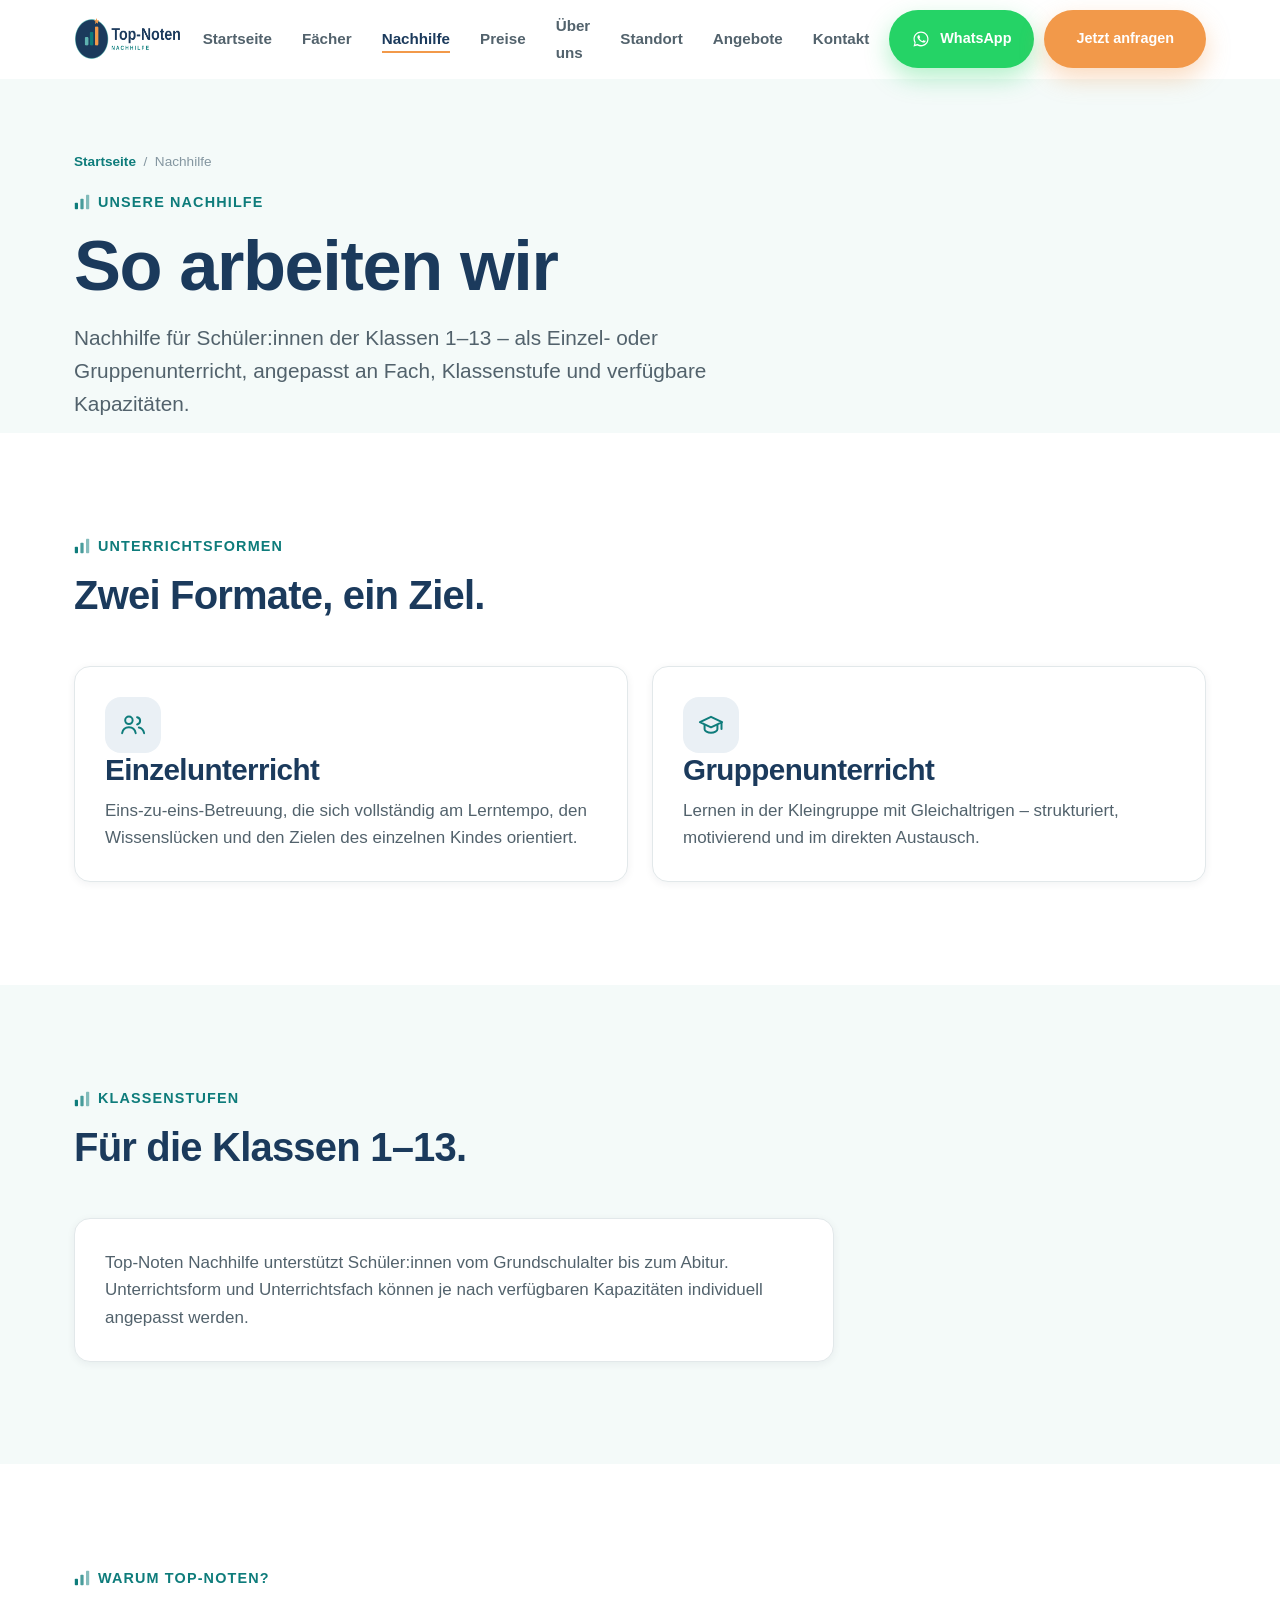
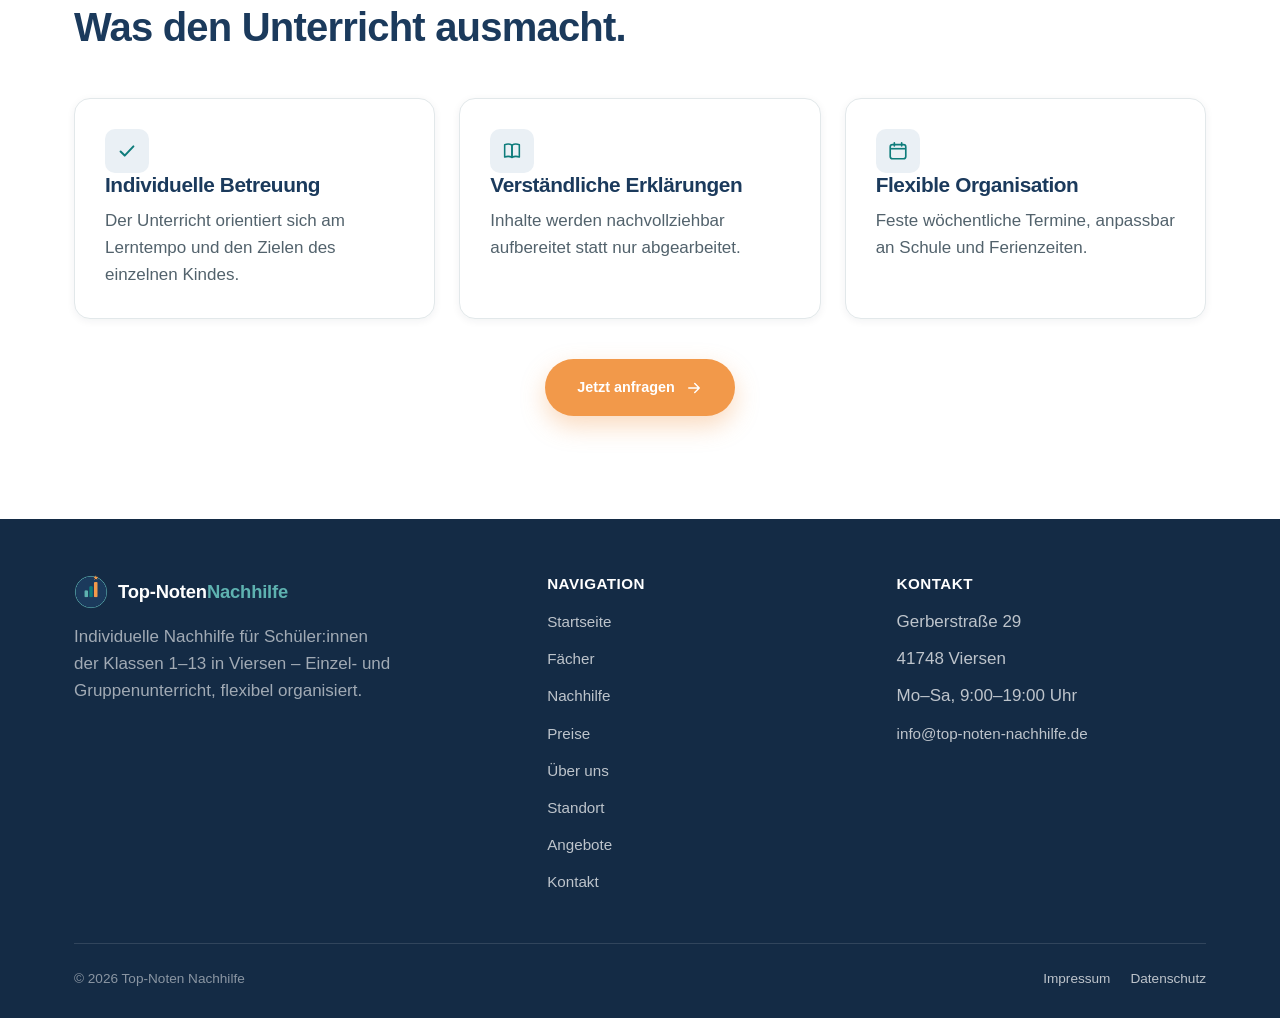
<file: nachhilfe.html>
<!doctype html>
<html lang="de">
<head>
  <meta charset="UTF-8" />
  <meta name="viewport" content="width=device-width, initial-scale=1" />
  <title>Unsere Nachhilfe | Einzel- & Gruppenunterricht – Top-Noten Nachhilfe Viersen</title>
  <meta name="description" content="Einzel- und Gruppenunterricht für Schüler:innen der Klassen 1–13 in Viersen – individuell, verständlich und flexibel organisiert." />
  <link rel="canonical" href="https://www.top-noten-nachhilfe.de/nachhilfe.html" />
  <meta name="robots" content="index, follow" />
  <meta property="og:type" content="website" />
  <meta property="og:site_name" content="Top-Noten Nachhilfe" />
  <meta property="og:image" content="https://www.top-noten-nachhilfe.de/assets/img/logo-horizontal.png" />
  <meta property="og:title" content="Unsere Nachhilfe | Einzel- & Gruppenunterricht – Top-Noten Nachhilfe Viersen" />
  <meta property="og:description" content="Einzel- und Gruppenunterricht für Schüler:innen der Klassen 1–13 in Viersen – individuell, verständlich und flexibel organisiert." />
  <meta property="og:url" content="https://www.top-noten-nachhilfe.de/nachhilfe.html" />
  <meta property="og:locale" content="de_DE" />
  <meta name="twitter:card" content="summary" />
  <meta name="twitter:title" content="Unsere Nachhilfe | Einzel- & Gruppenunterricht – Top-Noten Nachhilfe Viersen" />
  <meta name="twitter:description" content="Einzel- und Gruppenunterricht für Schüler:innen der Klassen 1–13 in Viersen – individuell, verständlich und flexibel organisiert." />
  <link rel="icon" type="image/png" href="assets/img/favicon.png" />
  <link rel="stylesheet" href="assets/css/style.css" />
  <noscript><style>.reveal{opacity:1!important;transform:none!important}</style></noscript>
  <script type="application/ld+json">
  {
    "@context": "https://schema.org",
    "@type": "LocalBusiness",
    "name": "Top-Noten Nachhilfe",
    "image": "https://www.top-noten-nachhilfe.de/assets/img/logo-horizontal.png",
    "url": "https://www.top-noten-nachhilfe.de/",
    "telephone": "+491788745639",
    "email": "info@top-noten-nachhilfe.de",
    "priceRange": "€€",
    "address": {
      "@type": "PostalAddress",
      "streetAddress": "Gerberstraße 29",
      "postalCode": "41748",
      "addressLocality": "Viersen",
      "addressCountry": "DE"
    },
    "openingHoursSpecification": {
      "@type": "OpeningHoursSpecification",
      "dayOfWeek": ["Monday", "Tuesday", "Wednesday", "Thursday", "Friday", "Saturday"],
      "opens": "09:00",
      "closes": "19:00"
    }
  }
  </script>
</head>
<body class="">
  <a class="skip-link" href="#main">Zum Inhalt springen</a>
  <header class="site-header">
    <div class="container site-header__inner">
      <a class="brand" href="index.html" aria-label="Top-Noten Nachhilfe – Startseite">
        <img src="assets/img/logo-horizontal.png" alt="Top-Noten Nachhilfe" class="brand__logo" />
      </a>
      <nav class="nav-desktop" aria-label="Hauptnavigation">
        <ul>
          <li><a href="index.html">Startseite</a></li>
<li><a href="faecher.html">Fächer</a></li>
<li><a href="nachhilfe.html" aria-current="page">Nachhilfe</a></li>
<li><a href="preise.html">Preise</a></li>
<li><a href="ueber-uns.html">Über uns</a></li>
<li><a href="standort.html">Standort</a></li>
<li><a href="angebote.html">Angebote</a></li>
<li><a href="kontakt.html">Kontakt</a></li>
        </ul>
      </nav>
      <div style="display:flex; align-items:center; gap:10px;">
        <a
          class="btn btn-whatsapp header-cta"
          href="https://wa.me/491788745639"
          target="_blank"
          rel="noopener"
        >
          <svg viewBox="0 0 24 24" width="18" height="18" fill="currentColor" aria-hidden="true">
            <path d="M17.5 14.4c-.3-.1-1.7-.8-1.9-.9-.3-.1-.4-.1-.6.1-.2.3-.7.9-.8 1-.2.2-.3.2-.5.1-.3-.1-1.2-.4-2.2-1.4-.8-.7-1.4-1.6-1.5-1.9-.2-.3 0-.5.1-.6.1-.1.3-.3.4-.5.1-.1.2-.3.2-.4.1-.2 0-.3 0-.5-.1-.1-.6-1.5-.8-2-.2-.5-.4-.4-.6-.4h-.5c-.2 0-.5.1-.7.3-.2.3-.9.9-.9 2.1 0 1.3.9 2.5 1.1 2.7.1.2 1.9 2.9 4.6 4 .6.3 1.1.4 1.5.6.6.2 1.2.2 1.6.1.5-.1 1.7-.7 1.9-1.3.2-.6.2-1.1.2-1.3 0-.1-.2-.2-.4-.3Z"/>
            <path d="M12 2C6.5 2 2 6.4 2 11.9c0 1.9.5 3.6 1.4 5.1L2 22l5.2-1.4c1.4.8 3.1 1.3 4.8 1.3 5.5 0 10-4.4 10-9.9C22 6.4 17.5 2 12 2Zm0 18c-1.6 0-3.1-.4-4.4-1.2l-.3-.2-3.1.8.8-3-.2-.3C4.1 14.8 3.6 13.4 3.6 12 3.6 7.4 7.4 3.6 12 3.6S20.4 7.4 20.4 12 16.6 20 12 20Z"/>
          </svg>
          WhatsApp
        </a>

        <a class="btn btn-primary header-cta" href="kontakt.html">Jetzt anfragen</a>
        <button class="nav-toggle" aria-label="Menü öffnen" aria-expanded="false" aria-controls="mobile-nav">
          <svg viewBox="0 0 24 24" width="24" height="24" fill="none" xmlns="http://www.w3.org/2000/svg" ><path d="M4 7h16M4 12h16M4 17h16" stroke="currentColor" stroke-width="2" stroke-linecap="round"/></svg>
        </button>
      </div>
    </div>
  </header>
  <div class="mobile-nav" id="mobile-nav">
    <div class="mobile-nav__inner">
      <a href="index.html">Startseite</a>
<a href="faecher.html">Fächer</a>
<a href="nachhilfe.html" aria-current="page">Nachhilfe</a>
<a href="preise.html">Preise</a>
<a href="ueber-uns.html">Über uns</a>
<a href="standort.html">Standort</a>
<a href="angebote.html">Angebote</a>
<a href="kontakt.html">Kontakt</a>
      <a class="btn btn-primary btn-block" href="kontakt.html">Jetzt anfragen</a>
    </div>
  </div>
  <main id="main">
    <section class="page-hero">
      <div class="container">
        <p class="breadcrumb"><a href="index.html">Startseite</a> &nbsp;/&nbsp; Nachhilfe</p>
        <span class="eyebrow"><svg class="bars" width="16" height="16" viewBox="0 0 20 20" fill="none" xmlns="http://www.w3.org/2000/svg" aria-hidden="true"><rect x="1" y="11" width="4" height="8" rx="1" fill="currentColor"/><rect x="8" y="6" width="4" height="13" rx="1" fill="currentColor" opacity="0.75"/><rect x="15" y="1" width="4" height="18" rx="1" fill="currentColor" opacity="0.5"/></svg>Unsere Nachhilfe</span>
        <h1>So arbeiten wir</h1>
        <p class="lead">Nachhilfe für Schüler:innen der Klassen 1–13 – als Einzel- oder Gruppenunterricht, angepasst an Fach, Klassenstufe und verfügbare Kapazitäten.</p>
      </div>
    </section><section class="section">
      <div class="container">
        <div class="section-head">
      <span class="eyebrow"><svg class="bars" width="16" height="16" viewBox="0 0 20 20" fill="none" xmlns="http://www.w3.org/2000/svg" aria-hidden="true"><rect x="1" y="11" width="4" height="8" rx="1" fill="currentColor"/><rect x="8" y="6" width="4" height="13" rx="1" fill="currentColor" opacity="0.75"/><rect x="15" y="1" width="4" height="18" rx="1" fill="currentColor" opacity="0.5"/></svg>Unterrichtsformen</span>
      <h2>Zwei Formate, ein Ziel.</h2>
      
    </div>
        <div class="grid grid--2">
          <div class="card reveal">
          <div class="icon-wrap icon-wrap--lg"><svg viewBox="0 0 24 24" width="24" height="24" fill="none" xmlns="http://www.w3.org/2000/svg" ><circle cx="8.5" cy="8" r="3.2" stroke="currentColor" stroke-width="1.7"/><path d="M2.7 19c.6-3.2 3-5 5.8-5s5.2 1.8 5.8 5" stroke="currentColor" stroke-width="1.7" stroke-linecap="round"/><path d="M15.5 5.3c1.5.3 2.6 1.6 2.6 3.1 0 1.5-1.1 2.8-2.6 3.1" stroke="currentColor" stroke-width="1.7" stroke-linecap="round"/><path d="M17 14.2c2.3.5 4 2.2 4.5 4.8" stroke="currentColor" stroke-width="1.7" stroke-linecap="round"/></svg></div>
          <h3>Einzelunterricht</h3>
          <p>Eins-zu-eins-Betreuung, die sich vollständig am Lerntempo, den Wissenslücken und den Zielen des einzelnen Kindes orientiert.</p>
        </div><div class="card reveal">
          <div class="icon-wrap icon-wrap--lg"><svg viewBox="0 0 24 24" width="24" height="24" fill="none" xmlns="http://www.w3.org/2000/svg" ><path d="M2.5 9.5 12 5l9.5 4.5L12 14 2.5 9.5Z" stroke="currentColor" stroke-width="1.7" stroke-linejoin="round"/><path d="M6.5 11.7v4c0 1.3 2.5 3 5.5 3s5.5-1.7 5.5-3v-4" stroke="currentColor" stroke-width="1.7"/><path d="M21 10v5.5" stroke="currentColor" stroke-width="1.7" stroke-linecap="round"/></svg></div>
          <h3>Gruppenunterricht</h3>
          <p>Lernen in der Kleingruppe mit Gleichaltrigen – strukturiert, motivierend und im direkten Austausch.</p>
        </div>
        </div>
      </div>
    </section>
    <section class="section section--tint">
      <div class="container">
        <div class="section-head">
      <span class="eyebrow"><svg class="bars" width="16" height="16" viewBox="0 0 20 20" fill="none" xmlns="http://www.w3.org/2000/svg" aria-hidden="true"><rect x="1" y="11" width="4" height="8" rx="1" fill="currentColor"/><rect x="8" y="6" width="4" height="13" rx="1" fill="currentColor" opacity="0.75"/><rect x="15" y="1" width="4" height="18" rx="1" fill="currentColor" opacity="0.5"/></svg>Klassenstufen</span>
      <h2>Für die Klassen 1–13.</h2>
      
    </div>
        <div class="card reveal" style="max-width:760px;">
          <p>Top-Noten Nachhilfe unterstützt Schüler:innen vom Grundschulalter bis zum Abitur. Unterrichtsform und Unterrichtsfach können je nach verfügbaren Kapazitäten individuell angepasst werden.</p>
        </div>
      </div>
    </section>
    <section class="section">
      <div class="container">
        <div class="section-head">
      <span class="eyebrow"><svg class="bars" width="16" height="16" viewBox="0 0 20 20" fill="none" xmlns="http://www.w3.org/2000/svg" aria-hidden="true"><rect x="1" y="11" width="4" height="8" rx="1" fill="currentColor"/><rect x="8" y="6" width="4" height="13" rx="1" fill="currentColor" opacity="0.75"/><rect x="15" y="1" width="4" height="18" rx="1" fill="currentColor" opacity="0.5"/></svg>Warum Top-Noten?</span>
      <h2>Was den Unterricht ausmacht.</h2>
      
    </div>
        <div class="grid grid--3">
          <div class="card reveal"><div class="icon-wrap"><svg viewBox="0 0 24 24" width="24" height="24" fill="none" xmlns="http://www.w3.org/2000/svg" ><path d="M5 12.5l4.5 4.5L19 7" stroke="currentColor" stroke-width="2.2" stroke-linecap="round" stroke-linejoin="round"/></svg></div><h4>Individuelle Betreuung</h4><p>Der Unterricht orientiert sich am Lerntempo und den Zielen des einzelnen Kindes.</p></div>
          <div class="card reveal"><div class="icon-wrap"><svg viewBox="0 0 24 24" width="24" height="24" fill="none" xmlns="http://www.w3.org/2000/svg" ><path d="M4 5.2c2.6-1 5.6-1 8 .4v13.4c-2.4-1.4-5.4-1.4-8-.4V5.2Z" stroke="currentColor" stroke-width="1.7" stroke-linejoin="round"/><path d="M20 5.2c-2.6-1-5.6-1-8 .4v13.4c2.4-1.4 5.4-1.4 8-.4V5.2Z" stroke="currentColor" stroke-width="1.7" stroke-linejoin="round"/></svg></div><h4>Verständliche Erklärungen</h4><p>Inhalte werden nachvollziehbar aufbereitet statt nur abgearbeitet.</p></div>
          <div class="card reveal"><div class="icon-wrap"><svg viewBox="0 0 24 24" width="24" height="24" fill="none" xmlns="http://www.w3.org/2000/svg" ><rect x="3.5" y="5" width="17" height="15.5" rx="2.5" stroke="currentColor" stroke-width="1.8"/><path d="M3.5 9.5h17" stroke="currentColor" stroke-width="1.8"/><path d="M8 3v3.5M16 3v3.5" stroke="currentColor" stroke-width="1.8" stroke-linecap="round"/></svg></div><h4>Flexible Organisation</h4><p>Feste wöchentliche Termine, anpassbar an Schule und Ferienzeiten.</p></div>
        </div>
        <p class="text-center" style="margin-top:40px;">
          <a class="btn btn-primary" href="kontakt.html">Jetzt anfragen <svg viewBox="0 0 24 24" width="24" height="24" fill="none" xmlns="http://www.w3.org/2000/svg" ><path d="M5 12h14M13 6l6 6-6 6" stroke="currentColor" stroke-width="1.9" stroke-linecap="round" stroke-linejoin="round"/></svg></a>
        </p>
      </div>
    </section>
  </main>
  <footer class="site-footer">
    <div class="container">
      <div class="footer-grid">
        <div class="footer-brand">
          <div class="brand"><img src="assets/img/logo-icon.png" alt="" class="brand__icon" aria-hidden="true" />
            <span class="brand__name" style="color:#FFFFFF">Top-Noten<span class="brand__name-2" style="color:var(--teal-light)">Nachhilfe</span></span>
</div>
          <p>Individuelle Nachhilfe für Schüler:innen der Klassen 1–13 in Viersen – Einzel- und Gruppenunterricht, flexibel organisiert.</p>
        </div>
        <div class="footer-col">
          <h4>Navigation</h4>
          <ul>
            <li><a href="index.html">Startseite</a></li>
<li><a href="faecher.html">Fächer</a></li>
<li><a href="nachhilfe.html">Nachhilfe</a></li>
<li><a href="preise.html">Preise</a></li>
<li><a href="ueber-uns.html">Über uns</a></li>
<li><a href="standort.html">Standort</a></li>
<li><a href="angebote.html">Angebote</a></li>
<li><a href="kontakt.html">Kontakt</a></li>
          </ul>
        </div>
        <div class="footer-col">
          <h4>Kontakt</h4>
          <ul>
            <li>Gerberstraße 29</li>
            <li>41748 Viersen</li>
            <li>Mo–Sa, 9:00–19:00 Uhr</li>
            <li><a href="mailto:info@top-noten-nachhilfe.de">info@top-noten-nachhilfe.de</a></li>
          </ul>
        </div>
      </div>
      <div class="footer-bottom">
        <span>© <span data-year>2026</span> Top-Noten Nachhilfe</span>
        <ul>
          <li><a href="impressum.html">Impressum</a></li>
          <li><a href="datenschutz.html">Datenschutz</a></li>
        </ul>
      </div>
    </div>
  </footer>
  <script src="assets/js/main.js" defer></script>
</body>
</html>
</file>
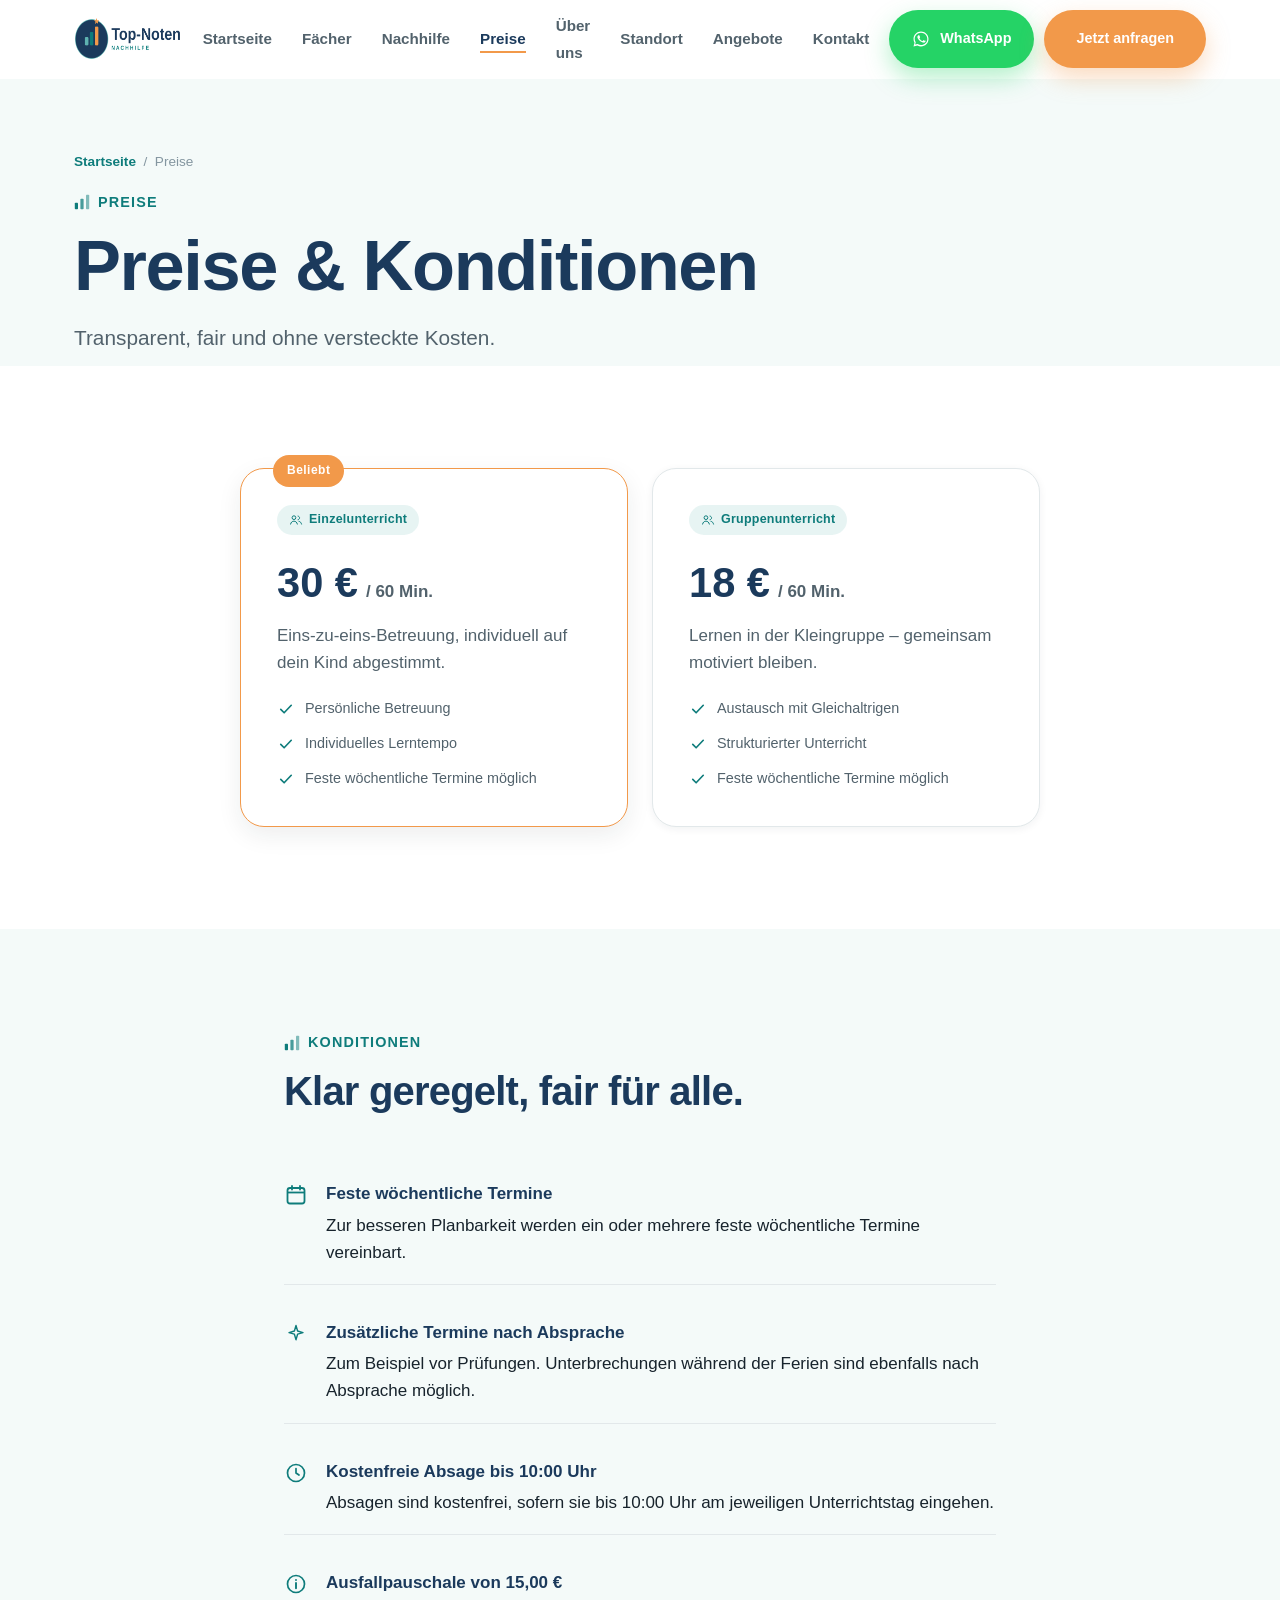
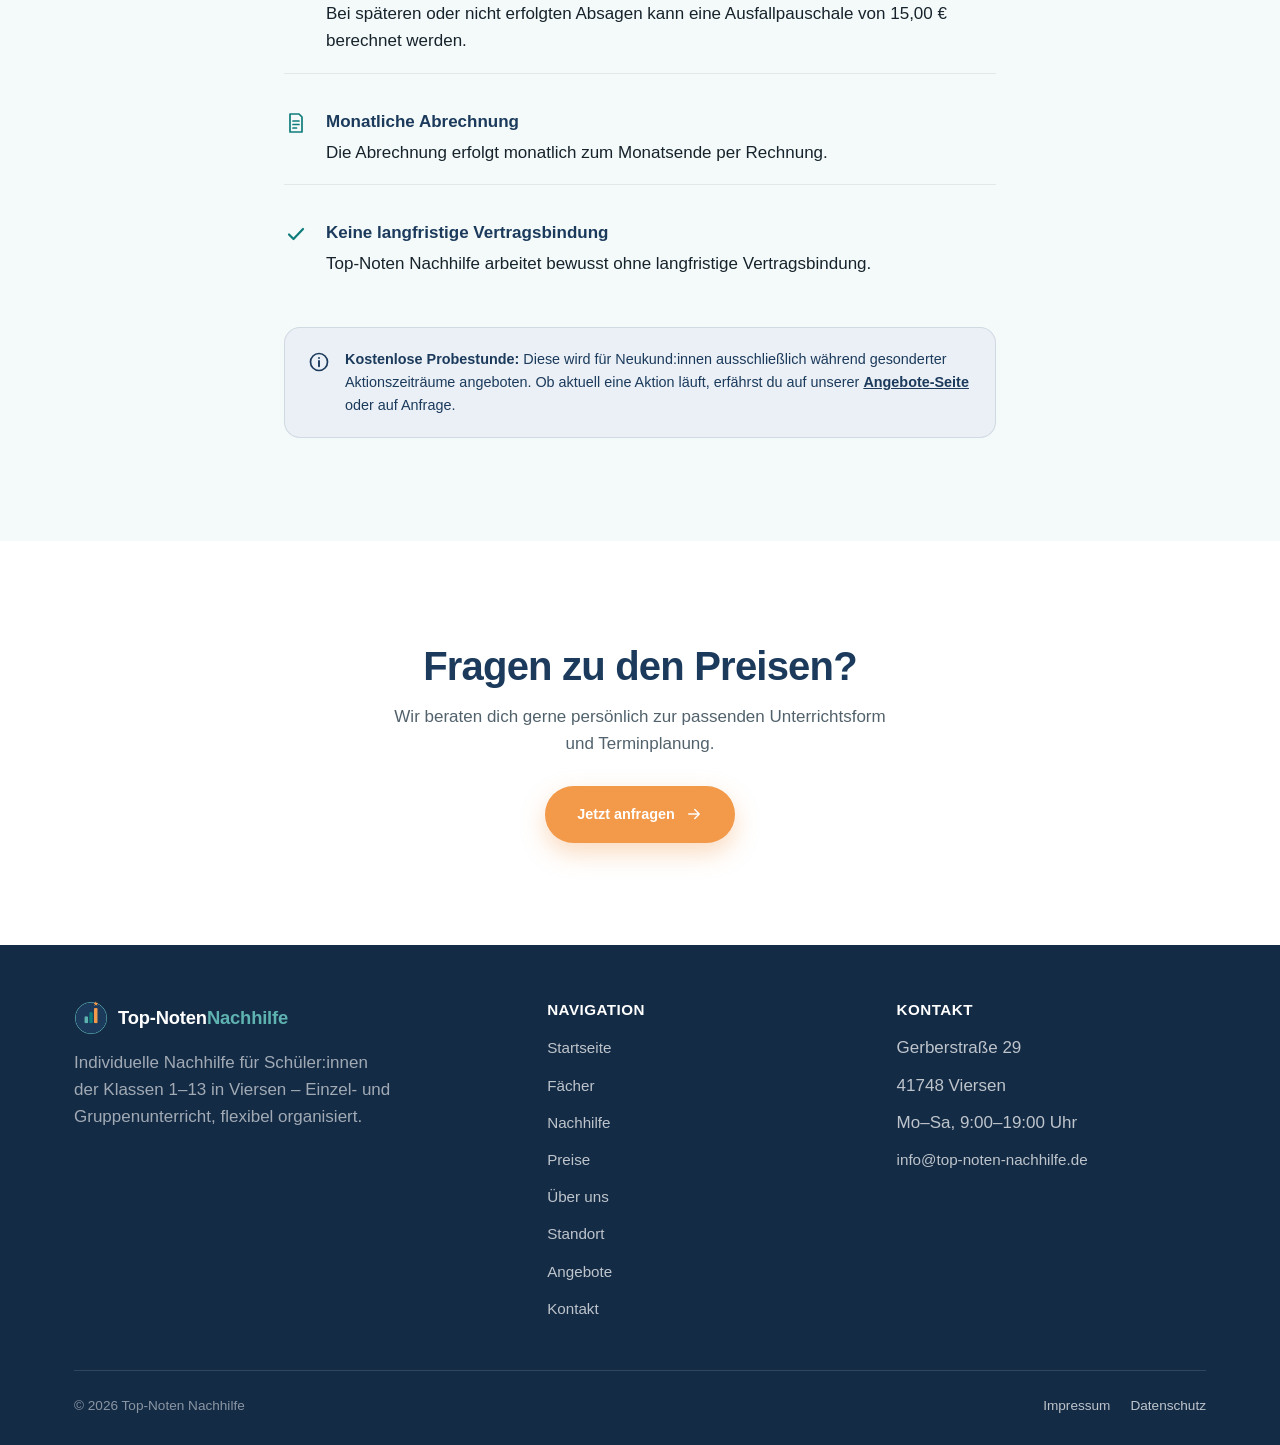
<file: preise.html>
<!doctype html>
<html lang="de">
<head>
  <meta charset="UTF-8" />
  <meta name="viewport" content="width=device-width, initial-scale=1" />
  <title>Preise & Konditionen | Top-Noten Nachhilfe Viersen</title>
  <meta name="description" content="Einzelunterricht 30 €/60 Min., Gruppenunterricht 18 €/60 Min. Faire Konditionen ohne langfristige Vertragsbindung – Nachhilfe in Viersen." />
  <link rel="canonical" href="https://www.top-noten-nachhilfe.de/preise.html" />
  <meta name="robots" content="index, follow" />
  <meta property="og:type" content="website" />
  <meta property="og:site_name" content="Top-Noten Nachhilfe" />
  <meta property="og:image" content="https://www.top-noten-nachhilfe.de/assets/img/logo-horizontal.png" />
  <meta property="og:title" content="Preise & Konditionen | Top-Noten Nachhilfe Viersen" />
  <meta property="og:description" content="Einzelunterricht 30 €/60 Min., Gruppenunterricht 18 €/60 Min. Faire Konditionen ohne langfristige Vertragsbindung – Nachhilfe in Viersen." />
  <meta property="og:url" content="https://www.top-noten-nachhilfe.de/preise.html" />
  <meta property="og:locale" content="de_DE" />
  <meta name="twitter:card" content="summary" />
  <meta name="twitter:title" content="Preise & Konditionen | Top-Noten Nachhilfe Viersen" />
  <meta name="twitter:description" content="Einzelunterricht 30 €/60 Min., Gruppenunterricht 18 €/60 Min. Faire Konditionen ohne langfristige Vertragsbindung – Nachhilfe in Viersen." />
  <link rel="icon" type="image/png" href="assets/img/favicon.png" />
  <link rel="stylesheet" href="assets/css/style.css" />
  <noscript><style>.reveal{opacity:1!important;transform:none!important}</style></noscript>
  <script type="application/ld+json">
  {
    "@context": "https://schema.org",
    "@type": "LocalBusiness",
    "name": "Top-Noten Nachhilfe",
    "image": "https://www.top-noten-nachhilfe.de/assets/img/logo-horizontal.png",
    "url": "https://www.top-noten-nachhilfe.de/",
    "telephone": "+491788745639",
    "email": "info@top-noten-nachhilfe.de",
    "priceRange": "€€",
    "address": {
      "@type": "PostalAddress",
      "streetAddress": "Gerberstraße 29",
      "postalCode": "41748",
      "addressLocality": "Viersen",
      "addressCountry": "DE"
    },
    "openingHoursSpecification": {
      "@type": "OpeningHoursSpecification",
      "dayOfWeek": ["Monday", "Tuesday", "Wednesday", "Thursday", "Friday", "Saturday"],
      "opens": "09:00",
      "closes": "19:00"
    }
  }
  </script>
</head>
<body class="">
  <a class="skip-link" href="#main">Zum Inhalt springen</a>
  <header class="site-header">
    <div class="container site-header__inner">
      <a class="brand" href="index.html" aria-label="Top-Noten Nachhilfe – Startseite">
        <img src="assets/img/logo-horizontal.png" alt="Top-Noten Nachhilfe" class="brand__logo" />
      </a>
      <nav class="nav-desktop" aria-label="Hauptnavigation">
        <ul>
          <li><a href="index.html">Startseite</a></li>
<li><a href="faecher.html">Fächer</a></li>
<li><a href="nachhilfe.html">Nachhilfe</a></li>
<li><a href="preise.html" aria-current="page">Preise</a></li>
<li><a href="ueber-uns.html">Über uns</a></li>
<li><a href="standort.html">Standort</a></li>
<li><a href="angebote.html">Angebote</a></li>
<li><a href="kontakt.html">Kontakt</a></li>
        </ul>
      </nav>
      <div style="display:flex; align-items:center; gap:10px;">
        <a
          class="btn btn-whatsapp header-cta"
          href="https://wa.me/491788745639"
          target="_blank"
          rel="noopener"
        >
          <svg viewBox="0 0 24 24" width="18" height="18" fill="currentColor" aria-hidden="true">
            <path d="M17.5 14.4c-.3-.1-1.7-.8-1.9-.9-.3-.1-.4-.1-.6.1-.2.3-.7.9-.8 1-.2.2-.3.2-.5.1-.3-.1-1.2-.4-2.2-1.4-.8-.7-1.4-1.6-1.5-1.9-.2-.3 0-.5.1-.6.1-.1.3-.3.4-.5.1-.1.2-.3.2-.4.1-.2 0-.3 0-.5-.1-.1-.6-1.5-.8-2-.2-.5-.4-.4-.6-.4h-.5c-.2 0-.5.1-.7.3-.2.3-.9.9-.9 2.1 0 1.3.9 2.5 1.1 2.7.1.2 1.9 2.9 4.6 4 .6.3 1.1.4 1.5.6.6.2 1.2.2 1.6.1.5-.1 1.7-.7 1.9-1.3.2-.6.2-1.1.2-1.3 0-.1-.2-.2-.4-.3Z"/>
            <path d="M12 2C6.5 2 2 6.4 2 11.9c0 1.9.5 3.6 1.4 5.1L2 22l5.2-1.4c1.4.8 3.1 1.3 4.8 1.3 5.5 0 10-4.4 10-9.9C22 6.4 17.5 2 12 2Zm0 18c-1.6 0-3.1-.4-4.4-1.2l-.3-.2-3.1.8.8-3-.2-.3C4.1 14.8 3.6 13.4 3.6 12 3.6 7.4 7.4 3.6 12 3.6S20.4 7.4 20.4 12 16.6 20 12 20Z"/>
          </svg>
          WhatsApp
        </a>

        <a class="btn btn-primary header-cta" href="kontakt.html">Jetzt anfragen</a>
        <button class="nav-toggle" aria-label="Menü öffnen" aria-expanded="false" aria-controls="mobile-nav">
          <svg viewBox="0 0 24 24" width="24" height="24" fill="none" xmlns="http://www.w3.org/2000/svg" ><path d="M4 7h16M4 12h16M4 17h16" stroke="currentColor" stroke-width="2" stroke-linecap="round"/></svg>
        </button>
      </div>
    </div>
  </header>
  <div class="mobile-nav" id="mobile-nav">
    <div class="mobile-nav__inner">
      <a href="index.html">Startseite</a>
<a href="faecher.html">Fächer</a>
<a href="nachhilfe.html">Nachhilfe</a>
<a href="preise.html" aria-current="page">Preise</a>
<a href="ueber-uns.html">Über uns</a>
<a href="standort.html">Standort</a>
<a href="angebote.html">Angebote</a>
<a href="kontakt.html">Kontakt</a>
      <a class="btn btn-primary btn-block" href="kontakt.html">Jetzt anfragen</a>
    </div>
  </div>
  <main id="main">
    <section class="page-hero">
      <div class="container">
        <p class="breadcrumb"><a href="index.html">Startseite</a> &nbsp;/&nbsp; Preise</p>
        <span class="eyebrow"><svg class="bars" width="16" height="16" viewBox="0 0 20 20" fill="none" xmlns="http://www.w3.org/2000/svg" aria-hidden="true"><rect x="1" y="11" width="4" height="8" rx="1" fill="currentColor"/><rect x="8" y="6" width="4" height="13" rx="1" fill="currentColor" opacity="0.75"/><rect x="15" y="1" width="4" height="18" rx="1" fill="currentColor" opacity="0.5"/></svg>Preise</span>
        <h1>Preise &amp; Konditionen</h1>
        <p class="lead">Transparent, fair und ohne versteckte Kosten.</p>
      </div>
    </section><section class="section">
      <div class="container">
        <div class="pricing-grid" style="max-width:800px; margin-inline:auto;">
          <div class="price-card price-card--highlight reveal">
            <span class="price-card__badge">Beliebt</span>
            <span class="badge"><svg viewBox="0 0 24 24" width="24" height="24" fill="none" xmlns="http://www.w3.org/2000/svg" ><circle cx="8.5" cy="8" r="3.2" stroke="currentColor" stroke-width="1.7"/><path d="M2.7 19c.6-3.2 3-5 5.8-5s5.2 1.8 5.8 5" stroke="currentColor" stroke-width="1.7" stroke-linecap="round"/><path d="M15.5 5.3c1.5.3 2.6 1.6 2.6 3.1 0 1.5-1.1 2.8-2.6 3.1" stroke="currentColor" stroke-width="1.7" stroke-linecap="round"/><path d="M17 14.2c2.3.5 4 2.2 4.5 4.8" stroke="currentColor" stroke-width="1.7" stroke-linecap="round"/></svg> Einzelunterricht</span>
            <div class="price-card__amount"><span class="num">30&nbsp;€</span><span class="unit">/ 60 Min.</span></div>
            <p>Eins-zu-eins-Betreuung, individuell auf dein Kind abgestimmt.</p>
            <ul>
              <li><svg viewBox="0 0 24 24" width="24" height="24" fill="none" xmlns="http://www.w3.org/2000/svg" ><path d="M5 12.5l4.5 4.5L19 7" stroke="currentColor" stroke-width="2.2" stroke-linecap="round" stroke-linejoin="round"/></svg> Persönliche Betreuung</li>
              <li><svg viewBox="0 0 24 24" width="24" height="24" fill="none" xmlns="http://www.w3.org/2000/svg" ><path d="M5 12.5l4.5 4.5L19 7" stroke="currentColor" stroke-width="2.2" stroke-linecap="round" stroke-linejoin="round"/></svg> Individuelles Lerntempo</li>
              <li><svg viewBox="0 0 24 24" width="24" height="24" fill="none" xmlns="http://www.w3.org/2000/svg" ><path d="M5 12.5l4.5 4.5L19 7" stroke="currentColor" stroke-width="2.2" stroke-linecap="round" stroke-linejoin="round"/></svg> Feste wöchentliche Termine möglich</li>
            </ul>
          </div>
          <div class="price-card reveal">
            <span class="badge"><svg viewBox="0 0 24 24" width="24" height="24" fill="none" xmlns="http://www.w3.org/2000/svg" ><circle cx="8.5" cy="8" r="3.2" stroke="currentColor" stroke-width="1.7"/><path d="M2.7 19c.6-3.2 3-5 5.8-5s5.2 1.8 5.8 5" stroke="currentColor" stroke-width="1.7" stroke-linecap="round"/><path d="M15.5 5.3c1.5.3 2.6 1.6 2.6 3.1 0 1.5-1.1 2.8-2.6 3.1" stroke="currentColor" stroke-width="1.7" stroke-linecap="round"/><path d="M17 14.2c2.3.5 4 2.2 4.5 4.8" stroke="currentColor" stroke-width="1.7" stroke-linecap="round"/></svg> Gruppenunterricht</span>
            <div class="price-card__amount"><span class="num">18&nbsp;€</span><span class="unit">/ 60 Min.</span></div>
            <p>Lernen in der Kleingruppe – gemeinsam motiviert bleiben.</p>
            <ul>
              <li><svg viewBox="0 0 24 24" width="24" height="24" fill="none" xmlns="http://www.w3.org/2000/svg" ><path d="M5 12.5l4.5 4.5L19 7" stroke="currentColor" stroke-width="2.2" stroke-linecap="round" stroke-linejoin="round"/></svg> Austausch mit Gleichaltrigen</li>
              <li><svg viewBox="0 0 24 24" width="24" height="24" fill="none" xmlns="http://www.w3.org/2000/svg" ><path d="M5 12.5l4.5 4.5L19 7" stroke="currentColor" stroke-width="2.2" stroke-linecap="round" stroke-linejoin="round"/></svg> Strukturierter Unterricht</li>
              <li><svg viewBox="0 0 24 24" width="24" height="24" fill="none" xmlns="http://www.w3.org/2000/svg" ><path d="M5 12.5l4.5 4.5L19 7" stroke="currentColor" stroke-width="2.2" stroke-linecap="round" stroke-linejoin="round"/></svg> Feste wöchentliche Termine möglich</li>
            </ul>
          </div>
        </div>
      </div>
    </section>
    <section class="section section--tint">
      <div class="container container--narrow">
        <div class="section-head">
      <span class="eyebrow"><svg class="bars" width="16" height="16" viewBox="0 0 20 20" fill="none" xmlns="http://www.w3.org/2000/svg" aria-hidden="true"><rect x="1" y="11" width="4" height="8" rx="1" fill="currentColor"/><rect x="8" y="6" width="4" height="13" rx="1" fill="currentColor" opacity="0.75"/><rect x="15" y="1" width="4" height="18" rx="1" fill="currentColor" opacity="0.5"/></svg>Konditionen</span>
      <h2>Klar geregelt, fair für alle.</h2>
      
    </div>
        <div class="conditions-list">
          <div class="condition-row reveal">
          <svg viewBox="0 0 24 24" width="24" height="24" fill="none" xmlns="http://www.w3.org/2000/svg" ><rect x="3.5" y="5" width="17" height="15.5" rx="2.5" stroke="currentColor" stroke-width="1.8"/><path d="M3.5 9.5h17" stroke="currentColor" stroke-width="1.8"/><path d="M8 3v3.5M16 3v3.5" stroke="currentColor" stroke-width="1.8" stroke-linecap="round"/></svg>
          <div><strong>Feste wöchentliche Termine</strong>Zur besseren Planbarkeit werden ein oder mehrere feste wöchentliche Termine vereinbart.</div>
        </div><div class="condition-row reveal">
          <svg viewBox="0 0 24 24" width="24" height="24" fill="none" xmlns="http://www.w3.org/2000/svg" ><path d="M12 3.5 13.6 9l5.4 1.6-5.4 1.6L12 17.7l-1.6-5.5L5 10.6 10.4 9 12 3.5Z" stroke="currentColor" stroke-width="1.4" stroke-linejoin="round"/></svg>
          <div><strong>Zusätzliche Termine nach Absprache</strong>Zum Beispiel vor Prüfungen. Unterbrechungen während der Ferien sind ebenfalls nach Absprache möglich.</div>
        </div><div class="condition-row reveal">
          <svg viewBox="0 0 24 24" width="24" height="24" fill="none" xmlns="http://www.w3.org/2000/svg" ><circle cx="12" cy="12" r="8.5" stroke="currentColor" stroke-width="1.7"/><path d="M12 7.5V12l3 2" stroke="currentColor" stroke-width="1.7" stroke-linecap="round" stroke-linejoin="round"/></svg>
          <div><strong>Kostenfreie Absage bis 10:00 Uhr</strong>Absagen sind kostenfrei, sofern sie bis 10:00 Uhr am jeweiligen Unterrichtstag eingehen.</div>
        </div><div class="condition-row reveal">
          <svg viewBox="0 0 24 24" width="24" height="24" fill="none" xmlns="http://www.w3.org/2000/svg" ><circle cx="12" cy="12" r="8.5" stroke="currentColor" stroke-width="1.7"/><path d="M12 11v5.2M12 8v.1" stroke="currentColor" stroke-width="1.9" stroke-linecap="round"/></svg>
          <div><strong>Ausfallpauschale von 15,00 €</strong>Bei späteren oder nicht erfolgten Absagen kann eine Ausfallpauschale von 15,00 € berechnet werden.</div>
        </div><div class="condition-row reveal">
          <svg viewBox="0 0 24 24" width="24" height="24" fill="none" xmlns="http://www.w3.org/2000/svg" ><path d="M6 3h9l3 3v15H6z" stroke="currentColor" stroke-width="1.7" stroke-linejoin="round"/><path d="M9 10h6M9 13.5h6M9 17h3.5" stroke="currentColor" stroke-width="1.7" stroke-linecap="round"/></svg>
          <div><strong>Monatliche Abrechnung</strong>Die Abrechnung erfolgt monatlich zum Monatsende per Rechnung.</div>
        </div><div class="condition-row reveal">
          <svg viewBox="0 0 24 24" width="24" height="24" fill="none" xmlns="http://www.w3.org/2000/svg" ><path d="M5 12.5l4.5 4.5L19 7" stroke="currentColor" stroke-width="2.2" stroke-linecap="round" stroke-linejoin="round"/></svg>
          <div><strong>Keine langfristige Vertragsbindung</strong>Top-Noten Nachhilfe arbeitet bewusst ohne langfristige Vertragsbindung.</div>
        </div>
        </div>
        <div class="notice-box reveal">
          <svg viewBox="0 0 24 24" width="24" height="24" fill="none" xmlns="http://www.w3.org/2000/svg" ><circle cx="12" cy="12" r="8.5" stroke="currentColor" stroke-width="1.7"/><path d="M12 11v5.2M12 8v.1" stroke="currentColor" stroke-width="1.9" stroke-linecap="round"/></svg>
          <p><strong>Kostenlose Probestunde:</strong> Diese wird für Neukund:innen ausschließlich während gesonderter Aktionszeiträume angeboten. Ob aktuell eine Aktion läuft, erfährst du auf unserer <a href="angebote.html" style="color:var(--navy); font-weight:700; text-decoration:underline;">Angebote-Seite</a> oder auf Anfrage.</p>
        </div>
      </div>
    </section>
    <section class="section">
      <div class="container text-center">
        <h2>Fragen zu den Preisen?</h2>
        <p style="max-width:52ch; margin:14px auto 28px;">Wir beraten dich gerne persönlich zur passenden Unterrichtsform und Terminplanung.</p>
        <a class="btn btn-primary" href="kontakt.html">Jetzt anfragen <svg viewBox="0 0 24 24" width="24" height="24" fill="none" xmlns="http://www.w3.org/2000/svg" ><path d="M5 12h14M13 6l6 6-6 6" stroke="currentColor" stroke-width="1.9" stroke-linecap="round" stroke-linejoin="round"/></svg></a>
      </div>
    </section>
  </main>
  <footer class="site-footer">
    <div class="container">
      <div class="footer-grid">
        <div class="footer-brand">
          <div class="brand"><img src="assets/img/logo-icon.png" alt="" class="brand__icon" aria-hidden="true" />
            <span class="brand__name" style="color:#FFFFFF">Top-Noten<span class="brand__name-2" style="color:var(--teal-light)">Nachhilfe</span></span>
</div>
          <p>Individuelle Nachhilfe für Schüler:innen der Klassen 1–13 in Viersen – Einzel- und Gruppenunterricht, flexibel organisiert.</p>
        </div>
        <div class="footer-col">
          <h4>Navigation</h4>
          <ul>
            <li><a href="index.html">Startseite</a></li>
<li><a href="faecher.html">Fächer</a></li>
<li><a href="nachhilfe.html">Nachhilfe</a></li>
<li><a href="preise.html">Preise</a></li>
<li><a href="ueber-uns.html">Über uns</a></li>
<li><a href="standort.html">Standort</a></li>
<li><a href="angebote.html">Angebote</a></li>
<li><a href="kontakt.html">Kontakt</a></li>
          </ul>
        </div>
        <div class="footer-col">
          <h4>Kontakt</h4>
          <ul>
            <li>Gerberstraße 29</li>
            <li>41748 Viersen</li>
            <li>Mo–Sa, 9:00–19:00 Uhr</li>
            <li><a href="mailto:info@top-noten-nachhilfe.de">info@top-noten-nachhilfe.de</a></li>
          </ul>
        </div>
      </div>
      <div class="footer-bottom">
        <span>© <span data-year>2026</span> Top-Noten Nachhilfe</span>
        <ul>
          <li><a href="impressum.html">Impressum</a></li>
          <li><a href="datenschutz.html">Datenschutz</a></li>
        </ul>
      </div>
    </div>
  </footer>
  <script src="assets/js/main.js" defer></script>
</body>
</html>
</file>
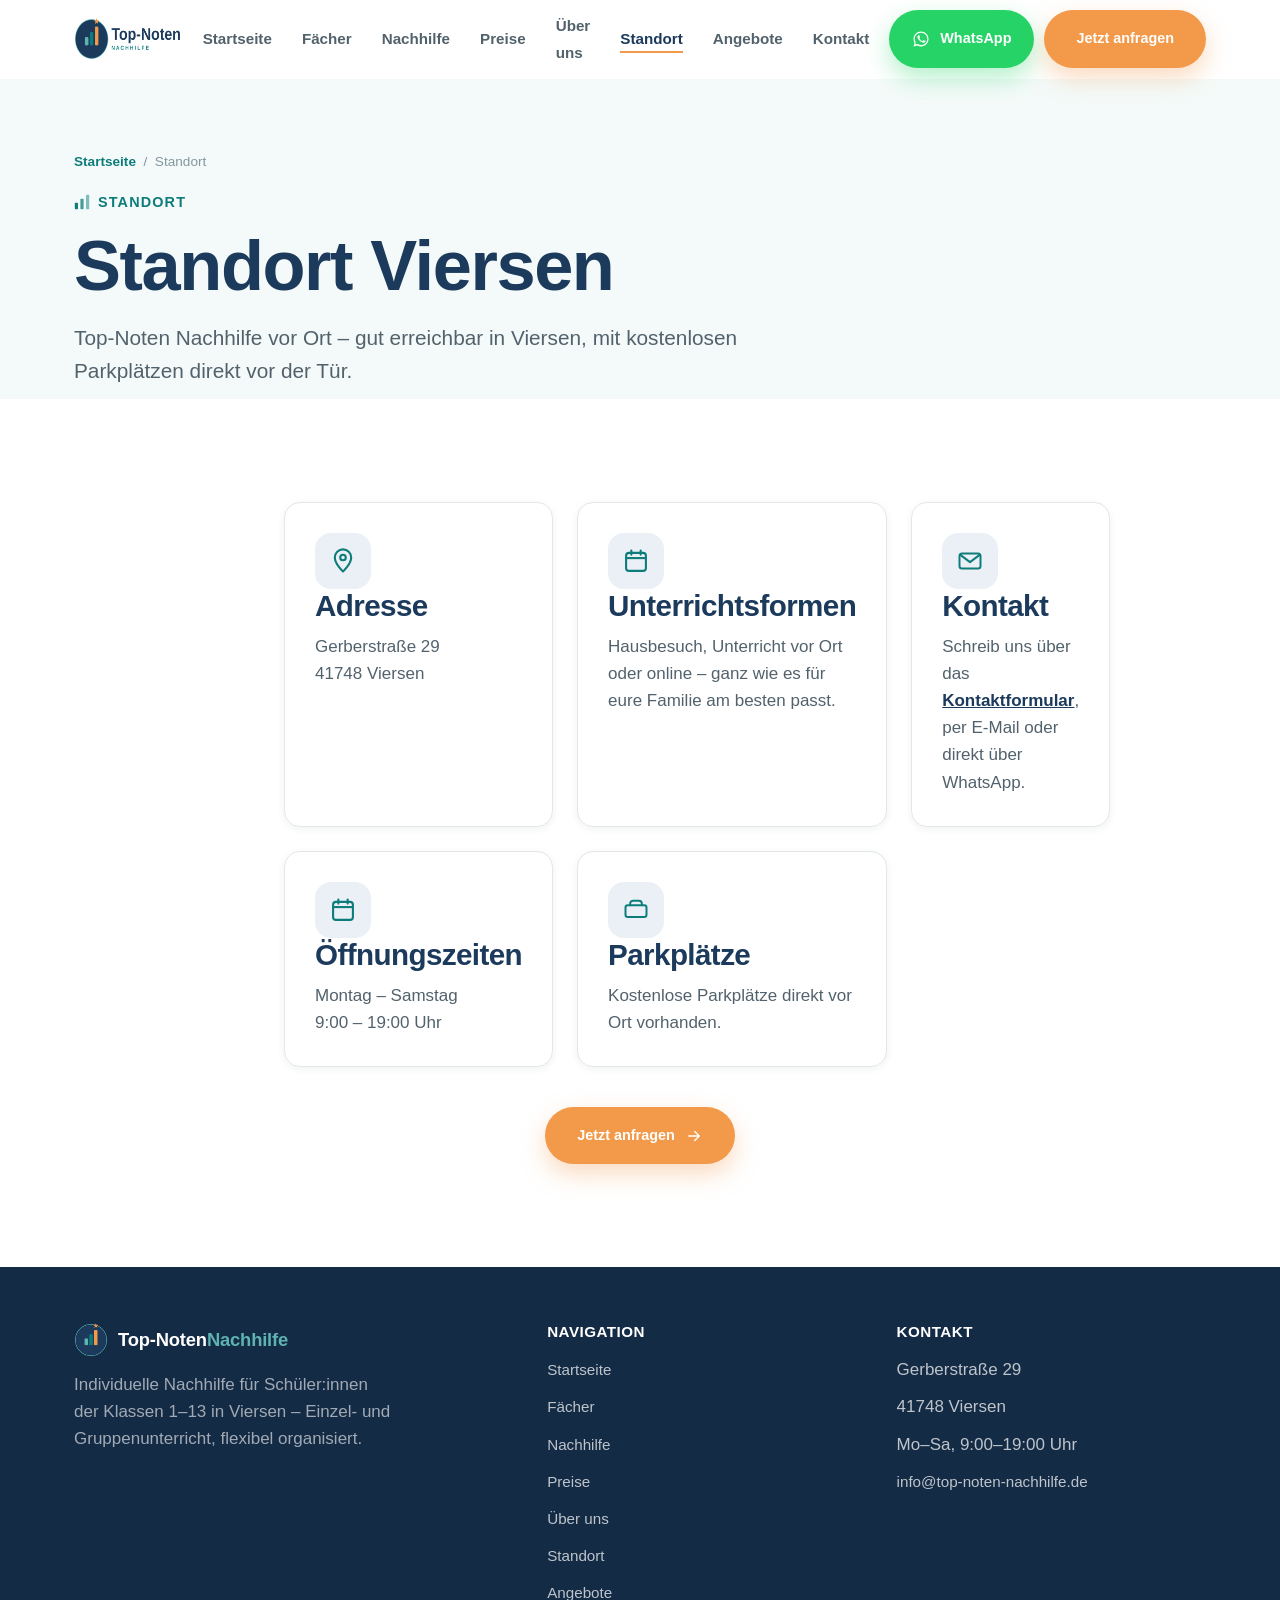
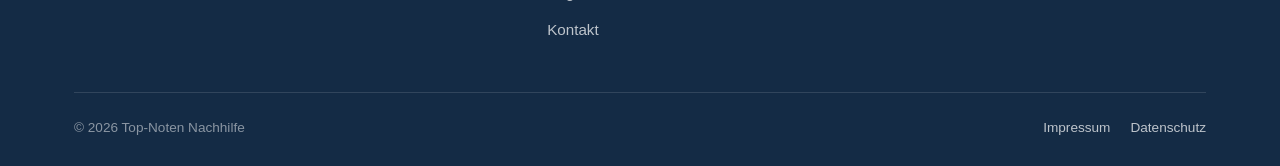
<file: standort.html>
<!doctype html>
<html lang="de">
<head>
  <meta charset="UTF-8" />
  <meta name="viewport" content="width=device-width, initial-scale=1" />
  <title>Standort Viersen | Top-Noten Nachhilfe</title>
  <meta name="description" content="Top-Noten Nachhilfe, Gerberstraße 29, 41748 Viersen. Kostenlose Parkplätze, Öffnungszeiten Mo–Sa 9–19 Uhr. Kontakt und Unterrichtsformen auf einen Blick." />
  <link rel="canonical" href="https://www.top-noten-nachhilfe.de/standort.html" />
  <meta name="robots" content="index, follow" />
  <meta property="og:type" content="website" />
  <meta property="og:site_name" content="Top-Noten Nachhilfe" />
  <meta property="og:image" content="https://www.top-noten-nachhilfe.de/assets/img/logo-horizontal.png" />
  <meta property="og:title" content="Standort Viersen | Top-Noten Nachhilfe" />
  <meta property="og:description" content="Top-Noten Nachhilfe, Gerberstraße 29, 41748 Viersen. Kostenlose Parkplätze, Öffnungszeiten Mo–Sa 9–19 Uhr." />
  <meta property="og:url" content="https://www.top-noten-nachhilfe.de/standort.html" />
  <meta property="og:locale" content="de_DE" />
  <meta name="twitter:card" content="summary" />
  <meta name="twitter:title" content="Standort Viersen | Top-Noten Nachhilfe" />
  <meta name="twitter:description" content="Top-Noten Nachhilfe, Gerberstraße 29, 41748 Viersen. Kostenlose Parkplätze, Öffnungszeiten Mo–Sa 9–19 Uhr." />
  <link rel="icon" type="image/png" href="assets/img/favicon.png" />
  <link rel="stylesheet" href="assets/css/style.css" />
  <noscript><style>.reveal{opacity:1!important;transform:none!important}</style></noscript>
  <script type="application/ld+json">
  {
    "@context": "https://schema.org",
    "@type": "LocalBusiness",
    "name": "Top-Noten Nachhilfe",
    "image": "https://www.top-noten-nachhilfe.de/assets/img/logo-horizontal.png",
    "url": "https://www.top-noten-nachhilfe.de/",
    "telephone": "+491788745639",
    "email": "info@top-noten-nachhilfe.de",
    "priceRange": "€€",
    "address": {
      "@type": "PostalAddress",
      "streetAddress": "Gerberstraße 29",
      "postalCode": "41748",
      "addressLocality": "Viersen",
      "addressCountry": "DE"
    },
    "openingHoursSpecification": {
      "@type": "OpeningHoursSpecification",
      "dayOfWeek": ["Monday", "Tuesday", "Wednesday", "Thursday", "Friday", "Saturday"],
      "opens": "09:00",
      "closes": "19:00"
    }
  }
  </script>
</head>
<body class="">
  <a class="skip-link" href="#main">Zum Inhalt springen</a>
  <header class="site-header">
    <div class="container site-header__inner">
      <a class="brand" href="index.html" aria-label="Top-Noten Nachhilfe – Startseite">
        <img src="assets/img/logo-horizontal.png" alt="Top-Noten Nachhilfe" class="brand__logo" />
      </a>
      <nav class="nav-desktop" aria-label="Hauptnavigation">
        <ul>
          <li><a href="index.html">Startseite</a></li>
<li><a href="faecher.html">Fächer</a></li>
<li><a href="nachhilfe.html">Nachhilfe</a></li>
<li><a href="preise.html">Preise</a></li>
<li><a href="ueber-uns.html">Über uns</a></li>
<li><a href="standort.html" aria-current="page">Standort</a></li>
<li><a href="angebote.html">Angebote</a></li>
<li><a href="kontakt.html">Kontakt</a></li>
        </ul>
      </nav>
      <div style="display:flex; align-items:center; gap:10px;">
        <a
          class="btn btn-whatsapp header-cta"
          href="https://wa.me/491788745639"
          target="_blank"
          rel="noopener"
        >
          <svg viewBox="0 0 24 24" width="18" height="18" fill="currentColor" aria-hidden="true">
            <path d="M17.5 14.4c-.3-.1-1.7-.8-1.9-.9-.3-.1-.4-.1-.6.1-.2.3-.7.9-.8 1-.2.2-.3.2-.5.1-.3-.1-1.2-.4-2.2-1.4-.8-.7-1.4-1.6-1.5-1.9-.2-.3 0-.5.1-.6.1-.1.3-.3.4-.5.1-.1.2-.3.2-.4.1-.2 0-.3 0-.5-.1-.1-.6-1.5-.8-2-.2-.5-.4-.4-.6-.4h-.5c-.2 0-.5.1-.7.3-.2.3-.9.9-.9 2.1 0 1.3.9 2.5 1.1 2.7.1.2 1.9 2.9 4.6 4 .6.3 1.1.4 1.5.6.6.2 1.2.2 1.6.1.5-.1 1.7-.7 1.9-1.3.2-.6.2-1.1.2-1.3 0-.1-.2-.2-.4-.3Z"/>
            <path d="M12 2C6.5 2 2 6.4 2 11.9c0 1.9.5 3.6 1.4 5.1L2 22l5.2-1.4c1.4.8 3.1 1.3 4.8 1.3 5.5 0 10-4.4 10-9.9C22 6.4 17.5 2 12 2Zm0 18c-1.6 0-3.1-.4-4.4-1.2l-.3-.2-3.1.8.8-3-.2-.3C4.1 14.8 3.6 13.4 3.6 12 3.6 7.4 7.4 3.6 12 3.6S20.4 7.4 20.4 12 16.6 20 12 20Z"/>
          </svg>
          WhatsApp
        </a>

        <a class="btn btn-primary header-cta" href="kontakt.html">Jetzt anfragen</a>
        <button class="nav-toggle" aria-label="Menü öffnen" aria-expanded="false" aria-controls="mobile-nav">
          <svg viewBox="0 0 24 24" width="24" height="24" fill="none" xmlns="http://www.w3.org/2000/svg" ><path d="M4 7h16M4 12h16M4 17h16" stroke="currentColor" stroke-width="2" stroke-linecap="round"/></svg>
        </button>
      </div>
    </div>
  </header>
  <div class="mobile-nav" id="mobile-nav">
    <div class="mobile-nav__inner">
      <a href="index.html">Startseite</a>
<a href="faecher.html">Fächer</a>
<a href="nachhilfe.html">Nachhilfe</a>
<a href="preise.html">Preise</a>
<a href="ueber-uns.html">Über uns</a>
<a href="standort.html" aria-current="page">Standort</a>
<a href="angebote.html">Angebote</a>
<a href="kontakt.html">Kontakt</a>
      <a class="btn btn-primary btn-block" href="kontakt.html">Jetzt anfragen</a>
    </div>
  </div>
  <main id="main">
    <section class="page-hero">
      <div class="container">
        <p class="breadcrumb"><a href="index.html">Startseite</a> &nbsp;/&nbsp; Standort</p>
        <span class="eyebrow"><svg class="bars" width="16" height="16" viewBox="0 0 20 20" fill="none" xmlns="http://www.w3.org/2000/svg" aria-hidden="true"><rect x="1" y="11" width="4" height="8" rx="1" fill="currentColor"/><rect x="8" y="6" width="4" height="13" rx="1" fill="currentColor" opacity="0.75"/><rect x="15" y="1" width="4" height="18" rx="1" fill="currentColor" opacity="0.5"/></svg>Standort</span>
        <h1>Standort Viersen</h1>
        <p class="lead">Top-Noten Nachhilfe vor Ort – gut erreichbar in Viersen, mit kostenlosen Parkplätzen direkt vor der Tür.</p>
      </div>
    </section><section class="section">
      <div class="container container--narrow">

        <div class="grid grid--3">

          <div class="card reveal">
            <div class="icon-wrap icon-wrap--lg">
              <svg viewBox="0 0 24 24" width="24" height="24" fill="none" xmlns="http://www.w3.org/2000/svg"><path d="M12 21s7-6.4 7-12A7 7 0 0 0 5 9c0 5.6 7 12 7 12Z" stroke="currentColor" stroke-width="1.8" stroke-linejoin="round"/><circle cx="12" cy="9" r="2.4" stroke="currentColor" stroke-width="1.8"/></svg>
            </div>
            <h3>Adresse</h3>
            <p>Gerberstraße 29</p>
            <p>41748 Viersen</p>
          </div>

          <div class="card reveal">
            <div class="icon-wrap icon-wrap--lg">
              <svg viewBox="0 0 24 24" width="24" height="24" fill="none" xmlns="http://www.w3.org/2000/svg"><rect x="3.5" y="5" width="17" height="15.5" rx="2.5" stroke="currentColor" stroke-width="1.8"/><path d="M3.5 9.5h17" stroke="currentColor" stroke-width="1.8"/><path d="M8 3v3.5M16 3v3.5" stroke="currentColor" stroke-width="1.8" stroke-linecap="round"/></svg>
            </div>
            <h3>Unterrichtsformen</h3>
            <p>Hausbesuch, Unterricht vor Ort oder online – ganz wie es für eure Familie am besten passt.</p>
          </div>

          <div class="card reveal">
            <div class="icon-wrap icon-wrap--lg">
              <svg viewBox="0 0 24 24" width="24" height="24" fill="none" xmlns="http://www.w3.org/2000/svg"><rect x="3" y="5.5" width="18" height="13" rx="2.2" stroke="currentColor" stroke-width="1.7"/><path d="M4 7l8 6 8-6" stroke="currentColor" stroke-width="1.7" stroke-linecap="round" stroke-linejoin="round"/></svg>
            </div>
            <h3>Kontakt</h3>
            <p>Schreib uns über das <a href="kontakt.html" style="color:var(--navy); font-weight:700; text-decoration:underline;">Kontaktformular</a>, per E-Mail oder direkt über WhatsApp.</p>
          </div>

          <div class="card reveal">
            <div class="icon-wrap icon-wrap--lg">
              <svg viewBox="0 0 24 24" width="24" height="24" fill="none" xmlns="http://www.w3.org/2000/svg"><rect x="3.5" y="5" width="17" height="15.5" rx="2.5" stroke="currentColor" stroke-width="1.8"/><path d="M3.5 9.5h17" stroke="currentColor" stroke-width="1.8"/><path d="M8 3v3.5M16 3v3.5" stroke="currentColor" stroke-width="1.8" stroke-linecap="round"/></svg>
            </div>
            <h3>Öffnungszeiten</h3>
            <p>Montag – Samstag<br />9:00 – 19:00 Uhr</p>
          </div>

          <div class="card reveal">
            <div class="icon-wrap icon-wrap--lg">
              <svg viewBox="0 0 24 24" width="24" height="24" fill="none" xmlns="http://www.w3.org/2000/svg"><rect x="3" y="8" width="18" height="10" rx="2" stroke="currentColor" stroke-width="1.7"/><path d="M7 8V6.5A2.5 2.5 0 0 1 9.5 4h5A2.5 2.5 0 0 1 17 6.5V8" stroke="currentColor" stroke-width="1.7" stroke-linecap="round"/></svg>
            </div>
            <h3>Parkplätze</h3>
            <p>Kostenlose Parkplätze direkt vor Ort vorhanden.</p>
          </div>

        </div>

        <p class="text-center" style="margin-top:40px;">
          <a class="btn btn-primary" href="kontakt.html">Jetzt anfragen <svg viewBox="0 0 24 24" width="24" height="24" fill="none" xmlns="http://www.w3.org/2000/svg" ><path d="M5 12h14M13 6l6 6-6 6" stroke="currentColor" stroke-width="1.9" stroke-linecap="round" stroke-linejoin="round"/></svg></a>
        </p>

      </div>
    </section>
  </main>
  <footer class="site-footer">
    <div class="container">
      <div class="footer-grid">
        <div class="footer-brand">
          <div class="brand"><img src="assets/img/logo-icon.png" alt="" class="brand__icon" aria-hidden="true" />
            <span class="brand__name" style="color:#FFFFFF">Top-Noten<span class="brand__name-2" style="color:var(--teal-light)">Nachhilfe</span></span>
</div>
          <p>Individuelle Nachhilfe für Schüler:innen der Klassen 1–13 in Viersen – Einzel- und Gruppenunterricht, flexibel organisiert.</p>
        </div>
        <div class="footer-col">
          <h4>Navigation</h4>
          <ul>
            <li><a href="index.html">Startseite</a></li>
<li><a href="faecher.html">Fächer</a></li>
<li><a href="nachhilfe.html">Nachhilfe</a></li>
<li><a href="preise.html">Preise</a></li>
<li><a href="ueber-uns.html">Über uns</a></li>
<li><a href="standort.html">Standort</a></li>
<li><a href="angebote.html">Angebote</a></li>
<li><a href="kontakt.html">Kontakt</a></li>
          </ul>
        </div>
        <div class="footer-col">
          <h4>Kontakt</h4>
          <ul>
            <li>Gerberstraße 29</li>
            <li>41748 Viersen</li>
            <li>Mo–Sa, 9:00–19:00 Uhr</li>
            <li><a href="mailto:info@top-noten-nachhilfe.de">info@top-noten-nachhilfe.de</a></li>
          </ul>
        </div>
      </div>
      <div class="footer-bottom">
        <span>© <span data-year>2026</span> Top-Noten Nachhilfe</span>
        <ul>
          <li><a href="impressum.html">Impressum</a></li>
          <li><a href="datenschutz.html">Datenschutz</a></li>
        </ul>
      </div>
    </div>
  </footer>
  <script src="assets/js/main.js" defer></script>
</body>
</html>
</file>
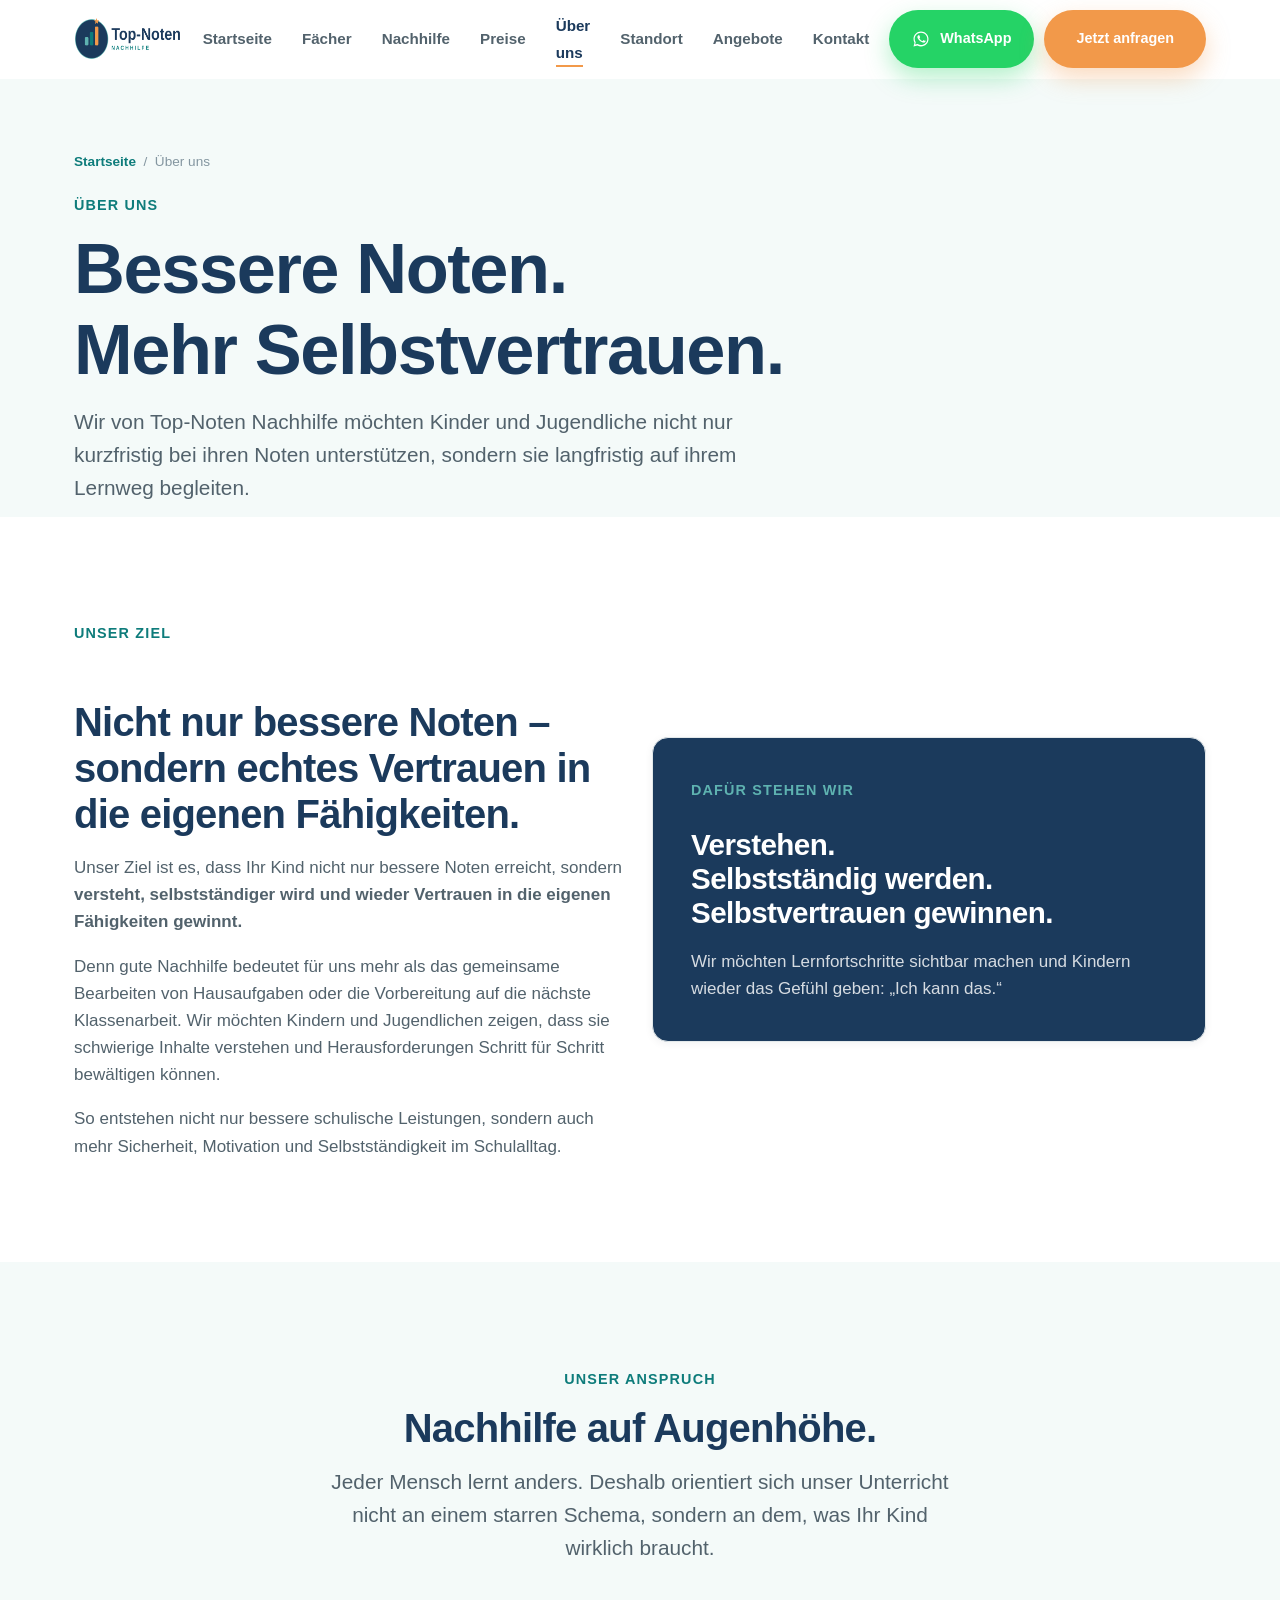
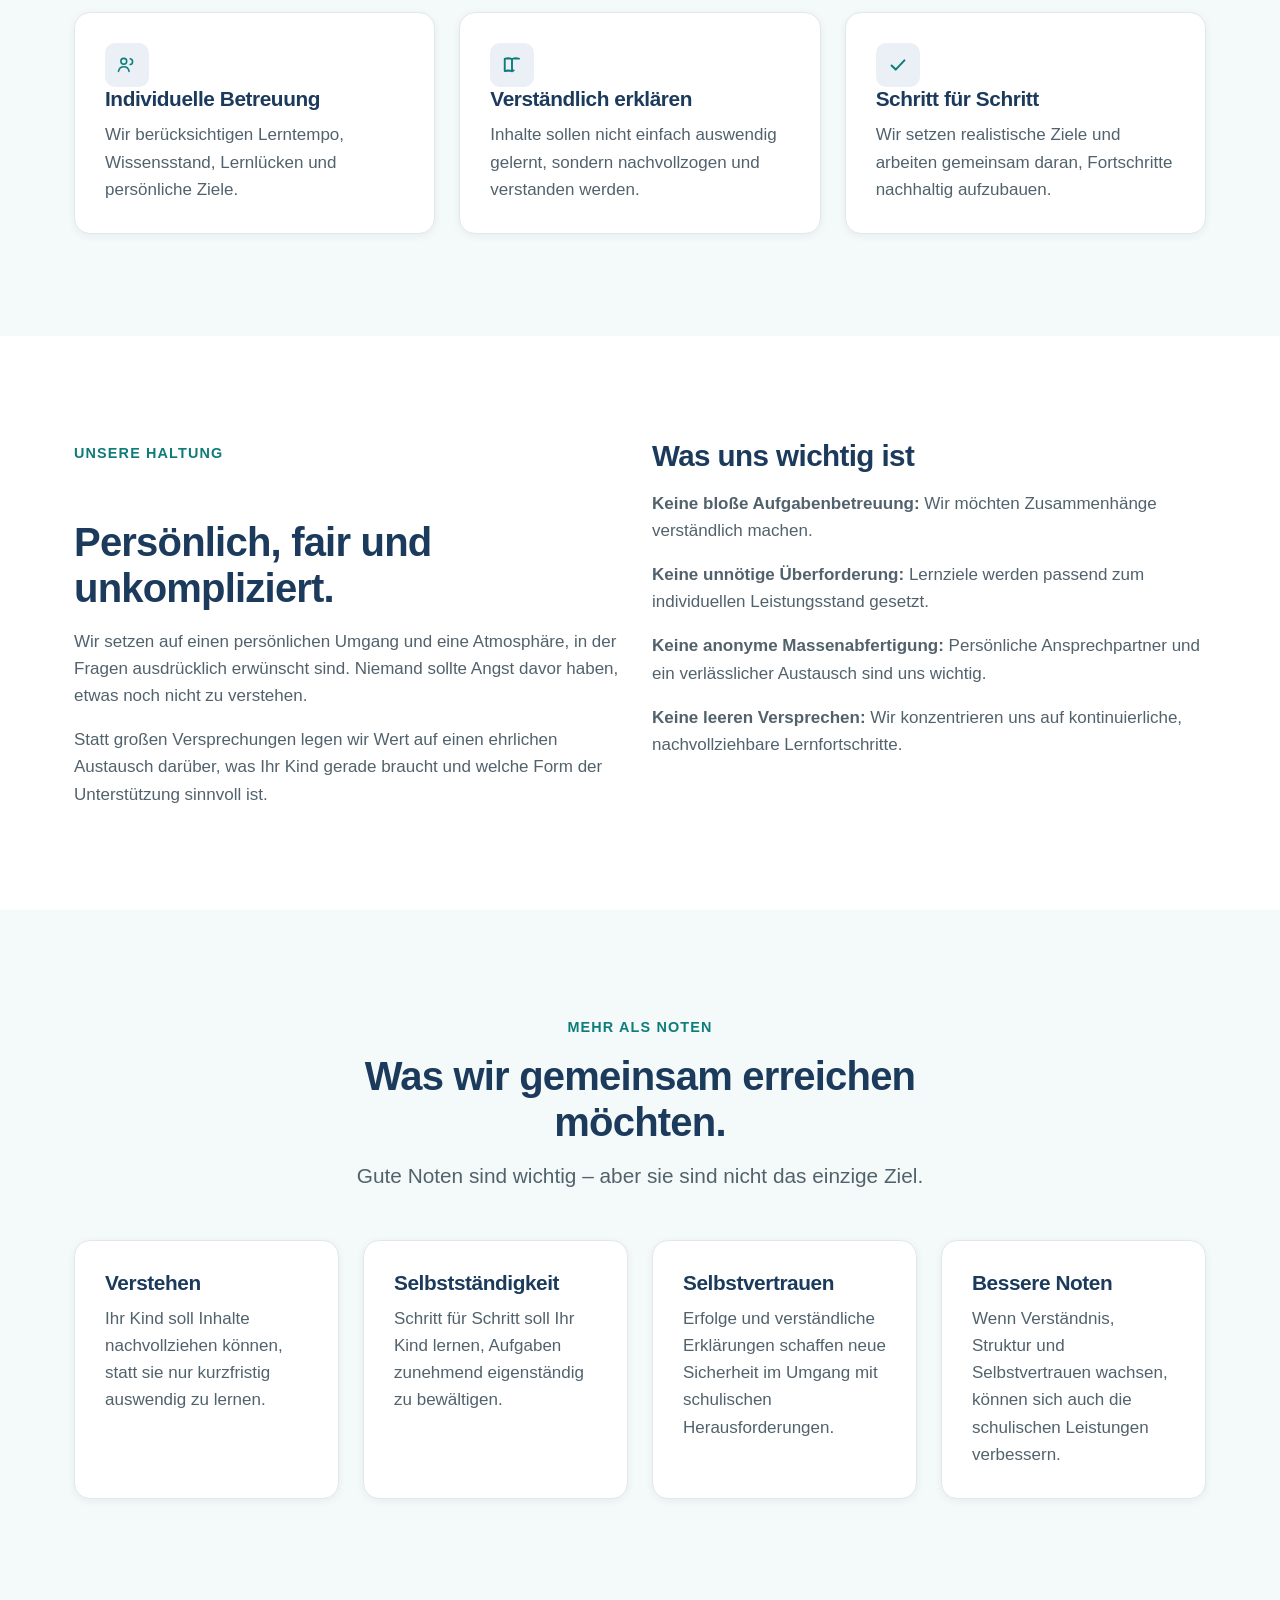
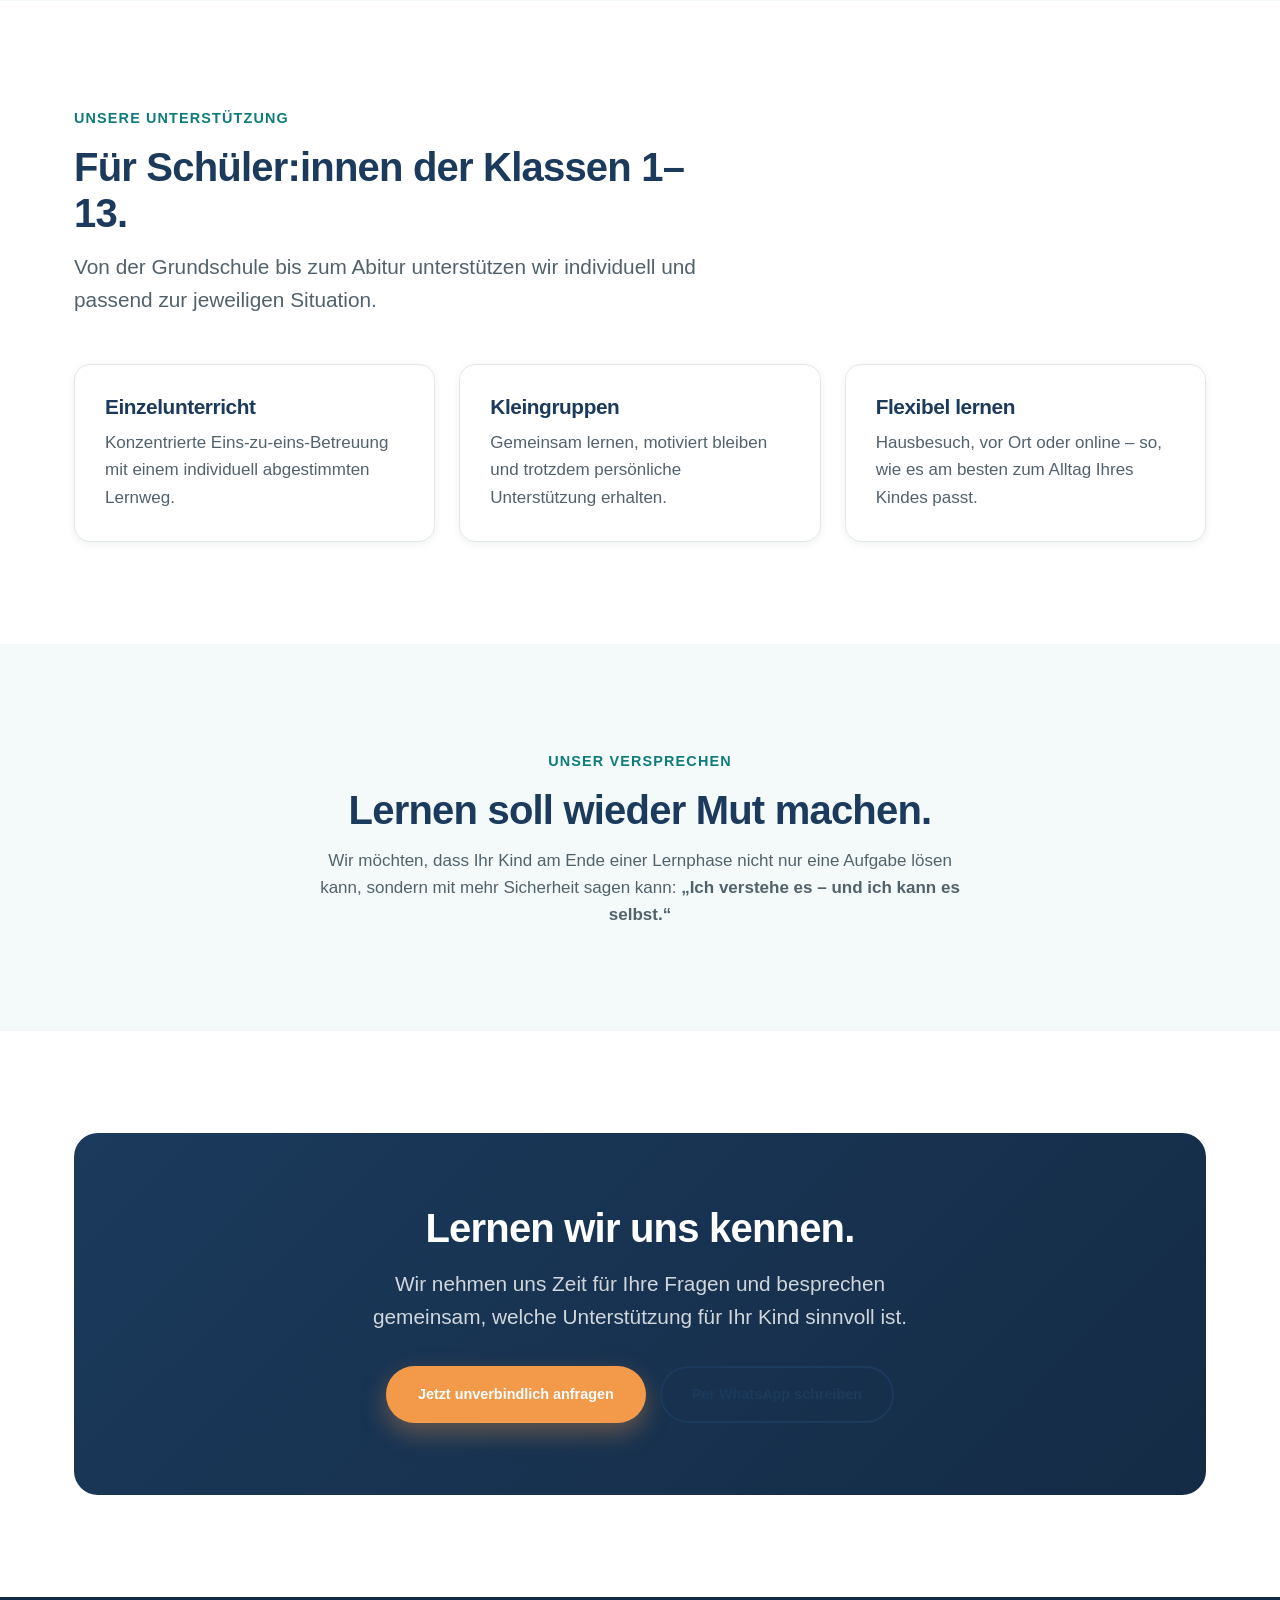
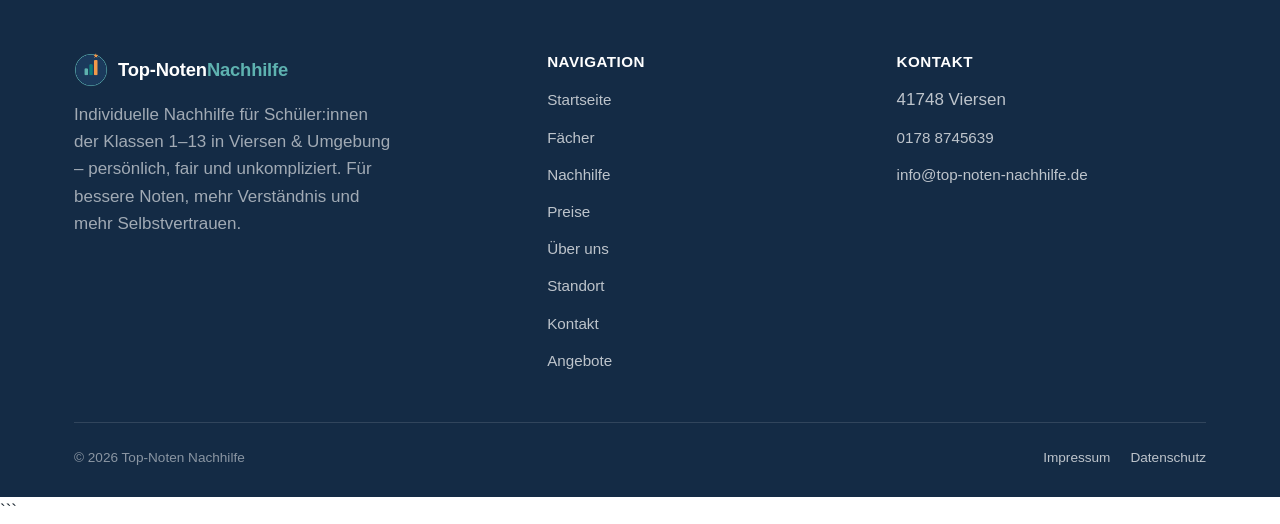
<file: ueber-uns.html>
<!doctype html>
<html lang="de">
<head>
  <meta charset="UTF-8" />
  <meta name="viewport" content="width=device-width, initial-scale=1" />

  <title>Über uns | Top-Noten Nachhilfe Viersen</title>

  <meta
    name="description"
    content="Top-Noten Nachhilfe in Viersen & Umgebung: persönliche und individuelle Nachhilfe für Klasse 1–13. Unser Ziel: bessere Noten, echtes Verständnis, mehr Selbstständigkeit und neues Selbstvertrauen."
  />

  <link rel="canonical" href="https://www.top-noten-nachhilfe.de/ueber-uns.html" />
  <meta name="robots" content="index, follow" />

  <meta property="og:type" content="website" />
  <meta property="og:site_name" content="Top-Noten Nachhilfe" />
  <meta property="og:image" content="https://www.top-noten-nachhilfe.de/assets/img/logo-horizontal.png" />
  <meta
    property="og:title"
    content="Über uns | Top-Noten Nachhilfe Viersen"
  />
  <meta
    property="og:description"
    content="Bessere Noten. Mehr Selbstvertrauen. Top-Noten Nachhilfe begleitet Schüler:innen persönlich und individuell – von Klasse 1 bis 13."
  />
  <meta
    property="og:url"
    content="https://www.top-noten-nachhilfe.de/ueber-uns.html"
  />
  <meta property="og:locale" content="de_DE" />

  <meta name="twitter:card" content="summary" />
  <meta
    name="twitter:title"
    content="Über uns | Top-Noten Nachhilfe Viersen"
  />
  <meta
    name="twitter:description"
    content="Bessere Noten. Mehr Selbstvertrauen. Persönliche Nachhilfe für Klasse 1–13."
  />

  <link rel="icon" type="image/png" href="assets/img/favicon.png" />
  <link rel="stylesheet" href="assets/css/style.css" />

  <noscript>
    <style>
      .reveal {
        opacity: 1 !important;
        transform: none !important;
      }
    </style>
  </noscript>
  <script type="application/ld+json">
  {
    "@context": "https://schema.org",
    "@type": "LocalBusiness",
    "name": "Top-Noten Nachhilfe",
    "image": "https://www.top-noten-nachhilfe.de/assets/img/logo-horizontal.png",
    "url": "https://www.top-noten-nachhilfe.de/",
    "telephone": "+491788745639",
    "email": "info@top-noten-nachhilfe.de",
    "priceRange": "€€",
    "address": {
      "@type": "PostalAddress",
      "streetAddress": "Gerberstraße 29",
      "postalCode": "41748",
      "addressLocality": "Viersen",
      "addressCountry": "DE"
    },
    "openingHoursSpecification": {
      "@type": "OpeningHoursSpecification",
      "dayOfWeek": ["Monday", "Tuesday", "Wednesday", "Thursday", "Friday", "Saturday"],
      "opens": "09:00",
      "closes": "19:00"
    }
  }
  </script>
</head>

<body class="">

  <a class="skip-link" href="#main">Zum Inhalt springen</a>

  <!-- HEADER -->
  <header class="site-header">
    <div class="container site-header__inner">

      <a
        class="brand"
        href="index.html"
        aria-label="Top-Noten Nachhilfe – Startseite"
      >
        <img src="assets/img/logo-horizontal.png" alt="Top-Noten Nachhilfe" class="brand__logo" />
      </a>

      <nav class="nav-desktop" aria-label="Hauptnavigation">
        <ul>
          <li><a href="index.html">Startseite</a></li>
          <li><a href="faecher.html">Fächer</a></li>
          <li><a href="nachhilfe.html">Nachhilfe</a></li>
          <li><a href="preise.html">Preise</a></li>
          <li>
            <a href="ueber-uns.html" aria-current="page">Über uns</a>
          </li>
          <li><a href="standort.html">Standort</a></li>
          <li><a href="angebote.html">Angebote</a></li>
          <li><a href="kontakt.html">Kontakt</a></li>
        </ul>
      </nav>

      <div style="display:flex; align-items:center; gap:10px;">
        <a
          class="btn btn-whatsapp header-cta"
          href="https://wa.me/491788745639"
          target="_blank"
          rel="noopener"
        >
          <svg viewBox="0 0 24 24" width="18" height="18" fill="currentColor" aria-hidden="true">
            <path d="M17.5 14.4c-.3-.1-1.7-.8-1.9-.9-.3-.1-.4-.1-.6.1-.2.3-.7.9-.8 1-.2.2-.3.2-.5.1-.3-.1-1.2-.4-2.2-1.4-.8-.7-1.4-1.6-1.5-1.9-.2-.3 0-.5.1-.6.1-.1.3-.3.4-.5.1-.1.2-.3.2-.4.1-.2 0-.3 0-.5-.1-.1-.6-1.5-.8-2-.2-.5-.4-.4-.6-.4h-.5c-.2 0-.5.1-.7.3-.2.3-.9.9-.9 2.1 0 1.3.9 2.5 1.1 2.7.1.2 1.9 2.9 4.6 4 .6.3 1.1.4 1.5.6.6.2 1.2.2 1.6.1.5-.1 1.7-.7 1.9-1.3.2-.6.2-1.1.2-1.3 0-.1-.2-.2-.4-.3Z"/>
            <path d="M12 2C6.5 2 2 6.4 2 11.9c0 1.9.5 3.6 1.4 5.1L2 22l5.2-1.4c1.4.8 3.1 1.3 4.8 1.3 5.5 0 10-4.4 10-9.9C22 6.4 17.5 2 12 2Zm0 18c-1.6 0-3.1-.4-4.4-1.2l-.3-.2-3.1.8.8-3-.2-.3C4.1 14.8 3.6 13.4 3.6 12 3.6 7.4 7.4 3.6 12 3.6S20.4 7.4 20.4 12 16.6 20 12 20Z"/>
          </svg>
          WhatsApp
        </a>

        <a class="btn btn-primary header-cta" href="kontakt.html">
          Jetzt anfragen
        </a>

        <button
          class="nav-toggle"
          aria-label="Menü öffnen"
          aria-expanded="false"
          aria-controls="mobile-nav"
        >
          <svg
            viewBox="0 0 24 24"
            width="24"
            height="24"
            fill="none"
            xmlns="http://www.w3.org/2000/svg"
          >
            <path
              d="M4 7h16M4 12h16M4 17h16"
              stroke="currentColor"
              stroke-width="2"
              stroke-linecap="round"
            />
          </svg>
        </button>
      </div>

    </div>
  </header>

  <!-- MOBILE NAV -->
  <div class="mobile-nav" id="mobile-nav">
    <div class="mobile-nav__inner">
      <a href="index.html">Startseite</a>
      <a href="faecher.html">Fächer</a>
      <a href="nachhilfe.html">Nachhilfe</a>
      <a href="preise.html">Preise</a>
      <a href="ueber-uns.html" aria-current="page">Über uns</a>
      <a href="standort.html">Standort</a>
      <a href="angebote.html">Angebote</a>
      <a href="kontakt.html">Kontakt</a>

      <a class="btn btn-primary btn-block" href="kontakt.html">
        Jetzt anfragen
      </a>
    </div>
  </div>


  <main id="main">

    <!-- HERO -->
    <section class="page-hero">
      <div class="container">

        <p class="breadcrumb">
          <a href="index.html">Startseite</a>
          &nbsp;/&nbsp;
          Über uns
        </p>

        <span class="eyebrow">
          Über uns
        </span>

        <h1>
          Bessere Noten.<br />
          Mehr Selbstvertrauen.
        </h1>

        <p class="lead">
          Wir von Top-Noten Nachhilfe möchten Kinder und Jugendliche
          nicht nur kurzfristig bei ihren Noten unterstützen, sondern
          sie langfristig auf ihrem Lernweg begleiten.
        </p>

      </div>
    </section>


    <!-- UNSER ZIEL -->
    <section class="section">
      <div class="container">

        <div class="grid grid--2" style="align-items:center;">

          <div class="reveal flow">

            <span class="eyebrow">
              Unser Ziel
            </span>

            <h2>
              Nicht nur bessere Noten – sondern echtes Vertrauen in die eigenen Fähigkeiten.
            </h2>

            <p>
              Unser Ziel ist es, dass Ihr Kind nicht nur bessere Noten erreicht,
              sondern <strong>versteht, selbstständiger wird und wieder Vertrauen
              in die eigenen Fähigkeiten gewinnt.</strong>
            </p>

            <p>
              Denn gute Nachhilfe bedeutet für uns mehr als das gemeinsame
              Bearbeiten von Hausaufgaben oder die Vorbereitung auf die nächste
              Klassenarbeit. Wir möchten Kindern und Jugendlichen zeigen, dass
              sie schwierige Inhalte verstehen und Herausforderungen Schritt
              für Schritt bewältigen können.
            </p>

            <p>
              So entstehen nicht nur bessere schulische Leistungen, sondern
              auch mehr Sicherheit, Motivation und Selbstständigkeit im
              Schulalltag.
            </p>

          </div>

          <div class="reveal">

            <div
              class="card"
              style="
                padding:38px;
                background:var(--navy);
                color:#fff;
              "
            >

              <span class="eyebrow" style="color:var(--teal-light);">
                Dafür stehen wir
              </span>

              <h3 style="color:#fff; margin-top:12px;">
                Verstehen.<br />
                Selbstständig werden.<br />
                Selbstvertrauen gewinnen.
              </h3>

              <p style="color:rgba(255,255,255,0.82); margin-top:18px;">
                Wir möchten Lernfortschritte sichtbar machen und Kindern
                wieder das Gefühl geben: „Ich kann das.“
              </p>

            </div>

          </div>

        </div>

      </div>
    </section>


    <!-- UNSER ANSPRUCH -->
    <section class="section section--tint">
      <div class="container">

        <div class="section-head section-head--center">

          <span class="eyebrow">
            Unser Anspruch
          </span>

          <h2>
            Nachhilfe auf Augenhöhe.
          </h2>

          <p>
            Jeder Mensch lernt anders. Deshalb orientiert sich unser Unterricht
            nicht an einem starren Schema, sondern an dem, was Ihr Kind wirklich
            braucht.
          </p>

        </div>


        <div class="grid grid--3">

          <div class="card reveal">

            <div class="icon-wrap">
              <svg viewBox="0 0 24 24" width="24" height="24" fill="none">
                <circle
                  cx="8.5"
                  cy="8"
                  r="3.2"
                  stroke="currentColor"
                  stroke-width="1.7"
                />
                <path
                  d="M2.7 19c.6-3.2 3-5 5.8-5s5.2 1.8 5.8 5"
                  stroke="currentColor"
                  stroke-width="1.7"
                  stroke-linecap="round"
                />
                <path
                  d="M15.5 5.3c1.5.3 2.6 1.6 2.6 3.1 0 1.5-1.1 2.8-2.6 3.1"
                  stroke="currentColor"
                  stroke-width="1.7"
                  stroke-linecap="round"
                />
              </svg>
            </div>

            <h4>Individuelle Betreuung</h4>

            <p>
              Wir berücksichtigen Lerntempo, Wissensstand, Lernlücken und
              persönliche Ziele.
            </p>

          </div>


          <div class="card reveal">

            <div class="icon-wrap">
              <svg viewBox="0 0 24 24" width="24" height="24" fill="none">
                <path
                  d="M4 5.2c2.6-1 5.6-1 8 .4v13.4c-2.4-1.4-5.4-1.4-8-.4V5.2Z"
                  stroke="currentColor"
                  stroke-width="1.7"
                  stroke-linejoin="round"
                />
                <path
                  d="M20 5.2c-2.6-1-5.6-1-8 .4v13.4c2.4-1.4 5.4-1.4-8-.4V5.2Z"
                  stroke="currentColor"
                  stroke-width="1.7"
                  stroke-linejoin="round"
                />
              </svg>
            </div>

            <h4>Verständlich erklären</h4>

            <p>
              Inhalte sollen nicht einfach auswendig gelernt, sondern
              nachvollzogen und verstanden werden.
            </p>

          </div>


          <div class="card reveal">

            <div class="icon-wrap">
              <svg viewBox="0 0 24 24" width="24" height="24" fill="none">
                <path
                  d="M5 12.5l4.5 4.5L19 7"
                  stroke="currentColor"
                  stroke-width="2.2"
                  stroke-linecap="round"
                  stroke-linejoin="round"
                />
              </svg>
            </div>

            <h4>Schritt für Schritt</h4>

            <p>
              Wir setzen realistische Ziele und arbeiten gemeinsam daran,
              Fortschritte nachhaltig aufzubauen.
            </p>

          </div>

        </div>

      </div>
    </section>


    <!-- UNSERE HALTUNG -->
    <section class="section">
      <div class="container">

        <div class="grid grid--2" style="align-items:start;">

          <div class="reveal flow">

            <span class="eyebrow">
              Unsere Haltung
            </span>

            <h2>
              Persönlich, fair und unkompliziert.
            </h2>

            <p>
              Wir setzen auf einen persönlichen Umgang und eine Atmosphäre,
              in der Fragen ausdrücklich erwünscht sind. Niemand sollte Angst
              davor haben, etwas noch nicht zu verstehen.
            </p>

            <p>
              Statt großen Versprechungen legen wir Wert auf einen ehrlichen
              Austausch darüber, was Ihr Kind gerade braucht und welche Form
              der Unterstützung sinnvoll ist.
            </p>

          </div>


          <div class="reveal flow">

            <h3>
              Was uns wichtig ist
            </h3>

            <p>
              <strong>Keine bloße Aufgabenbetreuung:</strong>
              Wir möchten Zusammenhänge verständlich machen.
            </p>

            <p>
              <strong>Keine unnötige Überforderung:</strong>
              Lernziele werden passend zum individuellen Leistungsstand gesetzt.
            </p>

            <p>
              <strong>Keine anonyme Massenabfertigung:</strong>
              Persönliche Ansprechpartner und ein verlässlicher Austausch
              sind uns wichtig.
            </p>

            <p>
              <strong>Keine leeren Versprechen:</strong>
              Wir konzentrieren uns auf kontinuierliche, nachvollziehbare
              Lernfortschritte.
            </p>

          </div>

        </div>

      </div>
    </section>


    <!-- MEHR ALS NOTEN -->
    <section class="section section--tint">

      <div class="container">

        <div class="section-head section-head--center">

          <span class="eyebrow">
            Mehr als Noten
          </span>

          <h2>
            Was wir gemeinsam erreichen möchten.
          </h2>

          <p>
            Gute Noten sind wichtig – aber sie sind nicht das einzige Ziel.
          </p>

        </div>


        <div class="grid grid--4">

          <div class="card reveal">
            <h4>Verstehen</h4>
            <p>
              Ihr Kind soll Inhalte nachvollziehen können, statt sie nur
              kurzfristig auswendig zu lernen.
            </p>
          </div>

          <div class="card reveal">
            <h4>Selbstständigkeit</h4>
            <p>
              Schritt für Schritt soll Ihr Kind lernen, Aufgaben zunehmend
              eigenständig zu bewältigen.
            </p>
          </div>

          <div class="card reveal">
            <h4>Selbstvertrauen</h4>
            <p>
              Erfolge und verständliche Erklärungen schaffen neue Sicherheit
              im Umgang mit schulischen Herausforderungen.
            </p>
          </div>

          <div class="card reveal">
            <h4>Bessere Noten</h4>
            <p>
              Wenn Verständnis, Struktur und Selbstvertrauen wachsen,
              können sich auch die schulischen Leistungen verbessern.
            </p>
          </div>

        </div>

      </div>

    </section>


    <!-- ANGEBOT -->
    <section class="section">

      <div class="container">

        <div class="section-head">

          <span class="eyebrow">
            Unsere Unterstützung
          </span>

          <h2>
            Für Schüler:innen der Klassen 1–13.
          </h2>

          <p>
            Von der Grundschule bis zum Abitur unterstützen wir individuell
            und passend zur jeweiligen Situation.
          </p>

        </div>


        <div class="grid grid--3">

          <div class="card reveal">
            <h4>Einzelunterricht</h4>
            <p>
              Konzentrierte Eins-zu-eins-Betreuung mit einem individuell
              abgestimmten Lernweg.
            </p>
          </div>

          <div class="card reveal">
            <h4>Kleingruppen</h4>
            <p>
              Gemeinsam lernen, motiviert bleiben und trotzdem persönliche
              Unterstützung erhalten.
            </p>
          </div>

          <div class="card reveal">
            <h4>Flexibel lernen</h4>
            <p>
              Hausbesuch, vor Ort oder online – so, wie es am besten
              zum Alltag Ihres Kindes passt.
            </p>
          </div>

        </div>

      </div>

    </section>


    <!-- AUSBLICK / VERTRAUEN -->
    <section class="section section--tint">

      <div class="container text-center">

        <span class="eyebrow">
          Unser Versprechen
        </span>

        <h2>
          Lernen soll wieder Mut machen.
        </h2>

        <p
          style="
            max-width:68ch;
            margin:14px auto 0;
          "
        >
          Wir möchten, dass Ihr Kind am Ende einer Lernphase nicht nur
          eine Aufgabe lösen kann, sondern mit mehr Sicherheit sagen kann:
          <strong>„Ich verstehe es – und ich kann es selbst.“</strong>
        </p>

      </div>

    </section>


    <!-- CTA -->
    <section class="section">

      <div class="container">

        <div class="cta-band reveal">

          <h2>
            Lernen wir uns kennen.
          </h2>

          <p>
            Wir nehmen uns Zeit für Ihre Fragen und besprechen gemeinsam,
            welche Unterstützung für Ihr Kind sinnvoll ist.
          </p>

          <div class="cta-band__actions">

            <a class="btn btn-primary" href="kontakt.html">
              Jetzt unverbindlich anfragen
            </a>

            <a
              class="btn btn-secondary"
              href="https://wa.me/491788745639"
              target="_blank"
              rel="noopener"
            >
              Per WhatsApp schreiben
            </a>

          </div>

        </div>

      </div>

    </section>

  </main>


  <!-- FOOTER -->
  <footer class="site-footer">

    <div class="container">

      <div class="footer-grid">

        <div class="footer-brand">

          <div class="brand">

            <img src="assets/img/logo-icon.png" alt="" class="brand__icon" aria-hidden="true" />
            <span class="brand__name" style="color:#FFFFFF">Top-Noten<span class="brand__name-2" style="color:var(--teal-light)">Nachhilfe</span></span>

          </div>

          <p>
            Individuelle Nachhilfe für Schüler:innen der Klassen 1–13
            in Viersen & Umgebung – persönlich, fair und unkompliziert.
            Für bessere Noten, mehr Verständnis und mehr Selbstvertrauen.
          </p>

        </div>


        <div class="footer-col">

          <h4>Navigation</h4>

          <ul>
            <li><a href="index.html">Startseite</a></li>
            <li><a href="faecher.html">Fächer</a></li>
            <li><a href="nachhilfe.html">Nachhilfe</a></li>
            <li><a href="preise.html">Preise</a></li>
            <li><a href="ueber-uns.html">Über uns</a></li>
            <li><a href="standort.html">Standort</a></li>
            <li><a href="kontakt.html">Kontakt</a></li>
            <li><a href="angebote.html">Angebote</a></li>
          </ul>

        </div>


        <div class="footer-col">

          <h4>Kontakt</h4>

          <ul>
            <li>41748 Viersen</li>

            <li>
              <a href="tel:+491788745639">
                0178 8745639
              </a>
            </li>

            <li>
              <a href="mailto:info@top-noten-nachhilfe.de">
                info@top-noten-nachhilfe.de
              </a>
            </li>
          </ul>

        </div>

      </div>


      <div class="footer-bottom">

        <span>
          © <span data-year>2026</span> Top-Noten Nachhilfe
        </span>

        <ul>
          <li><a href="impressum.html">Impressum</a></li>
          <li><a href="datenschutz.html">Datenschutz</a></li>
        </ul>

      </div>

    </div>

  </footer>


  <script src="assets/js/main.js" defer></script>

</body>
</html>
```
</file>
<file: assets/css/style.css>
/* ==========================================================================
   Top-Noten Nachhilfe – Design System
   ========================================================================== */

:root {
  /* Brand colors */
  --navy: #1B3A5C;
  --navy-800: #142B45;
  --navy-050: #EAF0F5;
  --teal: #0E7C7B;
  --teal-light: #5EB2B0;
  --orange: #F2994A;
  --orange-600: #DD7F32;
  --white: #FFFFFF;
  --bg-tint: #F4FAF9;
  --bg-tint-2: #F7F9FA;

  --ink: #17232C;
  --ink-soft: #52626C;
  --ink-faint: #8496A0;
  --border: #E2E8EA;
  --border-strong: #CBD8DB;

  /* Type */
  --font-base: -apple-system, BlinkMacSystemFont, "Segoe UI", Roboto, "Helvetica Neue", Arial, "Noto Sans", sans-serif;

  /* Scale */
  --step--1: clamp(0.83rem, 0.8rem + 0.15vw, 0.9rem);
  --step-0: clamp(1rem, 0.96rem + 0.2vw, 1.0625rem);
  --step-1: clamp(1.2rem, 1.12rem + 0.4vw, 1.3rem);
  --step-2: clamp(1.5rem, 1.32rem + 0.9vw, 1.85rem);
  --step-3: clamp(1.9rem, 1.6rem + 1.5vw, 2.5rem);
  --step-4: clamp(2.3rem, 1.85rem + 2.3vw, 3.4rem);
  --step-5: clamp(2.8rem, 2.1rem + 3.5vw, 4.4rem);

  /* Layout */
  --container: 1180px;
  --container-narrow: 760px;
  --radius-sm: 10px;
  --radius-md: 16px;
  --radius-lg: 24px;
  --radius-pill: 999px;

  --shadow-sm: 0 2px 8px rgba(23, 35, 44, 0.06);
  --shadow-md: 0 8px 24px rgba(23, 35, 44, 0.08);
  --shadow-lg: 0 20px 48px rgba(23, 35, 44, 0.14);

  --ease: cubic-bezier(0.22, 1, 0.36, 1);
}

/* ---- Reset ---- */
*, *::before, *::after { box-sizing: border-box; }
* { margin: 0; }
html { -webkit-text-size-adjust: 100%; scroll-behavior: smooth; }
@media (prefers-reduced-motion: reduce) {
  html { scroll-behavior: auto; }
  *, *::before, *::after { animation-duration: 0.01ms !important; animation-iteration-count: 1 !important; transition-duration: 0.01ms !important; scroll-behavior: auto !important; }
}
body {
  font-family: var(--font-base);
  color: var(--ink);
  background: var(--white);
  font-size: var(--step-0);
  line-height: 1.6;
  -webkit-font-smoothing: antialiased;
  overflow-x: hidden;
}
img, picture, svg { display: block; max-width: 100%; }
a { color: inherit; text-decoration: none; }
ul, ol { list-style: none; padding: 0; }
button { font: inherit; cursor: pointer; }
input, select, textarea { font: inherit; color: inherit; }
h1, h2, h3, h4 { line-height: 1.15; letter-spacing: -0.02em; font-weight: 800; color: var(--navy); }
h1 { font-size: var(--step-5); }
h2 { font-size: var(--step-3); }
h3 { font-size: var(--step-2); }
h4 { font-size: var(--step-1); }
p { color: var(--ink-soft); }

:focus-visible {
  outline: 3px solid var(--orange);
  outline-offset: 3px;
  border-radius: 4px;
}

.container {
  width: 100%;
  max-width: var(--container);
  margin-inline: auto;
  padding-inline: 24px;
}
.container--narrow { max-width: var(--container-narrow); }

.eyebrow {
  display: inline-flex;
  align-items: center;
  gap: 8px;
  font-size: var(--step--1);
  font-weight: 700;
  letter-spacing: 0.08em;
  text-transform: uppercase;
  color: var(--teal);
  margin-bottom: 14px;
}
.eyebrow .bars { flex-shrink: 0; }

.section { padding-block: clamp(56px, 8vw, 104px); }
.section--tint { background: var(--bg-tint); }
.section--navy { background: linear-gradient(155deg, var(--navy) 0%, var(--navy-800) 100%); color: var(--white); }
.section--navy h2, .section--navy h3 { color: var(--white); }
.section--navy p { color: rgba(255,255,255,0.78); }

.section-head { max-width: 640px; margin-bottom: 48px; }
.section-head--center { margin-inline: auto; text-align: center; }
.section-head p { font-size: var(--step-1); margin-top: 14px; }

/* ---- Buttons ---- */
.btn {
  display: inline-flex;
  align-items: center;
  justify-content: center;
  gap: 10px;
  padding: 15px 30px;
  border-radius: var(--radius-pill);
  font-weight: 700;
  font-size: var(--step--1);
  border: 2px solid transparent;
  transition: transform 0.25s var(--ease), box-shadow 0.25s var(--ease), background-color 0.25s var(--ease), color 0.25s var(--ease), border-color .25s var(--ease);
  white-space: nowrap;
  min-height: 52px;
}
.btn-primary {
  background: var(--orange);
  color: var(--white);
  box-shadow: 0 10px 24px rgba(242, 153, 74, 0.35);
}
.btn-primary:hover { background: var(--orange-600); transform: translateY(-2px); box-shadow: 0 14px 30px rgba(242, 153, 74, 0.42); }
.btn-secondary {
  background: transparent;
  color: var(--navy);
  border-color: var(--navy);
}
.btn-secondary:hover { background: var(--navy); color: var(--white); transform: translateY(-2px); }
.section--navy .btn-secondary { color: var(--white); border-color: rgba(255,255,255,0.5); }
.section--navy .btn-secondary:hover { background: var(--white); color: var(--navy); border-color: var(--white); }
.btn-whatsapp {
  background: #25D366;
  color: var(--white);
  box-shadow: 0 10px 24px rgba(37, 211, 102, 0.35);
}
.btn-whatsapp:hover, .btn-whatsapp:focus-visible {
  background: #1EBE5A;
  color: var(--white);
  transform: translateY(-2px);
  box-shadow: 0 14px 30px rgba(37, 211, 102, 0.42);
}
.btn-block { width: 100%; }
.btn[disabled] { opacity: 0.6; cursor: not-allowed; }
.btn svg { width: 18px; height: 18px; flex-shrink: 0; }

/* ---- Header ---- */
.site-header {
  position: sticky;
  top: 0;
  z-index: 100;
  background: rgba(255, 255, 255, 0.9);
  backdrop-filter: saturate(180%) blur(14px);
  -webkit-backdrop-filter: saturate(180%) blur(14px);
  border-bottom: 1px solid transparent;
  transition: border-color 0.3s var(--ease), box-shadow 0.3s var(--ease);
}
.site-header.is-scrolled { border-color: var(--border); box-shadow: 0 2px 16px rgba(23,35,44,0.05); }
.site-header__inner {
  display: flex;
  align-items: center;
  justify-content: space-between;
  gap: 20px;
  height: 78px;
}
.brand { display: flex; align-items: center; gap: 10px; font-weight: 800; color: var(--navy); font-size: 1.15rem; letter-spacing: -0.01em; }
.brand__mark { flex-shrink: 0; }
.brand__name-2 { color: var(--teal); }
.brand__logo { height: 42px; width: auto; display: block; }
.brand__icon { height: 34px; width: 34px; flex-shrink: 0; display: block; }

.nav-desktop { display: none; }
.nav-desktop ul { display: flex; align-items: center; gap: 30px; }
.nav-desktop a {
  font-weight: 600;
  font-size: 0.95rem;
  color: var(--ink-soft);
  position: relative;
  padding-block: 6px;
  transition: color .2s var(--ease);
}
.nav-desktop a::after {
  content: "";
  position: absolute; left: 0; right: 100%; bottom: 0;
  height: 2px; background: var(--orange);
  transition: right .25s var(--ease);
}
.nav-desktop a:hover { color: var(--navy); }
.nav-desktop a:hover::after, .nav-desktop a[aria-current="page"]::after { right: 0; }
.nav-desktop a[aria-current="page"] { color: var(--navy); }

.header-cta { display: none; }
.nav-toggle {
  display: inline-flex;
  align-items: center;
  justify-content: center;
  width: 44px; height: 44px;
  background: none; border: none;
  color: var(--navy);
}
.nav-toggle svg { width: 26px; height: 26px; }

.mobile-nav {
  position: fixed;
  inset: 78px 0 0 0;
  background: var(--white);
  z-index: 99;
  transform: translateY(-8px);
  opacity: 0;
  visibility: hidden;
  transition: opacity .25s var(--ease), transform .25s var(--ease), visibility .25s;
  overflow-y: auto;
}
.mobile-nav.is-open { opacity: 1; transform: translateY(0); visibility: visible; }
.mobile-nav__inner { padding: 28px 24px 40px; display: flex; flex-direction: column; gap: 4px; }
.mobile-nav a {
  display: block;
  padding: 16px 4px;
  font-size: 1.15rem;
  font-weight: 700;
  color: var(--navy);
  border-bottom: 1px solid var(--border);
}
.mobile-nav .btn { margin-top: 20px; }

@media (min-width: 900px) {
  .nav-desktop { display: block; }
  .header-cta { display: inline-flex; }
  .nav-toggle { display: none; }
  .mobile-nav { display: none; }
}

/* ---- Hero ---- */
.hero {
  position: relative;
  overflow: hidden;
  padding-block: clamp(48px, 8vw, 96px);
  background: linear-gradient(180deg, var(--bg-tint) 0%, var(--white) 78%);
}
.hero__grid {
  display: grid;
  gap: 48px;
  align-items: center;
}
.hero__copy h1 { margin-bottom: 20px; }
.hero__copy p.lead { font-size: var(--step-1); max-width: 46ch; margin-bottom: 32px; }
.hero__actions { display: flex; flex-wrap: wrap; gap: 14px; }
.hero__art { position: relative; }

@media (min-width: 900px) {
  .hero__grid { grid-template-columns: 1.05fr 0.95fr; }
}

/* ---- Trust strip ---- */
.trust-strip { padding-block: 28px; border-block: 1px solid var(--border); }
.trust-strip ul {
  display: grid;
  grid-template-columns: repeat(2, 1fr);
  gap: 20px;
}
.trust-item { display: flex; align-items: center; gap: 12px; font-weight: 700; color: var(--navy); font-size: 0.95rem; }
.trust-item .icon-wrap { flex-shrink: 0; }
@media (min-width: 700px) {
  .trust-strip ul { grid-template-columns: repeat(4, 1fr); }
}

/* ---- Icon wrap ---- */
.icon-wrap {
  display: inline-flex; align-items: center; justify-content: center;
  width: 44px; height: 44px;
  border-radius: var(--radius-sm);
  background: var(--navy-050);
  color: var(--teal);
}
.icon-wrap svg { width: 22px; height: 22px; }
.icon-wrap--lg { width: 56px; height: 56px; border-radius: var(--radius-md); }
.icon-wrap--lg svg { width: 28px; height: 28px; }
.icon-wrap--orange { background: rgba(242,153,74,0.14); color: var(--orange-600); }

/* ---- Cards grid ---- */
.grid { display: grid; gap: 24px; }
.grid--2 { grid-template-columns: 1fr; }
.grid--3 { grid-template-columns: 1fr; }
.grid--4 { grid-template-columns: 1fr; }
@media (min-width: 640px) {
  .grid--2 { grid-template-columns: repeat(2, 1fr); }
  .grid--4 { grid-template-columns: repeat(2, 1fr); }
}
@media (min-width: 900px) {
  .grid--3 { grid-template-columns: repeat(3, 1fr); }
  .grid--4 { grid-template-columns: repeat(4, 1fr); }
}

.card {
  background: var(--white);
  border: 1px solid var(--border);
  border-radius: var(--radius-md);
  padding: 30px;
  box-shadow: var(--shadow-sm);
  transition: transform .3s var(--ease), box-shadow .3s var(--ease), border-color .3s var(--ease);
}
.card:hover { transform: translateY(-4px); box-shadow: var(--shadow-md); border-color: var(--border-strong); }
.card h3, .card h4 { margin-bottom: 10px; }
.card p { margin: 0; }
.card--subject { text-align: left; }
.card--subject .icon-wrap { margin-bottom: 18px; }

.card--ghost {
  border-style: dashed;
  border-color: var(--border-strong);
  background: var(--bg-tint-2);
  box-shadow: none;
}

/* ---- Process steps ---- */
.steps {
  display: grid;
  gap: 28px;
  counter-reset: step;
}
@media (min-width: 900px) { .steps { grid-template-columns: repeat(4, 1fr); } }
.step { position: relative; padding-top: 8px; }
.step__num {
  font-size: 2.6rem;
  font-weight: 800;
  color: var(--teal-light);
  opacity: 0.55;
  margin-bottom: 8px;
  font-variant-numeric: tabular-nums;
}
.step h4 { margin-bottom: 8px; }
.step p { margin: 0; font-size: var(--step--1); }
.steps-connector {
  display: none;
}
@media (min-width: 900px) {
  .step:not(:last-child)::after {
    content: "";
    position: absolute;
    top: 26px; left: calc(100% + 2px);
    width: calc(28px);
    height: 2px;
    background: repeating-linear-gradient(90deg, var(--border-strong) 0 6px, transparent 6px 12px);
  }
}

/* ---- Pricing ---- */
.pricing-grid { display: grid; gap: 24px; }
@media (min-width: 760px) { .pricing-grid { grid-template-columns: repeat(2, 1fr); } }
.price-card {
  background: var(--white);
  border: 1px solid var(--border);
  border-radius: var(--radius-lg);
  padding: 36px;
  box-shadow: var(--shadow-sm);
  position: relative;
}
.price-card--highlight { border-color: var(--orange); box-shadow: var(--shadow-md); }
.price-card__badge {
  position: absolute; top: -14px; left: 32px;
  background: var(--orange); color: var(--white);
  font-size: 0.75rem; font-weight: 800; letter-spacing: 0.04em;
  padding: 6px 14px; border-radius: var(--radius-pill);
}
.price-card__amount { display: flex; align-items: baseline; gap: 8px; margin-block: 14px 6px; }
.price-card__amount .num { font-size: 2.6rem; font-weight: 800; color: var(--navy); }
.price-card__amount .unit { color: var(--ink-soft); font-weight: 600; }
.price-card ul { margin-top: 20px; display: flex; flex-direction: column; gap: 12px; }
.price-card li { display: flex; gap: 10px; font-size: var(--step--1); color: var(--ink-soft); align-items: flex-start; }
.price-card li svg { width: 18px; height: 18px; flex-shrink: 0; margin-top: 3px; color: var(--teal); }

.conditions-list { display: grid; gap: 16px; margin-top: 8px; }
.condition-row {
  display: grid;
  grid-template-columns: 28px 1fr;
  gap: 14px;
  padding-block: 18px;
  border-bottom: 1px solid var(--border);
}
.condition-row:last-child { border-bottom: none; }
.condition-row svg { width: 24px; height: 24px; flex-shrink: 0; color: var(--teal); margin-top: 3px; }
.condition-row strong { color: var(--navy); display: block; margin-bottom: 4px; }

.notice-box {
  display: flex; gap: 14px;
  background: var(--navy-050);
  border: 1px solid rgba(27,58,92,0.12);
  border-radius: var(--radius-md);
  padding: 20px 22px;
  margin-top: 32px;
}
.notice-box svg { width: 24px; height: 24px; flex-shrink: 0; color: var(--navy); margin-top: 2px; }
.notice-box p { color: var(--navy); margin: 0; font-size: var(--step--1); }
.notice-box strong { color: var(--navy); }

/* ---- CTA band ---- */
.cta-band {
  border-radius: var(--radius-lg);
  padding: clamp(40px, 6vw, 72px);
  background: linear-gradient(135deg, var(--navy) 0%, var(--navy-800) 100%);
  color: var(--white);
  position: relative;
  overflow: hidden;
  text-align: center;
}
.cta-band h2 { color: var(--white); }
.cta-band p { color: rgba(255,255,255,0.8); font-size: var(--step-1); max-width: 52ch; margin: 16px auto 32px; }
.cta-band__actions { display: flex; justify-content: center; flex-wrap: wrap; gap: 14px; }
.cta-band .bars-bg { position: absolute; inset: 0; opacity: 0.12; pointer-events: none; }

/* ---- Location ---- */
.location-grid { display: grid; gap: 32px; align-items: center; }
@media (min-width: 900px) { .location-grid { grid-template-columns: 1fr 1fr; } }
.map-frame {
  border-radius: var(--radius-md);
  overflow: hidden;
  border: 1px solid var(--border);
  box-shadow: var(--shadow-sm);
  aspect-ratio: 4 / 3;
}
.map-frame iframe { width: 100%; height: 100%; border: 0; }
.address-block { display: flex; gap: 14px; margin-top: 20px; }
.address-block address { font-style: normal; color: var(--ink-soft); line-height: 1.7; }

/* ---- Footer ---- */
.site-footer { background: var(--navy-800); color: rgba(255,255,255,0.72); padding-block: 56px 28px; }
.footer-grid { display: grid; gap: 40px; }
@media (min-width: 760px) { .footer-grid { grid-template-columns: 1.4fr 1fr 1fr; } }
.footer-brand .brand { color: var(--white); margin-bottom: 14px; }
.footer-brand p { color: rgba(255,255,255,0.6); max-width: 34ch; }
.footer-col h4 { color: var(--white); font-size: 0.95rem; letter-spacing: 0.03em; text-transform: uppercase; margin-bottom: 16px; }
.footer-col ul { display: flex; flex-direction: column; gap: 10px; }
.footer-col a { color: rgba(255,255,255,0.72); font-size: 0.95rem; transition: color .2s; }
.footer-col a:hover { color: var(--white); }
.footer-bottom {
  margin-top: 48px;
  padding-top: 24px;
  border-top: 1px solid rgba(255,255,255,0.12);
  display: flex; flex-wrap: wrap; gap: 12px 24px; justify-content: space-between;
  font-size: 0.85rem;
  color: rgba(255,255,255,0.5);
}
.footer-bottom ul { display: flex; gap: 20px; }
.footer-bottom a { color: rgba(255,255,255,0.72); }
.footer-bottom a:hover { color: var(--white); }

/* ---- Forms ---- */
.form-grid { display: grid; gap: 18px; }
@media (min-width: 640px) { .form-grid--2 { grid-template-columns: 1fr 1fr; } }
.field { display: flex; flex-direction: column; gap: 8px; }
.field label { font-weight: 700; font-size: 0.9rem; color: var(--navy); }
.field .hint { font-weight: 400; color: var(--ink-faint); }
.field input, .field select, .field textarea {
  border: 1.5px solid var(--border-strong);
  border-radius: var(--radius-sm);
  padding: 13px 16px;
  background: var(--white);
  font-size: 1rem;
  transition: border-color .2s var(--ease), box-shadow .2s var(--ease);
  width: 100%;
}
.field input:focus, .field select:focus, .field textarea:focus {
  border-color: var(--teal);
  box-shadow: 0 0 0 4px rgba(14,124,123,0.12);
  outline: none;
}
.field textarea { min-height: 130px; resize: vertical; }
.field--checkbox { flex-direction: row; align-items: flex-start; gap: 10px; }
.field--checkbox input { width: 18px; height: 18px; margin-top: 3px; accent-color: var(--teal); }
.field--checkbox label { font-weight: 500; color: var(--ink-soft); font-size: 0.9rem; }
.form-status { font-size: 0.9rem; padding: 14px 16px; border-radius: var(--radius-sm); display: none; }
.form-status.is-visible { display: block; }
.form-status--ok { background: rgba(14,124,123,0.1); color: var(--teal); }
.form-status--error { background: rgba(216,70,70,0.1); color: #B4322F; }

/* ---- Contact page layout ---- */
.contact-layout { display: grid; gap: 40px; }
@media (min-width: 960px) { .contact-layout { grid-template-columns: 1fr 1.2fr; align-items: start; } }
.contact-info-card {
  background: var(--bg-tint);
  border-radius: var(--radius-lg);
  padding: 36px;
  display: flex;
  flex-direction: column;
  gap: 24px;
}
.contact-info-row { display: flex; gap: 14px; align-items: flex-start; }
.contact-info-row div strong { display: block; color: var(--navy); margin-bottom: 2px; }

/* ---- Reveal animation ---- */
.reveal { opacity: 0; transform: translateY(22px); transition: opacity .7s var(--ease), transform .7s var(--ease); }
.reveal.is-visible { opacity: 1; transform: translateY(0); }
.reveal-stagger.is-visible > * { transition-delay: calc(var(--i, 0) * 70ms); }

/* ---- Legal pages ---- */
.legal-content h2 { margin-top: 40px; margin-bottom: 14px; font-size: var(--step-2); }
.legal-content h2:first-child { margin-top: 0; }
.legal-content p, .legal-content li { color: var(--ink-soft); margin-bottom: 10px; }
.legal-content ul { list-style: disc; padding-left: 22px; }
.legal-content strong { color: var(--navy); }
.placeholder-flag {
  background: #FFF6E5;
  border: 1px dashed #E0A93A;
  color: #7A5A12;
  padding: 14px 16px;
  border-radius: var(--radius-sm);
  font-size: 0.88rem;
  margin-bottom: 18px;
}

/* ---- Page hero (subpages) ---- */
.page-hero { padding-block: clamp(40px, 6vw, 72px) 12px; background: var(--bg-tint); }
.page-hero .eyebrow { margin-bottom: 12px; }
.page-hero p.lead { font-size: var(--step-1); max-width: 60ch; margin-top: 14px; }
.breadcrumb { font-size: 0.85rem; color: var(--ink-faint); margin-bottom: 18px; }
.breadcrumb a { color: var(--teal); font-weight: 600; }

/* ---- Utilities ---- */
.text-center { text-align: center; }
.mt-0 { margin-top: 0 !important; }
.flow > * + * { margin-top: 1em; }
.badge {
  display: inline-flex; align-items: center; gap: 6px;
  background: rgba(94, 178, 176, 0.15);
  color: var(--teal);
  font-weight: 700;
  font-size: 0.78rem;
  padding: 5px 12px;
  border-radius: var(--radius-pill);
  letter-spacing: 0.02em;
}
.badge svg { width: 14px; height: 14px; flex-shrink: 0; }

.icon-inline { display: inline-flex; align-items: center; gap: 8px; }
.icon-inline svg { width: 20px; height: 20px; flex-shrink: 0; }
.visually-hidden {
  position: absolute; width: 1px; height: 1px; overflow: hidden;
  clip: rect(0,0,0,0); white-space: nowrap; border: 0; padding: 0; margin: -1px;
}
.skip-link {
  position: absolute; left: 12px; top: -60px;
  background: var(--navy); color: var(--white);
  padding: 12px 18px; border-radius: var(--radius-sm);
  z-index: 200; transition: top .2s var(--ease);
  font-weight: 700;
}
.skip-link:focus { top: 12px; }
</file>
